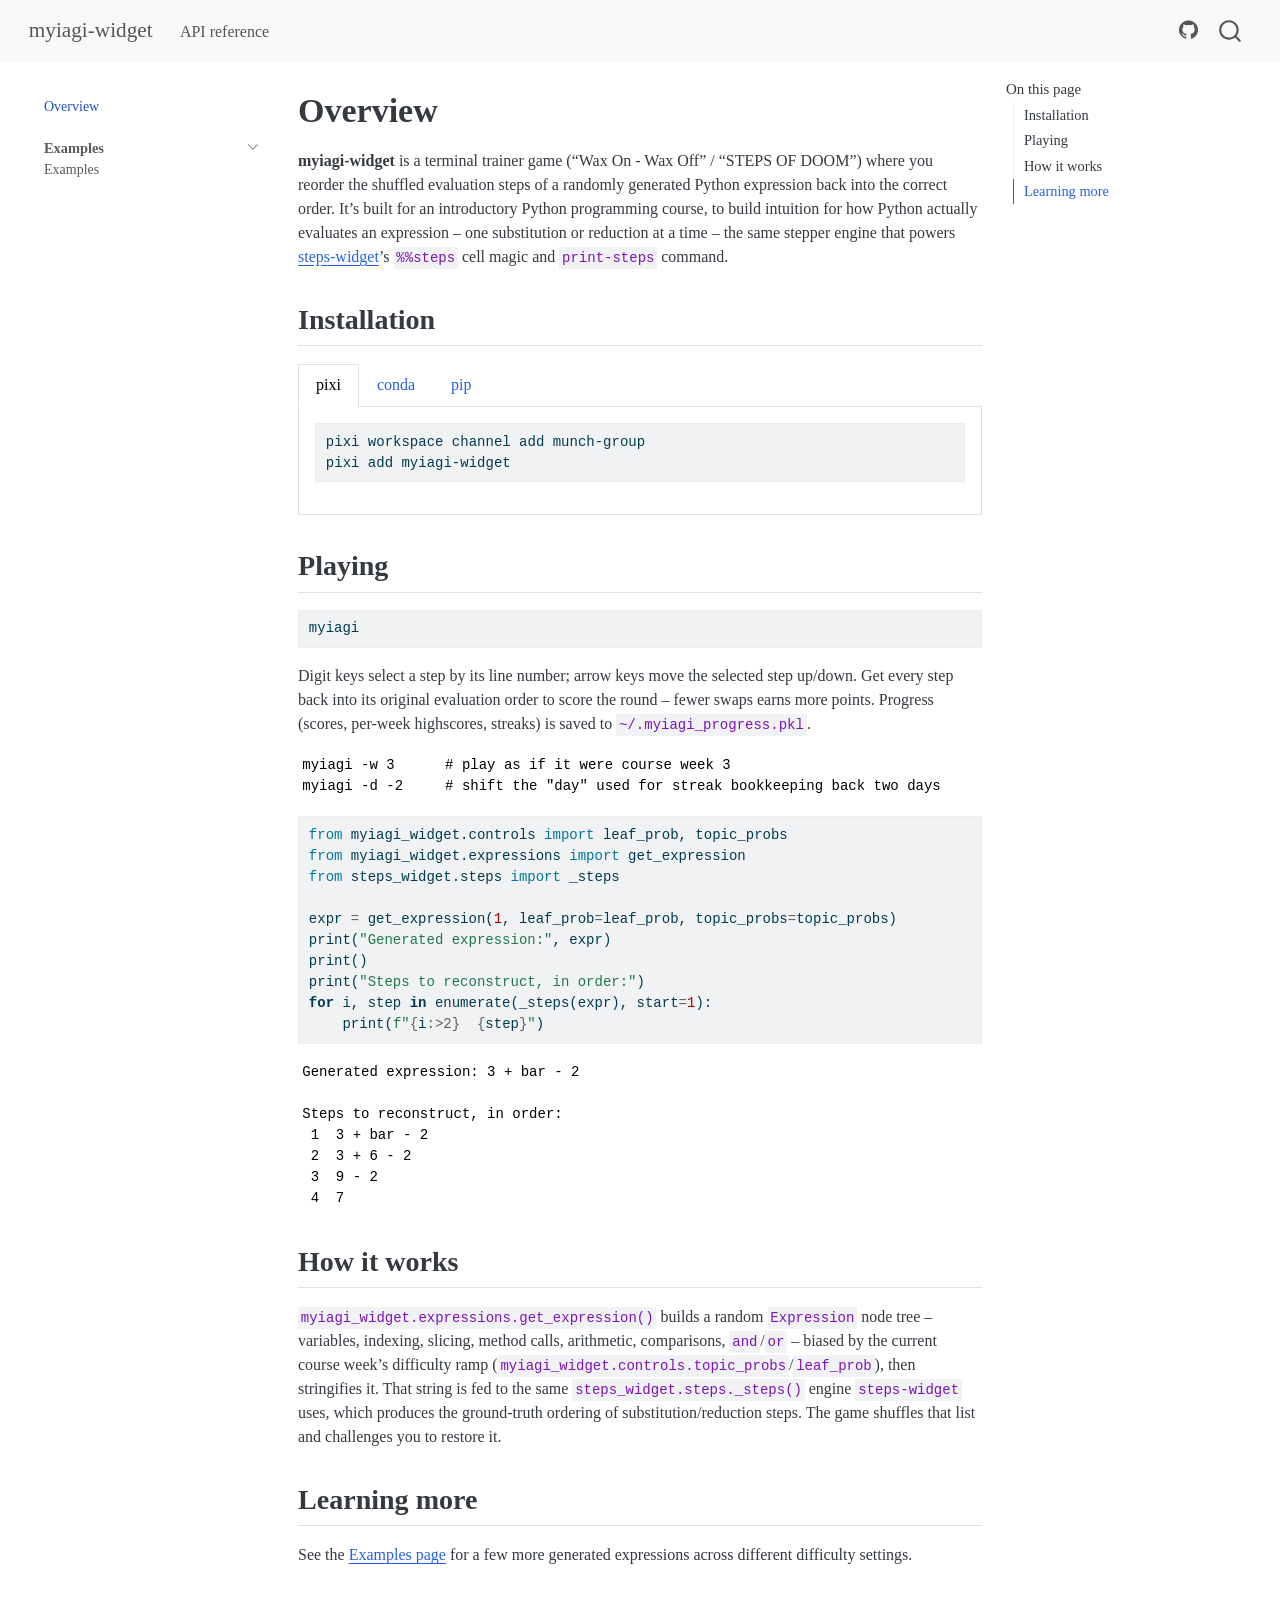
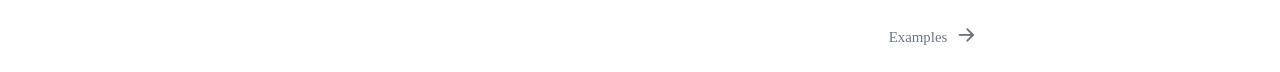
<file: index.html>
<html xmlns="http://www.w3.org/1999/xhtml">
<head>
  <title>Redirect</title>
  <script type="text/javascript">
    var redirects = {"":"pages/overview.html"};
    var hash = window.location.hash.startsWith('#') ? window.location.hash.slice(1) : window.location.hash;
    var redirect = redirects[hash] || redirects[""] || "/";
    window.document.title = 'Redirect to  ' +  redirect;
    if (!redirects[hash]) {
      redirect = redirect + window.location.hash;
    }
    redirect = redirect + window.location.search;
    window.location.replace(redirect);
  </script>
</head>
<body>
</body>
</html>
</file>
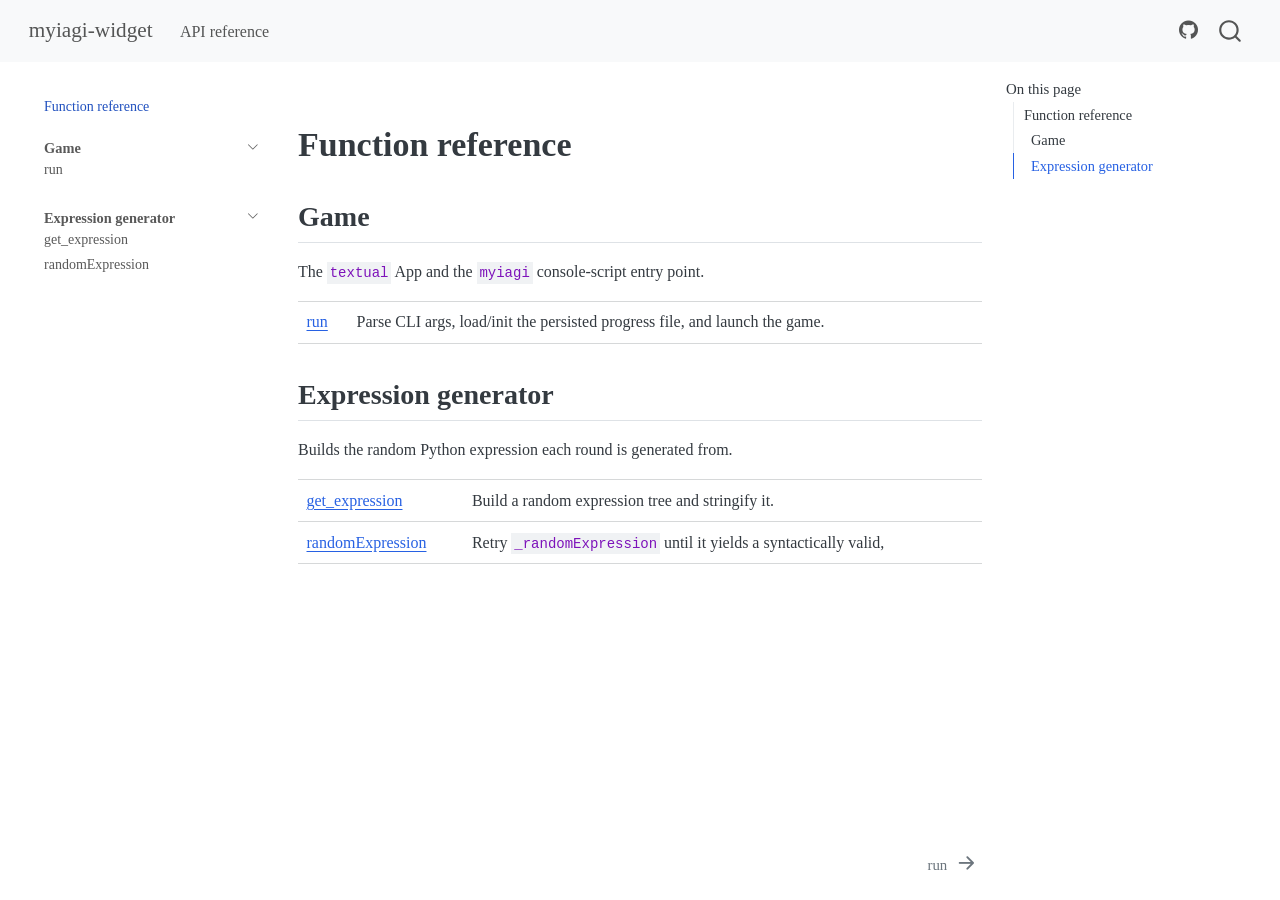
<file: api/index.html>
<!DOCTYPE html>
<html xmlns="http://www.w3.org/1999/xhtml" lang="en" xml:lang="en"><head>

<meta charset="utf-8">
<meta name="generator" content="quarto-1.9.38">

<meta name="viewport" content="width=device-width, initial-scale=1.0, user-scalable=yes">


<title>index – myiagi-widget</title>
<style>
/* Default styles provided by pandoc.
** See https://pandoc.org/MANUAL.html#variables-for-html for config info.
*/
code{white-space: pre-wrap;}
span.smallcaps{font-variant: small-caps;}
div.columns{display: flex; gap: min(4vw, 1.5em);}
div.column{flex: auto; overflow-x: auto;}
div.hanging-indent{margin-left: 1.5em; text-indent: -1.5em;}
ul.task-list{list-style: none;}
ul.task-list li input[type="checkbox"] {
  width: 0.8em;
  margin: 0 0.8em 0.2em -1em; /* quarto-specific, see https://github.com/quarto-dev/quarto-cli/issues/4556 */ 
  vertical-align: middle;
}
</style>


<script src="../site_libs/quarto-nav/quarto-nav.js"></script>
<script src="../site_libs/quarto-nav/headroom.min.js"></script>
<script src="../site_libs/clipboard/clipboard.min.js"></script>
<script src="../site_libs/quarto-search/autocomplete.umd.js"></script>
<script src="../site_libs/quarto-search/fuse.min.js"></script>
<script src="../site_libs/quarto-search/quarto-search.js"></script>
<meta name="quarto:offset" content="../">
<link href="../api/run.html" rel="next">
<script src="../site_libs/quarto-html/quarto.js" type="module"></script>
<script src="../site_libs/quarto-html/tabsets/tabsets.js" type="module"></script>
<script src="../site_libs/quarto-html/popper.min.js"></script>
<script src="../site_libs/quarto-html/tippy.umd.min.js"></script>
<script src="../site_libs/quarto-html/anchor.min.js"></script>
<link href="../site_libs/quarto-html/tippy.css" rel="stylesheet">
<link href="../site_libs/quarto-html/quarto-syntax-highlighting-15634bcf2e68342d4ad2dfa704d543f6.css" rel="stylesheet" id="quarto-text-highlighting-styles">
<script src="../site_libs/bootstrap/bootstrap.min.js"></script>
<link href="../site_libs/bootstrap/bootstrap-icons.css" rel="stylesheet">
<link href="../site_libs/bootstrap/bootstrap-c98d9d0b3b0a085d3ddf71e6e91476d8.min.css" rel="stylesheet" append-hash="true" id="quarto-bootstrap" data-mode="light">
<script id="quarto-search-options" type="application/json">{
  "location": "navbar",
  "copy-button": false,
  "collapse-after": 3,
  "panel-placement": "end",
  "type": "overlay",
  "limit": 50,
  "keyboard-shortcut": [
    "f",
    "/",
    "s"
  ],
  "show-item-context": false,
  "language": {
    "search-no-results-text": "No results",
    "search-matching-documents-text": "matching documents",
    "search-copy-link-title": "Copy link to search",
    "search-hide-matches-text": "Hide additional matches",
    "search-more-match-text": "more match in this document",
    "search-more-matches-text": "more matches in this document",
    "search-clear-button-title": "Clear",
    "search-text-placeholder": "",
    "search-detached-cancel-button-title": "Cancel",
    "search-submit-button-title": "Submit",
    "search-label": "Search"
  }
}</script>


<link rel="stylesheet" href="../api/_styles-quartodoc.css">
<link rel="stylesheet" href="../styles.css">
</head>

<body class="nav-sidebar floating nav-fixed quarto-light">

<div id="quarto-search-results"></div>
  <header id="quarto-header" class="headroom fixed-top">
    <nav class="navbar navbar-expand-lg " data-bs-theme="dark">
      <div class="navbar-container container-fluid">
      <div class="navbar-brand-container mx-auto">
    <a class="navbar-brand" href="../index.html">
    <span class="navbar-title">myiagi-widget</span>
    </a>
  </div>
            <div id="quarto-search" class="" title="Search"></div>
          <button class="navbar-toggler" type="button" data-bs-toggle="collapse" data-bs-target="#navbarCollapse" aria-controls="navbarCollapse" role="menu" aria-expanded="false" aria-label="Toggle navigation" onclick="if (window.quartoToggleHeadroom) { window.quartoToggleHeadroom(); }">
  <span class="navbar-toggler-icon"></span>
</button>
          <div class="collapse navbar-collapse" id="navbarCollapse">
            <ul class="navbar-nav navbar-nav-scroll me-auto">
  <li class="nav-item">
    <a class="nav-link" href="../api/"> 
<span class="menu-text">API reference</span></a>
  </li>  
</ul>
            <ul class="navbar-nav navbar-nav-scroll ms-auto">
  <li class="nav-item compact">
    <a class="nav-link" href="https://github.com/munch-group/myiagi-widget/"> <i class="bi bi-github" role="img">
</i> 
<span class="menu-text"></span></a>
  </li>  
</ul>
          </div> <!-- /navcollapse -->
            <div class="quarto-navbar-tools">
</div>
      </div> <!-- /container-fluid -->
    </nav>
  <nav class="quarto-secondary-nav">
    <div class="container-fluid d-flex">
      <button type="button" class="quarto-btn-toggle btn" data-bs-toggle="collapse" role="button" data-bs-target=".quarto-sidebar-collapse-item" aria-controls="quarto-sidebar" aria-expanded="false" aria-label="Toggle sidebar navigation" onclick="if (window.quartoToggleHeadroom) { window.quartoToggleHeadroom(); }">
        <i class="bi bi-layout-text-sidebar-reverse"></i>
      </button>
        <nav class="quarto-page-breadcrumbs" aria-label="breadcrumb"><ol class="breadcrumb"><li class="breadcrumb-item"><a href="../api/index.html">Function reference</a></li></ol></nav>
        <a class="flex-grow-1" role="navigation" data-bs-toggle="collapse" data-bs-target=".quarto-sidebar-collapse-item" aria-controls="quarto-sidebar" aria-expanded="false" aria-label="Toggle sidebar navigation" onclick="if (window.quartoToggleHeadroom) { window.quartoToggleHeadroom(); }">      
        </a>
    </div>
  </nav>
</header>
<!-- content -->
<div id="quarto-content" class="quarto-container page-columns page-rows-contents page-layout-article page-navbar">
<!-- sidebar -->
  <nav id="quarto-sidebar" class="sidebar collapse collapse-horizontal quarto-sidebar-collapse-item sidebar-navigation floating overflow-auto">
    <div class="sidebar-menu-container"> 
    <ul class="list-unstyled mt-1">
        <li class="sidebar-item">
  <div class="sidebar-item-container"> 
  <a href="../api/index.html" class="sidebar-item-text sidebar-link active">
 <span class="menu-text">Function reference</span></a>
  </div>
</li>
        <li class="sidebar-item sidebar-item-section">
      <div class="sidebar-item-container"> 
            <a class="sidebar-item-text sidebar-link text-start" data-bs-toggle="collapse" data-bs-target="#quarto-sidebar-section-1" role="navigation" aria-expanded="true">
 <span class="menu-text">Game</span></a>
          <a class="sidebar-item-toggle text-start" data-bs-toggle="collapse" data-bs-target="#quarto-sidebar-section-1" role="navigation" aria-expanded="true" aria-label="Toggle section">
            <i class="bi bi-chevron-right ms-2"></i>
          </a> 
      </div>
      <ul id="quarto-sidebar-section-1" class="collapse list-unstyled sidebar-section depth1 show">  
          <li class="sidebar-item">
  <div class="sidebar-item-container"> 
  <a href="../api/run.html" class="sidebar-item-text sidebar-link">
 <span class="menu-text">run</span></a>
  </div>
</li>
      </ul>
  </li>
        <li class="sidebar-item sidebar-item-section">
      <div class="sidebar-item-container"> 
            <a class="sidebar-item-text sidebar-link text-start" data-bs-toggle="collapse" data-bs-target="#quarto-sidebar-section-2" role="navigation" aria-expanded="true">
 <span class="menu-text">Expression generator</span></a>
          <a class="sidebar-item-toggle text-start" data-bs-toggle="collapse" data-bs-target="#quarto-sidebar-section-2" role="navigation" aria-expanded="true" aria-label="Toggle section">
            <i class="bi bi-chevron-right ms-2"></i>
          </a> 
      </div>
      <ul id="quarto-sidebar-section-2" class="collapse list-unstyled sidebar-section depth1 show">  
          <li class="sidebar-item">
  <div class="sidebar-item-container"> 
  <a href="../api/get_expression.html" class="sidebar-item-text sidebar-link">
 <span class="menu-text">get_expression</span></a>
  </div>
</li>
          <li class="sidebar-item">
  <div class="sidebar-item-container"> 
  <a href="../api/randomExpression.html" class="sidebar-item-text sidebar-link">
 <span class="menu-text">randomExpression</span></a>
  </div>
</li>
      </ul>
  </li>
    </ul>
    </div>
</nav>
<div id="quarto-sidebar-glass" class="quarto-sidebar-collapse-item" data-bs-toggle="collapse" data-bs-target=".quarto-sidebar-collapse-item"></div>
<!-- margin-sidebar -->
    <div id="quarto-margin-sidebar" class="sidebar margin-sidebar">
        <nav id="TOC" role="doc-toc" class="toc-active">
    <h2 id="toc-title">On this page</h2>
   
  <ul>
  <li><a href="#function-reference" id="toc-function-reference" class="nav-link active" data-scroll-target="#function-reference">Function reference</a>
  <ul class="collapse">
  <li><a href="#game" id="toc-game" class="nav-link" data-scroll-target="#game">Game</a></li>
  <li><a href="#expression-generator" id="toc-expression-generator" class="nav-link" data-scroll-target="#expression-generator">Expression generator</a></li>
  </ul></li>
  </ul>
</nav>
    </div>
<!-- main -->
<main class="content" id="quarto-document-content"><header id="title-block-header" class="quarto-title-block"></header>




<section id="function-reference" class="level1 doc doc-index">
<h1 class="doc doc-index">Function reference</h1>
<section id="game" class="level2">
<h2 class="anchored" data-anchor-id="game">Game</h2>
<p>The <code>textual</code> App and the <code>myiagi</code> console-script entry point.</p>
<table class="caption-top table">
<tbody>
<tr class="odd">
<td><a href="../api/run.html#myiagi_widget.app.run">run</a></td>
<td>Parse CLI args, load/init the persisted progress file, and launch the game.</td>
</tr>
</tbody>
</table>
</section>
<section id="expression-generator" class="level2">
<h2 class="anchored" data-anchor-id="expression-generator">Expression generator</h2>
<p>Builds the random Python expression each round is generated from.</p>
<table class="caption-top table">
<tbody>
<tr class="odd">
<td><a href="../api/get_expression.html#myiagi_widget.expressions.get_expression">get_expression</a></td>
<td>Build a random expression tree and stringify it.</td>
</tr>
<tr class="even">
<td><a href="../api/randomExpression.html#myiagi_widget.expressions.randomExpression">randomExpression</a></td>
<td>Retry <code>_randomExpression</code> until it yields a syntactically valid,</td>
</tr>
</tbody>
</table>


</section>
</section>

</main> <!-- /main -->
<script id="quarto-html-after-body" type="application/javascript">
  window.document.addEventListener("DOMContentLoaded", function (event) {
    const icon = "";
    const anchorJS = new window.AnchorJS();
    anchorJS.options = {
      placement: 'right',
      icon: icon
    };
    anchorJS.add('.anchored');
    const isCodeAnnotation = (el) => {
      for (const clz of el.classList) {
        if (clz.startsWith('code-annotation-')) {                     
          return true;
        }
      }
      return false;
    }
    const onCopySuccess = function(e) {
      // button target
      const button = e.trigger;
      // don't keep focus
      button.blur();
      // flash "checked"
      button.classList.add('code-copy-button-checked');
      var currentTitle = button.getAttribute("title");
      button.setAttribute("title", "Copied!");
      let tooltip;
      if (window.bootstrap) {
        button.setAttribute("data-bs-toggle", "tooltip");
        button.setAttribute("data-bs-placement", "left");
        button.setAttribute("data-bs-title", "Copied!");
        tooltip = new bootstrap.Tooltip(button, 
          { trigger: "manual", 
            customClass: "code-copy-button-tooltip",
            offset: [0, -8]});
        tooltip.show();    
      }
      setTimeout(function() {
        if (tooltip) {
          tooltip.hide();
          button.removeAttribute("data-bs-title");
          button.removeAttribute("data-bs-toggle");
          button.removeAttribute("data-bs-placement");
        }
        button.setAttribute("title", currentTitle);
        button.classList.remove('code-copy-button-checked');
      }, 1000);
      // clear code selection
      e.clearSelection();
    }
    const getTextToCopy = function(trigger) {
      const outerScaffold = trigger.parentElement.cloneNode(true);
      const codeEl = outerScaffold.querySelector('code');
      for (const childEl of codeEl.children) {
        if (isCodeAnnotation(childEl)) {
          childEl.remove();
        }
      }
      return codeEl.innerText;
    }
    const clipboard = new window.ClipboardJS('.code-copy-button:not([data-in-quarto-modal])', {
      text: getTextToCopy
    });
    clipboard.on('success', onCopySuccess);
    if (window.document.getElementById('quarto-embedded-source-code-modal')) {
      const clipboardModal = new window.ClipboardJS('.code-copy-button[data-in-quarto-modal]', {
        text: getTextToCopy,
        container: window.document.getElementById('quarto-embedded-source-code-modal')
      });
      clipboardModal.on('success', onCopySuccess);
    }
      var localhostRegex = new RegExp(/^(?:http|https):\/\/localhost\:?[0-9]*\//);
      var mailtoRegex = new RegExp(/^mailto:/);
        var filterRegex = new RegExp("https:\/\/munch-group\.github\.io\/myiagi-widget\/");
      var isInternal = (href) => {
          return filterRegex.test(href) || localhostRegex.test(href) || mailtoRegex.test(href);
      }
      // Inspect non-navigation links and adorn them if external
     var links = window.document.querySelectorAll('a[href]:not(.nav-link):not(.navbar-brand):not(.toc-action):not(.sidebar-link):not(.sidebar-item-toggle):not(.pagination-link):not(.no-external):not([aria-hidden]):not(.dropdown-item):not(.quarto-navigation-tool):not(.about-link)');
      for (var i=0; i<links.length; i++) {
        const link = links[i];
        if (!isInternal(link.href)) {
          // undo the damage that might have been done by quarto-nav.js in the case of
          // links that we want to consider external
          if (link.dataset.originalHref !== undefined) {
            link.href = link.dataset.originalHref;
          }
        }
      }
    function tippyHover(el, contentFn, onTriggerFn, onUntriggerFn) {
      const config = {
        allowHTML: true,
        maxWidth: 500,
        delay: 100,
        arrow: false,
        appendTo: function(el) {
            return el.parentElement;
        },
        interactive: true,
        interactiveBorder: 10,
        theme: 'quarto',
        placement: 'bottom-start',
      };
      if (contentFn) {
        config.content = contentFn;
      }
      if (onTriggerFn) {
        config.onTrigger = onTriggerFn;
      }
      if (onUntriggerFn) {
        config.onUntrigger = onUntriggerFn;
      }
      window.tippy(el, config); 
    }
    const noterefs = window.document.querySelectorAll('a[role="doc-noteref"]');
    for (var i=0; i<noterefs.length; i++) {
      const ref = noterefs[i];
      tippyHover(ref, function() {
        // use id or data attribute instead here
        let href = ref.getAttribute('data-footnote-href') || ref.getAttribute('href');
        try { href = new URL(href).hash; } catch {}
        const id = href.replace(/^#\/?/, "");
        const note = window.document.getElementById(id);
        if (note) {
          return note.innerHTML;
        } else {
          return "";
        }
      });
    }
    const xrefs = window.document.querySelectorAll('a.quarto-xref');
    const processXRef = (id, note) => {
      // Strip column container classes
      const stripColumnClz = (el) => {
        el.classList.remove("page-full", "page-columns");
        if (el.children) {
          for (const child of el.children) {
            stripColumnClz(child);
          }
        }
      }
      stripColumnClz(note)
      if (id === null || id.startsWith('sec-')) {
        // Special case sections, only their first couple elements
        const container = document.createElement("div");
        if (note.children && note.children.length > 2) {
          container.appendChild(note.children[0].cloneNode(true));
          for (let i = 1; i < note.children.length; i++) {
            const child = note.children[i];
            if (child.tagName === "P" && child.innerText === "") {
              continue;
            } else {
              container.appendChild(child.cloneNode(true));
              break;
            }
          }
          if (window.Quarto?.typesetMath) {
            window.Quarto.typesetMath(container);
          }
          return container.innerHTML
        } else {
          if (window.Quarto?.typesetMath) {
            window.Quarto.typesetMath(note);
          }
          return note.innerHTML;
        }
      } else {
        // Remove any anchor links if they are present
        const anchorLink = note.querySelector('a.anchorjs-link');
        if (anchorLink) {
          anchorLink.remove();
        }
        if (window.Quarto?.typesetMath) {
          window.Quarto.typesetMath(note);
        }
        if (note.classList.contains("callout")) {
          return note.outerHTML;
        } else {
          return note.innerHTML;
        }
      }
    }
    for (var i=0; i<xrefs.length; i++) {
      const xref = xrefs[i];
      tippyHover(xref, undefined, function(instance) {
        instance.disable();
        let url = xref.getAttribute('href');
        let hash = undefined; 
        if (url.startsWith('#')) {
          hash = url;
        } else {
          try { hash = new URL(url).hash; } catch {}
        }
        if (hash) {
          const id = hash.replace(/^#\/?/, "");
          const note = window.document.getElementById(id);
          if (note !== null) {
            try {
              const html = processXRef(id, note.cloneNode(true));
              instance.setContent(html);
            } finally {
              instance.enable();
              instance.show();
            }
          } else {
            // See if we can fetch this
            fetch(url.split('#')[0])
            .then(res => res.text())
            .then(html => {
              const parser = new DOMParser();
              const htmlDoc = parser.parseFromString(html, "text/html");
              const note = htmlDoc.getElementById(id);
              if (note !== null) {
                const html = processXRef(id, note);
                instance.setContent(html);
              } 
            }).finally(() => {
              instance.enable();
              instance.show();
            });
          }
        } else {
          // See if we can fetch a full url (with no hash to target)
          // This is a special case and we should probably do some content thinning / targeting
          fetch(url)
          .then(res => res.text())
          .then(html => {
            const parser = new DOMParser();
            const htmlDoc = parser.parseFromString(html, "text/html");
            const note = htmlDoc.querySelector('main.content');
            if (note !== null) {
              // This should only happen for chapter cross references
              // (since there is no id in the URL)
              // remove the first header
              if (note.children.length > 0 && note.children[0].tagName === "HEADER") {
                note.children[0].remove();
              }
              const html = processXRef(null, note);
              instance.setContent(html);
            } 
          }).finally(() => {
            instance.enable();
            instance.show();
          });
        }
      }, function(instance) {
      });
    }
        let selectedAnnoteEl;
        const selectorForAnnotation = ( cell, annotation) => {
          let cellAttr = 'data-code-cell="' + cell + '"';
          let lineAttr = 'data-code-annotation="' +  annotation + '"';
          const selector = 'span[' + cellAttr + '][' + lineAttr + ']';
          return selector;
        }
        const selectCodeLines = (annoteEl) => {
          const doc = window.document;
          const targetCell = annoteEl.getAttribute("data-target-cell");
          const targetAnnotation = annoteEl.getAttribute("data-target-annotation");
          const annoteSpan = window.document.querySelector(selectorForAnnotation(targetCell, targetAnnotation));
          const lines = annoteSpan.getAttribute("data-code-lines").split(",");
          const lineIds = lines.map((line) => {
            return targetCell + "-" + line;
          })
          let top = null;
          let height = null;
          let parent = null;
          if (lineIds.length > 0) {
              //compute the position of the single el (top and bottom and make a div)
              const el = window.document.getElementById(lineIds[0]);
              top = el.offsetTop;
              height = el.offsetHeight;
              parent = el.parentElement.parentElement;
            if (lineIds.length > 1) {
              const lastEl = window.document.getElementById(lineIds[lineIds.length - 1]);
              const bottom = lastEl.offsetTop + lastEl.offsetHeight;
              height = bottom - top;
            }
            if (top !== null && height !== null && parent !== null) {
              // cook up a div (if necessary) and position it 
              let div = window.document.getElementById("code-annotation-line-highlight");
              if (div === null) {
                div = window.document.createElement("div");
                div.setAttribute("id", "code-annotation-line-highlight");
                div.style.position = 'absolute';
                parent.appendChild(div);
              }
              div.style.top = top - 2 + "px";
              div.style.height = height + 4 + "px";
              div.style.left = 0;
              let gutterDiv = window.document.getElementById("code-annotation-line-highlight-gutter");
              if (gutterDiv === null) {
                gutterDiv = window.document.createElement("div");
                gutterDiv.setAttribute("id", "code-annotation-line-highlight-gutter");
                gutterDiv.style.position = 'absolute';
                const codeCell = window.document.getElementById(targetCell);
                const gutter = codeCell.querySelector('.code-annotation-gutter');
                gutter.appendChild(gutterDiv);
              }
              gutterDiv.style.top = top - 2 + "px";
              gutterDiv.style.height = height + 4 + "px";
            }
            selectedAnnoteEl = annoteEl;
          }
        };
        const unselectCodeLines = () => {
          const elementsIds = ["code-annotation-line-highlight", "code-annotation-line-highlight-gutter"];
          elementsIds.forEach((elId) => {
            const div = window.document.getElementById(elId);
            if (div) {
              div.remove();
            }
          });
          selectedAnnoteEl = undefined;
        };
          // Handle positioning of the toggle
      window.addEventListener(
        "resize",
        throttle(() => {
          elRect = undefined;
          if (selectedAnnoteEl) {
            selectCodeLines(selectedAnnoteEl);
          }
        }, 10)
      );
      function throttle(fn, ms) {
      let throttle = false;
      let timer;
        return (...args) => {
          if(!throttle) { // first call gets through
              fn.apply(this, args);
              throttle = true;
          } else { // all the others get throttled
              if(timer) clearTimeout(timer); // cancel #2
              timer = setTimeout(() => {
                fn.apply(this, args);
                timer = throttle = false;
              }, ms);
          }
        };
      }
        // Attach click handler to the DT
        const annoteDls = window.document.querySelectorAll('dt[data-target-cell]');
        for (const annoteDlNode of annoteDls) {
          annoteDlNode.addEventListener('click', (event) => {
            const clickedEl = event.target;
            if (clickedEl !== selectedAnnoteEl) {
              unselectCodeLines();
              const activeEl = window.document.querySelector('dt[data-target-cell].code-annotation-active');
              if (activeEl) {
                activeEl.classList.remove('code-annotation-active');
              }
              selectCodeLines(clickedEl);
              clickedEl.classList.add('code-annotation-active');
            } else {
              // Unselect the line
              unselectCodeLines();
              clickedEl.classList.remove('code-annotation-active');
            }
          });
        }
    const findCites = (el) => {
      const parentEl = el.parentElement;
      if (parentEl) {
        const cites = parentEl.dataset.cites;
        if (cites) {
          return {
            el,
            cites: cites.split(' ')
          };
        } else {
          return findCites(el.parentElement)
        }
      } else {
        return undefined;
      }
    };
    var bibliorefs = window.document.querySelectorAll('a[role="doc-biblioref"]');
    for (var i=0; i<bibliorefs.length; i++) {
      const ref = bibliorefs[i];
      const citeInfo = findCites(ref);
      if (citeInfo) {
        tippyHover(citeInfo.el, function() {
          var popup = window.document.createElement('div');
          citeInfo.cites.forEach(function(cite) {
            var citeDiv = window.document.createElement('div');
            citeDiv.classList.add('hanging-indent');
            citeDiv.classList.add('csl-entry');
            var biblioDiv = window.document.getElementById('ref-' + cite);
            if (biblioDiv) {
              citeDiv.innerHTML = biblioDiv.innerHTML;
            }
            popup.appendChild(citeDiv);
          });
          return popup.innerHTML;
        });
      }
    }
  });
  </script>
<nav class="page-navigation">
  <div class="nav-page nav-page-previous">
  </div>
  <div class="nav-page nav-page-next">
      <a href="../api/run.html" class="pagination-link" aria-label="run">
        <span class="nav-page-text">run</span> <i class="bi bi-arrow-right-short"></i>
      </a>
  </div>
</nav>
</div> <!-- /content -->




</body></html>
</file>
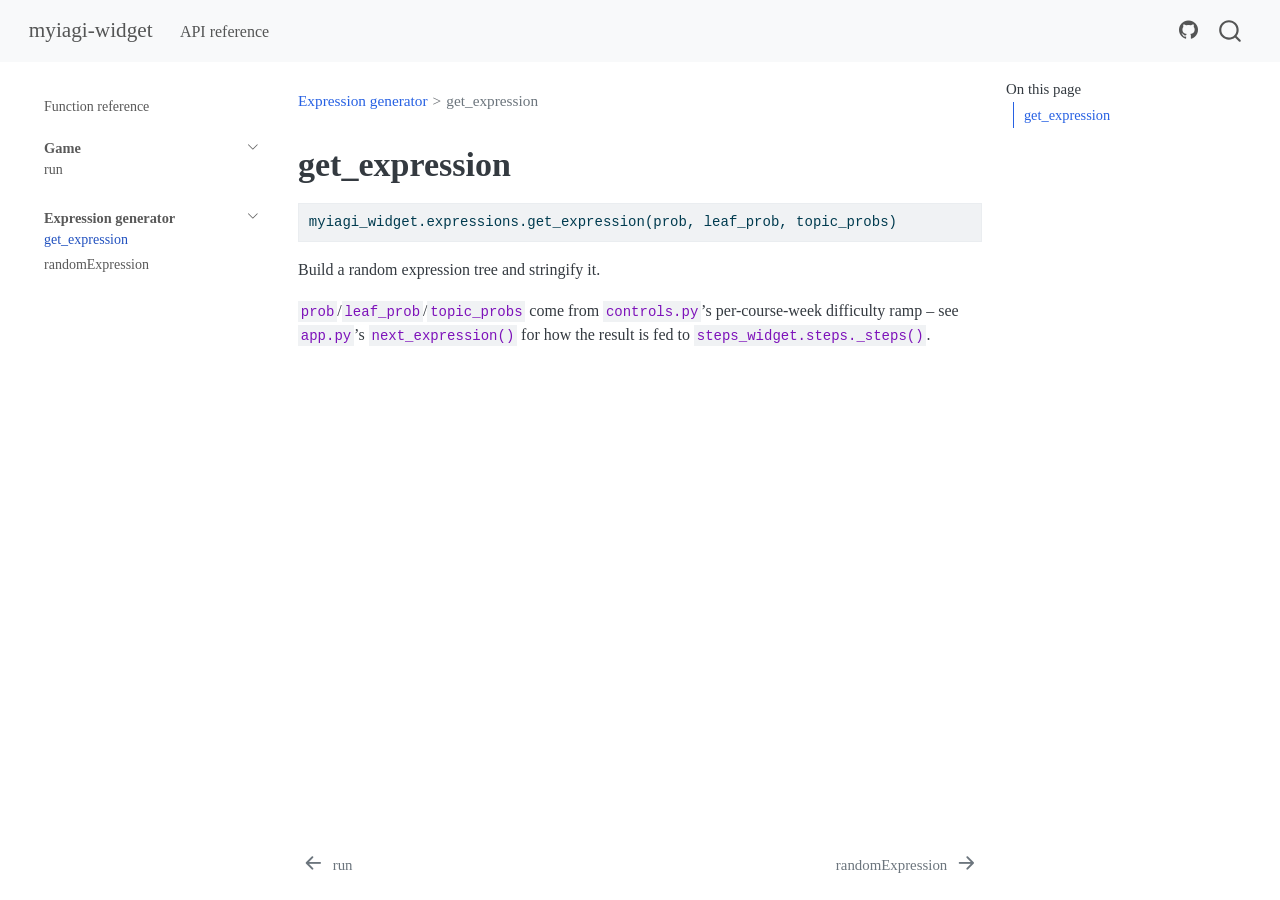
<file: api/get_expression.html>
<!DOCTYPE html>
<html xmlns="http://www.w3.org/1999/xhtml" lang="en" xml:lang="en"><head>

<meta charset="utf-8">
<meta name="generator" content="quarto-1.9.38">

<meta name="viewport" content="width=device-width, initial-scale=1.0, user-scalable=yes">


<title>get_expression – myiagi-widget</title>
<style>
/* Default styles provided by pandoc.
** See https://pandoc.org/MANUAL.html#variables-for-html for config info.
*/
code{white-space: pre-wrap;}
span.smallcaps{font-variant: small-caps;}
div.columns{display: flex; gap: min(4vw, 1.5em);}
div.column{flex: auto; overflow-x: auto;}
div.hanging-indent{margin-left: 1.5em; text-indent: -1.5em;}
ul.task-list{list-style: none;}
ul.task-list li input[type="checkbox"] {
  width: 0.8em;
  margin: 0 0.8em 0.2em -1em; /* quarto-specific, see https://github.com/quarto-dev/quarto-cli/issues/4556 */ 
  vertical-align: middle;
}
/* CSS for syntax highlighting */
html { -webkit-text-size-adjust: 100%; }
pre > code.sourceCode { white-space: pre; position: relative; }
pre > code.sourceCode > span { display: inline-block; line-height: 1.25; }
pre > code.sourceCode > span:empty { height: 1.2em; }
.sourceCode { overflow: visible; }
code.sourceCode > span { color: inherit; text-decoration: inherit; }
div.sourceCode { margin: 1em 0; }
pre.sourceCode { margin: 0; }
@media screen {
div.sourceCode { overflow: auto; }
}
@media print {
pre > code.sourceCode { white-space: pre-wrap; }
pre > code.sourceCode > span { text-indent: -5em; padding-left: 5em; }
}
pre.numberSource code
  { counter-reset: source-line 0; }
pre.numberSource code > span
  { position: relative; left: -4em; counter-increment: source-line; }
pre.numberSource code > span > a:first-child::before
  { content: counter(source-line);
    position: relative; left: -1em; text-align: right; vertical-align: baseline;
    border: none; display: inline-block;
    -webkit-touch-callout: none; -webkit-user-select: none;
    -khtml-user-select: none; -moz-user-select: none;
    -ms-user-select: none; user-select: none;
    padding: 0 4px; width: 4em;
  }
pre.numberSource { margin-left: 3em;  padding-left: 4px; }
div.sourceCode
  {   }
@media screen {
pre > code.sourceCode > span > a:first-child::before { text-decoration: underline; }
}
</style>


<script src="../site_libs/quarto-nav/quarto-nav.js"></script>
<script src="../site_libs/quarto-nav/headroom.min.js"></script>
<script src="../site_libs/clipboard/clipboard.min.js"></script>
<script src="../site_libs/quarto-search/autocomplete.umd.js"></script>
<script src="../site_libs/quarto-search/fuse.min.js"></script>
<script src="../site_libs/quarto-search/quarto-search.js"></script>
<meta name="quarto:offset" content="../">
<link href="../api/randomExpression.html" rel="next">
<link href="../api/run.html" rel="prev">
<script src="../site_libs/quarto-html/quarto.js" type="module"></script>
<script src="../site_libs/quarto-html/tabsets/tabsets.js" type="module"></script>
<script src="../site_libs/quarto-html/popper.min.js"></script>
<script src="../site_libs/quarto-html/tippy.umd.min.js"></script>
<script src="../site_libs/quarto-html/anchor.min.js"></script>
<link href="../site_libs/quarto-html/tippy.css" rel="stylesheet">
<link href="../site_libs/quarto-html/quarto-syntax-highlighting-15634bcf2e68342d4ad2dfa704d543f6.css" rel="stylesheet" id="quarto-text-highlighting-styles">
<script src="../site_libs/bootstrap/bootstrap.min.js"></script>
<link href="../site_libs/bootstrap/bootstrap-icons.css" rel="stylesheet">
<link href="../site_libs/bootstrap/bootstrap-c98d9d0b3b0a085d3ddf71e6e91476d8.min.css" rel="stylesheet" append-hash="true" id="quarto-bootstrap" data-mode="light">
<script id="quarto-search-options" type="application/json">{
  "location": "navbar",
  "copy-button": false,
  "collapse-after": 3,
  "panel-placement": "end",
  "type": "overlay",
  "limit": 50,
  "keyboard-shortcut": [
    "f",
    "/",
    "s"
  ],
  "show-item-context": false,
  "language": {
    "search-no-results-text": "No results",
    "search-matching-documents-text": "matching documents",
    "search-copy-link-title": "Copy link to search",
    "search-hide-matches-text": "Hide additional matches",
    "search-more-match-text": "more match in this document",
    "search-more-matches-text": "more matches in this document",
    "search-clear-button-title": "Clear",
    "search-text-placeholder": "",
    "search-detached-cancel-button-title": "Cancel",
    "search-submit-button-title": "Submit",
    "search-label": "Search"
  }
}</script>


<link rel="stylesheet" href="../api/_styles-quartodoc.css">
<link rel="stylesheet" href="../styles.css">
</head>

<body class="nav-sidebar floating nav-fixed quarto-light">

<div id="quarto-search-results"></div>
  <header id="quarto-header" class="headroom fixed-top">
    <nav class="navbar navbar-expand-lg " data-bs-theme="dark">
      <div class="navbar-container container-fluid">
      <div class="navbar-brand-container mx-auto">
    <a class="navbar-brand" href="../index.html">
    <span class="navbar-title">myiagi-widget</span>
    </a>
  </div>
            <div id="quarto-search" class="" title="Search"></div>
          <button class="navbar-toggler" type="button" data-bs-toggle="collapse" data-bs-target="#navbarCollapse" aria-controls="navbarCollapse" role="menu" aria-expanded="false" aria-label="Toggle navigation" onclick="if (window.quartoToggleHeadroom) { window.quartoToggleHeadroom(); }">
  <span class="navbar-toggler-icon"></span>
</button>
          <div class="collapse navbar-collapse" id="navbarCollapse">
            <ul class="navbar-nav navbar-nav-scroll me-auto">
  <li class="nav-item">
    <a class="nav-link" href="../api/"> 
<span class="menu-text">API reference</span></a>
  </li>  
</ul>
            <ul class="navbar-nav navbar-nav-scroll ms-auto">
  <li class="nav-item compact">
    <a class="nav-link" href="https://github.com/munch-group/myiagi-widget/"> <i class="bi bi-github" role="img">
</i> 
<span class="menu-text"></span></a>
  </li>  
</ul>
          </div> <!-- /navcollapse -->
            <div class="quarto-navbar-tools">
</div>
      </div> <!-- /container-fluid -->
    </nav>
  <nav class="quarto-secondary-nav">
    <div class="container-fluid d-flex">
      <button type="button" class="quarto-btn-toggle btn" data-bs-toggle="collapse" role="button" data-bs-target=".quarto-sidebar-collapse-item" aria-controls="quarto-sidebar" aria-expanded="false" aria-label="Toggle sidebar navigation" onclick="if (window.quartoToggleHeadroom) { window.quartoToggleHeadroom(); }">
        <i class="bi bi-layout-text-sidebar-reverse"></i>
      </button>
        <nav class="quarto-page-breadcrumbs" aria-label="breadcrumb"><ol class="breadcrumb"><li class="breadcrumb-item"><a href="../api/get_expression.html">Expression generator</a></li><li class="breadcrumb-item"><a href="../api/get_expression.html">get_expression</a></li></ol></nav>
        <a class="flex-grow-1" role="navigation" data-bs-toggle="collapse" data-bs-target=".quarto-sidebar-collapse-item" aria-controls="quarto-sidebar" aria-expanded="false" aria-label="Toggle sidebar navigation" onclick="if (window.quartoToggleHeadroom) { window.quartoToggleHeadroom(); }">      
        </a>
    </div>
  </nav>
</header>
<!-- content -->
<div id="quarto-content" class="quarto-container page-columns page-rows-contents page-layout-article page-navbar">
<!-- sidebar -->
  <nav id="quarto-sidebar" class="sidebar collapse collapse-horizontal quarto-sidebar-collapse-item sidebar-navigation floating overflow-auto">
    <div class="sidebar-menu-container"> 
    <ul class="list-unstyled mt-1">
        <li class="sidebar-item">
  <div class="sidebar-item-container"> 
  <a href="../api/index.html" class="sidebar-item-text sidebar-link">
 <span class="menu-text">Function reference</span></a>
  </div>
</li>
        <li class="sidebar-item sidebar-item-section">
      <div class="sidebar-item-container"> 
            <a class="sidebar-item-text sidebar-link text-start" data-bs-toggle="collapse" data-bs-target="#quarto-sidebar-section-1" role="navigation" aria-expanded="true">
 <span class="menu-text">Game</span></a>
          <a class="sidebar-item-toggle text-start" data-bs-toggle="collapse" data-bs-target="#quarto-sidebar-section-1" role="navigation" aria-expanded="true" aria-label="Toggle section">
            <i class="bi bi-chevron-right ms-2"></i>
          </a> 
      </div>
      <ul id="quarto-sidebar-section-1" class="collapse list-unstyled sidebar-section depth1 show">  
          <li class="sidebar-item">
  <div class="sidebar-item-container"> 
  <a href="../api/run.html" class="sidebar-item-text sidebar-link">
 <span class="menu-text">run</span></a>
  </div>
</li>
      </ul>
  </li>
        <li class="sidebar-item sidebar-item-section">
      <div class="sidebar-item-container"> 
            <a class="sidebar-item-text sidebar-link text-start" data-bs-toggle="collapse" data-bs-target="#quarto-sidebar-section-2" role="navigation" aria-expanded="true">
 <span class="menu-text">Expression generator</span></a>
          <a class="sidebar-item-toggle text-start" data-bs-toggle="collapse" data-bs-target="#quarto-sidebar-section-2" role="navigation" aria-expanded="true" aria-label="Toggle section">
            <i class="bi bi-chevron-right ms-2"></i>
          </a> 
      </div>
      <ul id="quarto-sidebar-section-2" class="collapse list-unstyled sidebar-section depth1 show">  
          <li class="sidebar-item">
  <div class="sidebar-item-container"> 
  <a href="../api/get_expression.html" class="sidebar-item-text sidebar-link active">
 <span class="menu-text">get_expression</span></a>
  </div>
</li>
          <li class="sidebar-item">
  <div class="sidebar-item-container"> 
  <a href="../api/randomExpression.html" class="sidebar-item-text sidebar-link">
 <span class="menu-text">randomExpression</span></a>
  </div>
</li>
      </ul>
  </li>
    </ul>
    </div>
</nav>
<div id="quarto-sidebar-glass" class="quarto-sidebar-collapse-item" data-bs-toggle="collapse" data-bs-target=".quarto-sidebar-collapse-item"></div>
<!-- margin-sidebar -->
    <div id="quarto-margin-sidebar" class="sidebar margin-sidebar">
        <nav id="TOC" role="doc-toc" class="toc-active">
    <h2 id="toc-title">On this page</h2>
   
  <ul>
  <li><a href="#myiagi_widget.expressions.get_expression" id="toc-myiagi_widget.expressions.get_expression" class="nav-link active" data-scroll-target="#myiagi_widget.expressions.get_expression">get_expression</a></li>
  </ul>
</nav>
    </div>
<!-- main -->
<main class="content" id="quarto-document-content"><header id="title-block-header" class="quarto-title-block"><nav class="quarto-page-breadcrumbs quarto-title-breadcrumbs d-none d-lg-block" aria-label="breadcrumb"><ol class="breadcrumb"><li class="breadcrumb-item"><a href="../api/get_expression.html">Expression generator</a></li><li class="breadcrumb-item"><a href="../api/get_expression.html">get_expression</a></li></ol></nav></header>




<section id="myiagi_widget.expressions.get_expression" class="level1">
<h1>get_expression</h1>
<div class="code-copy-outer-scaffold"><div class="sourceCode" id="cb1"><pre class="sourceCode python code-with-copy"><code class="sourceCode python"><span id="cb1-1"><a href="#cb1-1" aria-hidden="true" tabindex="-1"></a>myiagi_widget.expressions.get_expression(prob, leaf_prob, topic_probs)</span></code></pre></div><button title="Copy to Clipboard" class="code-copy-button"><i class="bi"></i></button></div>
<p>Build a random expression tree and stringify it.</p>
<p><code>prob</code>/<code>leaf_prob</code>/<code>topic_probs</code> come from <code>controls.py</code>’s per-course-week difficulty ramp – see <code>app.py</code>’s <code>next_expression()</code> for how the result is fed to <code>steps_widget.steps._steps()</code>.</p>


</section>

</main> <!-- /main -->
<script id="quarto-html-after-body" type="application/javascript">
  window.document.addEventListener("DOMContentLoaded", function (event) {
    const icon = "";
    const anchorJS = new window.AnchorJS();
    anchorJS.options = {
      placement: 'right',
      icon: icon
    };
    anchorJS.add('.anchored');
    const isCodeAnnotation = (el) => {
      for (const clz of el.classList) {
        if (clz.startsWith('code-annotation-')) {                     
          return true;
        }
      }
      return false;
    }
    const onCopySuccess = function(e) {
      // button target
      const button = e.trigger;
      // don't keep focus
      button.blur();
      // flash "checked"
      button.classList.add('code-copy-button-checked');
      var currentTitle = button.getAttribute("title");
      button.setAttribute("title", "Copied!");
      let tooltip;
      if (window.bootstrap) {
        button.setAttribute("data-bs-toggle", "tooltip");
        button.setAttribute("data-bs-placement", "left");
        button.setAttribute("data-bs-title", "Copied!");
        tooltip = new bootstrap.Tooltip(button, 
          { trigger: "manual", 
            customClass: "code-copy-button-tooltip",
            offset: [0, -8]});
        tooltip.show();    
      }
      setTimeout(function() {
        if (tooltip) {
          tooltip.hide();
          button.removeAttribute("data-bs-title");
          button.removeAttribute("data-bs-toggle");
          button.removeAttribute("data-bs-placement");
        }
        button.setAttribute("title", currentTitle);
        button.classList.remove('code-copy-button-checked');
      }, 1000);
      // clear code selection
      e.clearSelection();
    }
    const getTextToCopy = function(trigger) {
      const outerScaffold = trigger.parentElement.cloneNode(true);
      const codeEl = outerScaffold.querySelector('code');
      for (const childEl of codeEl.children) {
        if (isCodeAnnotation(childEl)) {
          childEl.remove();
        }
      }
      return codeEl.innerText;
    }
    const clipboard = new window.ClipboardJS('.code-copy-button:not([data-in-quarto-modal])', {
      text: getTextToCopy
    });
    clipboard.on('success', onCopySuccess);
    if (window.document.getElementById('quarto-embedded-source-code-modal')) {
      const clipboardModal = new window.ClipboardJS('.code-copy-button[data-in-quarto-modal]', {
        text: getTextToCopy,
        container: window.document.getElementById('quarto-embedded-source-code-modal')
      });
      clipboardModal.on('success', onCopySuccess);
    }
      var localhostRegex = new RegExp(/^(?:http|https):\/\/localhost\:?[0-9]*\//);
      var mailtoRegex = new RegExp(/^mailto:/);
        var filterRegex = new RegExp("https:\/\/munch-group\.github\.io\/myiagi-widget\/");
      var isInternal = (href) => {
          return filterRegex.test(href) || localhostRegex.test(href) || mailtoRegex.test(href);
      }
      // Inspect non-navigation links and adorn them if external
     var links = window.document.querySelectorAll('a[href]:not(.nav-link):not(.navbar-brand):not(.toc-action):not(.sidebar-link):not(.sidebar-item-toggle):not(.pagination-link):not(.no-external):not([aria-hidden]):not(.dropdown-item):not(.quarto-navigation-tool):not(.about-link)');
      for (var i=0; i<links.length; i++) {
        const link = links[i];
        if (!isInternal(link.href)) {
          // undo the damage that might have been done by quarto-nav.js in the case of
          // links that we want to consider external
          if (link.dataset.originalHref !== undefined) {
            link.href = link.dataset.originalHref;
          }
        }
      }
    function tippyHover(el, contentFn, onTriggerFn, onUntriggerFn) {
      const config = {
        allowHTML: true,
        maxWidth: 500,
        delay: 100,
        arrow: false,
        appendTo: function(el) {
            return el.parentElement;
        },
        interactive: true,
        interactiveBorder: 10,
        theme: 'quarto',
        placement: 'bottom-start',
      };
      if (contentFn) {
        config.content = contentFn;
      }
      if (onTriggerFn) {
        config.onTrigger = onTriggerFn;
      }
      if (onUntriggerFn) {
        config.onUntrigger = onUntriggerFn;
      }
      window.tippy(el, config); 
    }
    const noterefs = window.document.querySelectorAll('a[role="doc-noteref"]');
    for (var i=0; i<noterefs.length; i++) {
      const ref = noterefs[i];
      tippyHover(ref, function() {
        // use id or data attribute instead here
        let href = ref.getAttribute('data-footnote-href') || ref.getAttribute('href');
        try { href = new URL(href).hash; } catch {}
        const id = href.replace(/^#\/?/, "");
        const note = window.document.getElementById(id);
        if (note) {
          return note.innerHTML;
        } else {
          return "";
        }
      });
    }
    const xrefs = window.document.querySelectorAll('a.quarto-xref');
    const processXRef = (id, note) => {
      // Strip column container classes
      const stripColumnClz = (el) => {
        el.classList.remove("page-full", "page-columns");
        if (el.children) {
          for (const child of el.children) {
            stripColumnClz(child);
          }
        }
      }
      stripColumnClz(note)
      if (id === null || id.startsWith('sec-')) {
        // Special case sections, only their first couple elements
        const container = document.createElement("div");
        if (note.children && note.children.length > 2) {
          container.appendChild(note.children[0].cloneNode(true));
          for (let i = 1; i < note.children.length; i++) {
            const child = note.children[i];
            if (child.tagName === "P" && child.innerText === "") {
              continue;
            } else {
              container.appendChild(child.cloneNode(true));
              break;
            }
          }
          if (window.Quarto?.typesetMath) {
            window.Quarto.typesetMath(container);
          }
          return container.innerHTML
        } else {
          if (window.Quarto?.typesetMath) {
            window.Quarto.typesetMath(note);
          }
          return note.innerHTML;
        }
      } else {
        // Remove any anchor links if they are present
        const anchorLink = note.querySelector('a.anchorjs-link');
        if (anchorLink) {
          anchorLink.remove();
        }
        if (window.Quarto?.typesetMath) {
          window.Quarto.typesetMath(note);
        }
        if (note.classList.contains("callout")) {
          return note.outerHTML;
        } else {
          return note.innerHTML;
        }
      }
    }
    for (var i=0; i<xrefs.length; i++) {
      const xref = xrefs[i];
      tippyHover(xref, undefined, function(instance) {
        instance.disable();
        let url = xref.getAttribute('href');
        let hash = undefined; 
        if (url.startsWith('#')) {
          hash = url;
        } else {
          try { hash = new URL(url).hash; } catch {}
        }
        if (hash) {
          const id = hash.replace(/^#\/?/, "");
          const note = window.document.getElementById(id);
          if (note !== null) {
            try {
              const html = processXRef(id, note.cloneNode(true));
              instance.setContent(html);
            } finally {
              instance.enable();
              instance.show();
            }
          } else {
            // See if we can fetch this
            fetch(url.split('#')[0])
            .then(res => res.text())
            .then(html => {
              const parser = new DOMParser();
              const htmlDoc = parser.parseFromString(html, "text/html");
              const note = htmlDoc.getElementById(id);
              if (note !== null) {
                const html = processXRef(id, note);
                instance.setContent(html);
              } 
            }).finally(() => {
              instance.enable();
              instance.show();
            });
          }
        } else {
          // See if we can fetch a full url (with no hash to target)
          // This is a special case and we should probably do some content thinning / targeting
          fetch(url)
          .then(res => res.text())
          .then(html => {
            const parser = new DOMParser();
            const htmlDoc = parser.parseFromString(html, "text/html");
            const note = htmlDoc.querySelector('main.content');
            if (note !== null) {
              // This should only happen for chapter cross references
              // (since there is no id in the URL)
              // remove the first header
              if (note.children.length > 0 && note.children[0].tagName === "HEADER") {
                note.children[0].remove();
              }
              const html = processXRef(null, note);
              instance.setContent(html);
            } 
          }).finally(() => {
            instance.enable();
            instance.show();
          });
        }
      }, function(instance) {
      });
    }
        let selectedAnnoteEl;
        const selectorForAnnotation = ( cell, annotation) => {
          let cellAttr = 'data-code-cell="' + cell + '"';
          let lineAttr = 'data-code-annotation="' +  annotation + '"';
          const selector = 'span[' + cellAttr + '][' + lineAttr + ']';
          return selector;
        }
        const selectCodeLines = (annoteEl) => {
          const doc = window.document;
          const targetCell = annoteEl.getAttribute("data-target-cell");
          const targetAnnotation = annoteEl.getAttribute("data-target-annotation");
          const annoteSpan = window.document.querySelector(selectorForAnnotation(targetCell, targetAnnotation));
          const lines = annoteSpan.getAttribute("data-code-lines").split(",");
          const lineIds = lines.map((line) => {
            return targetCell + "-" + line;
          })
          let top = null;
          let height = null;
          let parent = null;
          if (lineIds.length > 0) {
              //compute the position of the single el (top and bottom and make a div)
              const el = window.document.getElementById(lineIds[0]);
              top = el.offsetTop;
              height = el.offsetHeight;
              parent = el.parentElement.parentElement;
            if (lineIds.length > 1) {
              const lastEl = window.document.getElementById(lineIds[lineIds.length - 1]);
              const bottom = lastEl.offsetTop + lastEl.offsetHeight;
              height = bottom - top;
            }
            if (top !== null && height !== null && parent !== null) {
              // cook up a div (if necessary) and position it 
              let div = window.document.getElementById("code-annotation-line-highlight");
              if (div === null) {
                div = window.document.createElement("div");
                div.setAttribute("id", "code-annotation-line-highlight");
                div.style.position = 'absolute';
                parent.appendChild(div);
              }
              div.style.top = top - 2 + "px";
              div.style.height = height + 4 + "px";
              div.style.left = 0;
              let gutterDiv = window.document.getElementById("code-annotation-line-highlight-gutter");
              if (gutterDiv === null) {
                gutterDiv = window.document.createElement("div");
                gutterDiv.setAttribute("id", "code-annotation-line-highlight-gutter");
                gutterDiv.style.position = 'absolute';
                const codeCell = window.document.getElementById(targetCell);
                const gutter = codeCell.querySelector('.code-annotation-gutter');
                gutter.appendChild(gutterDiv);
              }
              gutterDiv.style.top = top - 2 + "px";
              gutterDiv.style.height = height + 4 + "px";
            }
            selectedAnnoteEl = annoteEl;
          }
        };
        const unselectCodeLines = () => {
          const elementsIds = ["code-annotation-line-highlight", "code-annotation-line-highlight-gutter"];
          elementsIds.forEach((elId) => {
            const div = window.document.getElementById(elId);
            if (div) {
              div.remove();
            }
          });
          selectedAnnoteEl = undefined;
        };
          // Handle positioning of the toggle
      window.addEventListener(
        "resize",
        throttle(() => {
          elRect = undefined;
          if (selectedAnnoteEl) {
            selectCodeLines(selectedAnnoteEl);
          }
        }, 10)
      );
      function throttle(fn, ms) {
      let throttle = false;
      let timer;
        return (...args) => {
          if(!throttle) { // first call gets through
              fn.apply(this, args);
              throttle = true;
          } else { // all the others get throttled
              if(timer) clearTimeout(timer); // cancel #2
              timer = setTimeout(() => {
                fn.apply(this, args);
                timer = throttle = false;
              }, ms);
          }
        };
      }
        // Attach click handler to the DT
        const annoteDls = window.document.querySelectorAll('dt[data-target-cell]');
        for (const annoteDlNode of annoteDls) {
          annoteDlNode.addEventListener('click', (event) => {
            const clickedEl = event.target;
            if (clickedEl !== selectedAnnoteEl) {
              unselectCodeLines();
              const activeEl = window.document.querySelector('dt[data-target-cell].code-annotation-active');
              if (activeEl) {
                activeEl.classList.remove('code-annotation-active');
              }
              selectCodeLines(clickedEl);
              clickedEl.classList.add('code-annotation-active');
            } else {
              // Unselect the line
              unselectCodeLines();
              clickedEl.classList.remove('code-annotation-active');
            }
          });
        }
    const findCites = (el) => {
      const parentEl = el.parentElement;
      if (parentEl) {
        const cites = parentEl.dataset.cites;
        if (cites) {
          return {
            el,
            cites: cites.split(' ')
          };
        } else {
          return findCites(el.parentElement)
        }
      } else {
        return undefined;
      }
    };
    var bibliorefs = window.document.querySelectorAll('a[role="doc-biblioref"]');
    for (var i=0; i<bibliorefs.length; i++) {
      const ref = bibliorefs[i];
      const citeInfo = findCites(ref);
      if (citeInfo) {
        tippyHover(citeInfo.el, function() {
          var popup = window.document.createElement('div');
          citeInfo.cites.forEach(function(cite) {
            var citeDiv = window.document.createElement('div');
            citeDiv.classList.add('hanging-indent');
            citeDiv.classList.add('csl-entry');
            var biblioDiv = window.document.getElementById('ref-' + cite);
            if (biblioDiv) {
              citeDiv.innerHTML = biblioDiv.innerHTML;
            }
            popup.appendChild(citeDiv);
          });
          return popup.innerHTML;
        });
      }
    }
  });
  </script>
<nav class="page-navigation">
  <div class="nav-page nav-page-previous">
      <a href="../api/run.html" class="pagination-link" aria-label="run">
        <i class="bi bi-arrow-left-short"></i> <span class="nav-page-text">run</span>
      </a>          
  </div>
  <div class="nav-page nav-page-next">
      <a href="../api/randomExpression.html" class="pagination-link" aria-label="randomExpression">
        <span class="nav-page-text">randomExpression</span> <i class="bi bi-arrow-right-short"></i>
      </a>
  </div>
</nav>
</div> <!-- /content -->




</body></html>
</file>
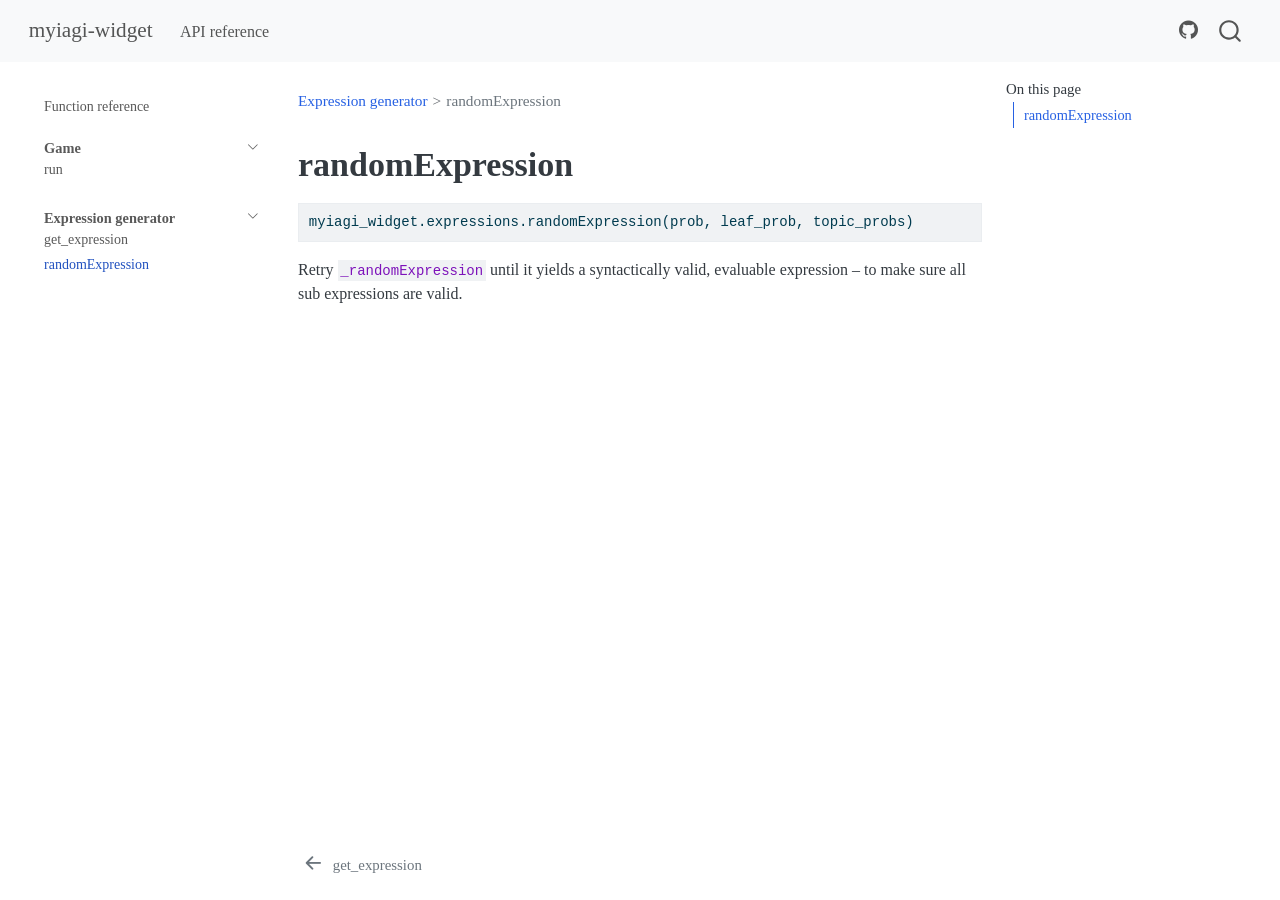
<file: api/randomExpression.html>
<!DOCTYPE html>
<html xmlns="http://www.w3.org/1999/xhtml" lang="en" xml:lang="en"><head>

<meta charset="utf-8">
<meta name="generator" content="quarto-1.9.38">

<meta name="viewport" content="width=device-width, initial-scale=1.0, user-scalable=yes">


<title>randomexpression – myiagi-widget</title>
<style>
/* Default styles provided by pandoc.
** See https://pandoc.org/MANUAL.html#variables-for-html for config info.
*/
code{white-space: pre-wrap;}
span.smallcaps{font-variant: small-caps;}
div.columns{display: flex; gap: min(4vw, 1.5em);}
div.column{flex: auto; overflow-x: auto;}
div.hanging-indent{margin-left: 1.5em; text-indent: -1.5em;}
ul.task-list{list-style: none;}
ul.task-list li input[type="checkbox"] {
  width: 0.8em;
  margin: 0 0.8em 0.2em -1em; /* quarto-specific, see https://github.com/quarto-dev/quarto-cli/issues/4556 */ 
  vertical-align: middle;
}
/* CSS for syntax highlighting */
html { -webkit-text-size-adjust: 100%; }
pre > code.sourceCode { white-space: pre; position: relative; }
pre > code.sourceCode > span { display: inline-block; line-height: 1.25; }
pre > code.sourceCode > span:empty { height: 1.2em; }
.sourceCode { overflow: visible; }
code.sourceCode > span { color: inherit; text-decoration: inherit; }
div.sourceCode { margin: 1em 0; }
pre.sourceCode { margin: 0; }
@media screen {
div.sourceCode { overflow: auto; }
}
@media print {
pre > code.sourceCode { white-space: pre-wrap; }
pre > code.sourceCode > span { text-indent: -5em; padding-left: 5em; }
}
pre.numberSource code
  { counter-reset: source-line 0; }
pre.numberSource code > span
  { position: relative; left: -4em; counter-increment: source-line; }
pre.numberSource code > span > a:first-child::before
  { content: counter(source-line);
    position: relative; left: -1em; text-align: right; vertical-align: baseline;
    border: none; display: inline-block;
    -webkit-touch-callout: none; -webkit-user-select: none;
    -khtml-user-select: none; -moz-user-select: none;
    -ms-user-select: none; user-select: none;
    padding: 0 4px; width: 4em;
  }
pre.numberSource { margin-left: 3em;  padding-left: 4px; }
div.sourceCode
  {   }
@media screen {
pre > code.sourceCode > span > a:first-child::before { text-decoration: underline; }
}
</style>


<script src="../site_libs/quarto-nav/quarto-nav.js"></script>
<script src="../site_libs/quarto-nav/headroom.min.js"></script>
<script src="../site_libs/clipboard/clipboard.min.js"></script>
<script src="../site_libs/quarto-search/autocomplete.umd.js"></script>
<script src="../site_libs/quarto-search/fuse.min.js"></script>
<script src="../site_libs/quarto-search/quarto-search.js"></script>
<meta name="quarto:offset" content="../">
<link href="../api/get_expression.html" rel="prev">
<script src="../site_libs/quarto-html/quarto.js" type="module"></script>
<script src="../site_libs/quarto-html/tabsets/tabsets.js" type="module"></script>
<script src="../site_libs/quarto-html/popper.min.js"></script>
<script src="../site_libs/quarto-html/tippy.umd.min.js"></script>
<script src="../site_libs/quarto-html/anchor.min.js"></script>
<link href="../site_libs/quarto-html/tippy.css" rel="stylesheet">
<link href="../site_libs/quarto-html/quarto-syntax-highlighting-15634bcf2e68342d4ad2dfa704d543f6.css" rel="stylesheet" id="quarto-text-highlighting-styles">
<script src="../site_libs/bootstrap/bootstrap.min.js"></script>
<link href="../site_libs/bootstrap/bootstrap-icons.css" rel="stylesheet">
<link href="../site_libs/bootstrap/bootstrap-c98d9d0b3b0a085d3ddf71e6e91476d8.min.css" rel="stylesheet" append-hash="true" id="quarto-bootstrap" data-mode="light">
<script id="quarto-search-options" type="application/json">{
  "location": "navbar",
  "copy-button": false,
  "collapse-after": 3,
  "panel-placement": "end",
  "type": "overlay",
  "limit": 50,
  "keyboard-shortcut": [
    "f",
    "/",
    "s"
  ],
  "show-item-context": false,
  "language": {
    "search-no-results-text": "No results",
    "search-matching-documents-text": "matching documents",
    "search-copy-link-title": "Copy link to search",
    "search-hide-matches-text": "Hide additional matches",
    "search-more-match-text": "more match in this document",
    "search-more-matches-text": "more matches in this document",
    "search-clear-button-title": "Clear",
    "search-text-placeholder": "",
    "search-detached-cancel-button-title": "Cancel",
    "search-submit-button-title": "Submit",
    "search-label": "Search"
  }
}</script>


<link rel="stylesheet" href="../api/_styles-quartodoc.css">
<link rel="stylesheet" href="../styles.css">
</head>

<body class="nav-sidebar floating nav-fixed quarto-light">

<div id="quarto-search-results"></div>
  <header id="quarto-header" class="headroom fixed-top">
    <nav class="navbar navbar-expand-lg " data-bs-theme="dark">
      <div class="navbar-container container-fluid">
      <div class="navbar-brand-container mx-auto">
    <a class="navbar-brand" href="../index.html">
    <span class="navbar-title">myiagi-widget</span>
    </a>
  </div>
            <div id="quarto-search" class="" title="Search"></div>
          <button class="navbar-toggler" type="button" data-bs-toggle="collapse" data-bs-target="#navbarCollapse" aria-controls="navbarCollapse" role="menu" aria-expanded="false" aria-label="Toggle navigation" onclick="if (window.quartoToggleHeadroom) { window.quartoToggleHeadroom(); }">
  <span class="navbar-toggler-icon"></span>
</button>
          <div class="collapse navbar-collapse" id="navbarCollapse">
            <ul class="navbar-nav navbar-nav-scroll me-auto">
  <li class="nav-item">
    <a class="nav-link" href="../api/"> 
<span class="menu-text">API reference</span></a>
  </li>  
</ul>
            <ul class="navbar-nav navbar-nav-scroll ms-auto">
  <li class="nav-item compact">
    <a class="nav-link" href="https://github.com/munch-group/myiagi-widget/"> <i class="bi bi-github" role="img">
</i> 
<span class="menu-text"></span></a>
  </li>  
</ul>
          </div> <!-- /navcollapse -->
            <div class="quarto-navbar-tools">
</div>
      </div> <!-- /container-fluid -->
    </nav>
  <nav class="quarto-secondary-nav">
    <div class="container-fluid d-flex">
      <button type="button" class="quarto-btn-toggle btn" data-bs-toggle="collapse" role="button" data-bs-target=".quarto-sidebar-collapse-item" aria-controls="quarto-sidebar" aria-expanded="false" aria-label="Toggle sidebar navigation" onclick="if (window.quartoToggleHeadroom) { window.quartoToggleHeadroom(); }">
        <i class="bi bi-layout-text-sidebar-reverse"></i>
      </button>
        <nav class="quarto-page-breadcrumbs" aria-label="breadcrumb"><ol class="breadcrumb"><li class="breadcrumb-item"><a href="../api/get_expression.html">Expression generator</a></li><li class="breadcrumb-item"><a href="../api/randomExpression.html">randomExpression</a></li></ol></nav>
        <a class="flex-grow-1" role="navigation" data-bs-toggle="collapse" data-bs-target=".quarto-sidebar-collapse-item" aria-controls="quarto-sidebar" aria-expanded="false" aria-label="Toggle sidebar navigation" onclick="if (window.quartoToggleHeadroom) { window.quartoToggleHeadroom(); }">      
        </a>
    </div>
  </nav>
</header>
<!-- content -->
<div id="quarto-content" class="quarto-container page-columns page-rows-contents page-layout-article page-navbar">
<!-- sidebar -->
  <nav id="quarto-sidebar" class="sidebar collapse collapse-horizontal quarto-sidebar-collapse-item sidebar-navigation floating overflow-auto">
    <div class="sidebar-menu-container"> 
    <ul class="list-unstyled mt-1">
        <li class="sidebar-item">
  <div class="sidebar-item-container"> 
  <a href="../api/index.html" class="sidebar-item-text sidebar-link">
 <span class="menu-text">Function reference</span></a>
  </div>
</li>
        <li class="sidebar-item sidebar-item-section">
      <div class="sidebar-item-container"> 
            <a class="sidebar-item-text sidebar-link text-start" data-bs-toggle="collapse" data-bs-target="#quarto-sidebar-section-1" role="navigation" aria-expanded="true">
 <span class="menu-text">Game</span></a>
          <a class="sidebar-item-toggle text-start" data-bs-toggle="collapse" data-bs-target="#quarto-sidebar-section-1" role="navigation" aria-expanded="true" aria-label="Toggle section">
            <i class="bi bi-chevron-right ms-2"></i>
          </a> 
      </div>
      <ul id="quarto-sidebar-section-1" class="collapse list-unstyled sidebar-section depth1 show">  
          <li class="sidebar-item">
  <div class="sidebar-item-container"> 
  <a href="../api/run.html" class="sidebar-item-text sidebar-link">
 <span class="menu-text">run</span></a>
  </div>
</li>
      </ul>
  </li>
        <li class="sidebar-item sidebar-item-section">
      <div class="sidebar-item-container"> 
            <a class="sidebar-item-text sidebar-link text-start" data-bs-toggle="collapse" data-bs-target="#quarto-sidebar-section-2" role="navigation" aria-expanded="true">
 <span class="menu-text">Expression generator</span></a>
          <a class="sidebar-item-toggle text-start" data-bs-toggle="collapse" data-bs-target="#quarto-sidebar-section-2" role="navigation" aria-expanded="true" aria-label="Toggle section">
            <i class="bi bi-chevron-right ms-2"></i>
          </a> 
      </div>
      <ul id="quarto-sidebar-section-2" class="collapse list-unstyled sidebar-section depth1 show">  
          <li class="sidebar-item">
  <div class="sidebar-item-container"> 
  <a href="../api/get_expression.html" class="sidebar-item-text sidebar-link">
 <span class="menu-text">get_expression</span></a>
  </div>
</li>
          <li class="sidebar-item">
  <div class="sidebar-item-container"> 
  <a href="../api/randomExpression.html" class="sidebar-item-text sidebar-link active">
 <span class="menu-text">randomExpression</span></a>
  </div>
</li>
      </ul>
  </li>
    </ul>
    </div>
</nav>
<div id="quarto-sidebar-glass" class="quarto-sidebar-collapse-item" data-bs-toggle="collapse" data-bs-target=".quarto-sidebar-collapse-item"></div>
<!-- margin-sidebar -->
    <div id="quarto-margin-sidebar" class="sidebar margin-sidebar">
        <nav id="TOC" role="doc-toc" class="toc-active">
    <h2 id="toc-title">On this page</h2>
   
  <ul>
  <li><a href="#myiagi_widget.expressions.randomExpression" id="toc-myiagi_widget.expressions.randomExpression" class="nav-link active" data-scroll-target="#myiagi_widget.expressions.randomExpression">randomExpression</a></li>
  </ul>
</nav>
    </div>
<!-- main -->
<main class="content" id="quarto-document-content"><header id="title-block-header" class="quarto-title-block"><nav class="quarto-page-breadcrumbs quarto-title-breadcrumbs d-none d-lg-block" aria-label="breadcrumb"><ol class="breadcrumb"><li class="breadcrumb-item"><a href="../api/get_expression.html">Expression generator</a></li><li class="breadcrumb-item"><a href="../api/randomExpression.html">randomExpression</a></li></ol></nav></header>




<section id="myiagi_widget.expressions.randomExpression" class="level1">
<h1>randomExpression</h1>
<div class="code-copy-outer-scaffold"><div class="sourceCode" id="cb1"><pre class="sourceCode python code-with-copy"><code class="sourceCode python"><span id="cb1-1"><a href="#cb1-1" aria-hidden="true" tabindex="-1"></a>myiagi_widget.expressions.randomExpression(prob, leaf_prob, topic_probs)</span></code></pre></div><button title="Copy to Clipboard" class="code-copy-button"><i class="bi"></i></button></div>
<p>Retry <code>_randomExpression</code> until it yields a syntactically valid, evaluable expression – to make sure all sub expressions are valid.</p>


</section>

</main> <!-- /main -->
<script id="quarto-html-after-body" type="application/javascript">
  window.document.addEventListener("DOMContentLoaded", function (event) {
    const icon = "";
    const anchorJS = new window.AnchorJS();
    anchorJS.options = {
      placement: 'right',
      icon: icon
    };
    anchorJS.add('.anchored');
    const isCodeAnnotation = (el) => {
      for (const clz of el.classList) {
        if (clz.startsWith('code-annotation-')) {                     
          return true;
        }
      }
      return false;
    }
    const onCopySuccess = function(e) {
      // button target
      const button = e.trigger;
      // don't keep focus
      button.blur();
      // flash "checked"
      button.classList.add('code-copy-button-checked');
      var currentTitle = button.getAttribute("title");
      button.setAttribute("title", "Copied!");
      let tooltip;
      if (window.bootstrap) {
        button.setAttribute("data-bs-toggle", "tooltip");
        button.setAttribute("data-bs-placement", "left");
        button.setAttribute("data-bs-title", "Copied!");
        tooltip = new bootstrap.Tooltip(button, 
          { trigger: "manual", 
            customClass: "code-copy-button-tooltip",
            offset: [0, -8]});
        tooltip.show();    
      }
      setTimeout(function() {
        if (tooltip) {
          tooltip.hide();
          button.removeAttribute("data-bs-title");
          button.removeAttribute("data-bs-toggle");
          button.removeAttribute("data-bs-placement");
        }
        button.setAttribute("title", currentTitle);
        button.classList.remove('code-copy-button-checked');
      }, 1000);
      // clear code selection
      e.clearSelection();
    }
    const getTextToCopy = function(trigger) {
      const outerScaffold = trigger.parentElement.cloneNode(true);
      const codeEl = outerScaffold.querySelector('code');
      for (const childEl of codeEl.children) {
        if (isCodeAnnotation(childEl)) {
          childEl.remove();
        }
      }
      return codeEl.innerText;
    }
    const clipboard = new window.ClipboardJS('.code-copy-button:not([data-in-quarto-modal])', {
      text: getTextToCopy
    });
    clipboard.on('success', onCopySuccess);
    if (window.document.getElementById('quarto-embedded-source-code-modal')) {
      const clipboardModal = new window.ClipboardJS('.code-copy-button[data-in-quarto-modal]', {
        text: getTextToCopy,
        container: window.document.getElementById('quarto-embedded-source-code-modal')
      });
      clipboardModal.on('success', onCopySuccess);
    }
      var localhostRegex = new RegExp(/^(?:http|https):\/\/localhost\:?[0-9]*\//);
      var mailtoRegex = new RegExp(/^mailto:/);
        var filterRegex = new RegExp("https:\/\/munch-group\.github\.io\/myiagi-widget\/");
      var isInternal = (href) => {
          return filterRegex.test(href) || localhostRegex.test(href) || mailtoRegex.test(href);
      }
      // Inspect non-navigation links and adorn them if external
     var links = window.document.querySelectorAll('a[href]:not(.nav-link):not(.navbar-brand):not(.toc-action):not(.sidebar-link):not(.sidebar-item-toggle):not(.pagination-link):not(.no-external):not([aria-hidden]):not(.dropdown-item):not(.quarto-navigation-tool):not(.about-link)');
      for (var i=0; i<links.length; i++) {
        const link = links[i];
        if (!isInternal(link.href)) {
          // undo the damage that might have been done by quarto-nav.js in the case of
          // links that we want to consider external
          if (link.dataset.originalHref !== undefined) {
            link.href = link.dataset.originalHref;
          }
        }
      }
    function tippyHover(el, contentFn, onTriggerFn, onUntriggerFn) {
      const config = {
        allowHTML: true,
        maxWidth: 500,
        delay: 100,
        arrow: false,
        appendTo: function(el) {
            return el.parentElement;
        },
        interactive: true,
        interactiveBorder: 10,
        theme: 'quarto',
        placement: 'bottom-start',
      };
      if (contentFn) {
        config.content = contentFn;
      }
      if (onTriggerFn) {
        config.onTrigger = onTriggerFn;
      }
      if (onUntriggerFn) {
        config.onUntrigger = onUntriggerFn;
      }
      window.tippy(el, config); 
    }
    const noterefs = window.document.querySelectorAll('a[role="doc-noteref"]');
    for (var i=0; i<noterefs.length; i++) {
      const ref = noterefs[i];
      tippyHover(ref, function() {
        // use id or data attribute instead here
        let href = ref.getAttribute('data-footnote-href') || ref.getAttribute('href');
        try { href = new URL(href).hash; } catch {}
        const id = href.replace(/^#\/?/, "");
        const note = window.document.getElementById(id);
        if (note) {
          return note.innerHTML;
        } else {
          return "";
        }
      });
    }
    const xrefs = window.document.querySelectorAll('a.quarto-xref');
    const processXRef = (id, note) => {
      // Strip column container classes
      const stripColumnClz = (el) => {
        el.classList.remove("page-full", "page-columns");
        if (el.children) {
          for (const child of el.children) {
            stripColumnClz(child);
          }
        }
      }
      stripColumnClz(note)
      if (id === null || id.startsWith('sec-')) {
        // Special case sections, only their first couple elements
        const container = document.createElement("div");
        if (note.children && note.children.length > 2) {
          container.appendChild(note.children[0].cloneNode(true));
          for (let i = 1; i < note.children.length; i++) {
            const child = note.children[i];
            if (child.tagName === "P" && child.innerText === "") {
              continue;
            } else {
              container.appendChild(child.cloneNode(true));
              break;
            }
          }
          if (window.Quarto?.typesetMath) {
            window.Quarto.typesetMath(container);
          }
          return container.innerHTML
        } else {
          if (window.Quarto?.typesetMath) {
            window.Quarto.typesetMath(note);
          }
          return note.innerHTML;
        }
      } else {
        // Remove any anchor links if they are present
        const anchorLink = note.querySelector('a.anchorjs-link');
        if (anchorLink) {
          anchorLink.remove();
        }
        if (window.Quarto?.typesetMath) {
          window.Quarto.typesetMath(note);
        }
        if (note.classList.contains("callout")) {
          return note.outerHTML;
        } else {
          return note.innerHTML;
        }
      }
    }
    for (var i=0; i<xrefs.length; i++) {
      const xref = xrefs[i];
      tippyHover(xref, undefined, function(instance) {
        instance.disable();
        let url = xref.getAttribute('href');
        let hash = undefined; 
        if (url.startsWith('#')) {
          hash = url;
        } else {
          try { hash = new URL(url).hash; } catch {}
        }
        if (hash) {
          const id = hash.replace(/^#\/?/, "");
          const note = window.document.getElementById(id);
          if (note !== null) {
            try {
              const html = processXRef(id, note.cloneNode(true));
              instance.setContent(html);
            } finally {
              instance.enable();
              instance.show();
            }
          } else {
            // See if we can fetch this
            fetch(url.split('#')[0])
            .then(res => res.text())
            .then(html => {
              const parser = new DOMParser();
              const htmlDoc = parser.parseFromString(html, "text/html");
              const note = htmlDoc.getElementById(id);
              if (note !== null) {
                const html = processXRef(id, note);
                instance.setContent(html);
              } 
            }).finally(() => {
              instance.enable();
              instance.show();
            });
          }
        } else {
          // See if we can fetch a full url (with no hash to target)
          // This is a special case and we should probably do some content thinning / targeting
          fetch(url)
          .then(res => res.text())
          .then(html => {
            const parser = new DOMParser();
            const htmlDoc = parser.parseFromString(html, "text/html");
            const note = htmlDoc.querySelector('main.content');
            if (note !== null) {
              // This should only happen for chapter cross references
              // (since there is no id in the URL)
              // remove the first header
              if (note.children.length > 0 && note.children[0].tagName === "HEADER") {
                note.children[0].remove();
              }
              const html = processXRef(null, note);
              instance.setContent(html);
            } 
          }).finally(() => {
            instance.enable();
            instance.show();
          });
        }
      }, function(instance) {
      });
    }
        let selectedAnnoteEl;
        const selectorForAnnotation = ( cell, annotation) => {
          let cellAttr = 'data-code-cell="' + cell + '"';
          let lineAttr = 'data-code-annotation="' +  annotation + '"';
          const selector = 'span[' + cellAttr + '][' + lineAttr + ']';
          return selector;
        }
        const selectCodeLines = (annoteEl) => {
          const doc = window.document;
          const targetCell = annoteEl.getAttribute("data-target-cell");
          const targetAnnotation = annoteEl.getAttribute("data-target-annotation");
          const annoteSpan = window.document.querySelector(selectorForAnnotation(targetCell, targetAnnotation));
          const lines = annoteSpan.getAttribute("data-code-lines").split(",");
          const lineIds = lines.map((line) => {
            return targetCell + "-" + line;
          })
          let top = null;
          let height = null;
          let parent = null;
          if (lineIds.length > 0) {
              //compute the position of the single el (top and bottom and make a div)
              const el = window.document.getElementById(lineIds[0]);
              top = el.offsetTop;
              height = el.offsetHeight;
              parent = el.parentElement.parentElement;
            if (lineIds.length > 1) {
              const lastEl = window.document.getElementById(lineIds[lineIds.length - 1]);
              const bottom = lastEl.offsetTop + lastEl.offsetHeight;
              height = bottom - top;
            }
            if (top !== null && height !== null && parent !== null) {
              // cook up a div (if necessary) and position it 
              let div = window.document.getElementById("code-annotation-line-highlight");
              if (div === null) {
                div = window.document.createElement("div");
                div.setAttribute("id", "code-annotation-line-highlight");
                div.style.position = 'absolute';
                parent.appendChild(div);
              }
              div.style.top = top - 2 + "px";
              div.style.height = height + 4 + "px";
              div.style.left = 0;
              let gutterDiv = window.document.getElementById("code-annotation-line-highlight-gutter");
              if (gutterDiv === null) {
                gutterDiv = window.document.createElement("div");
                gutterDiv.setAttribute("id", "code-annotation-line-highlight-gutter");
                gutterDiv.style.position = 'absolute';
                const codeCell = window.document.getElementById(targetCell);
                const gutter = codeCell.querySelector('.code-annotation-gutter');
                gutter.appendChild(gutterDiv);
              }
              gutterDiv.style.top = top - 2 + "px";
              gutterDiv.style.height = height + 4 + "px";
            }
            selectedAnnoteEl = annoteEl;
          }
        };
        const unselectCodeLines = () => {
          const elementsIds = ["code-annotation-line-highlight", "code-annotation-line-highlight-gutter"];
          elementsIds.forEach((elId) => {
            const div = window.document.getElementById(elId);
            if (div) {
              div.remove();
            }
          });
          selectedAnnoteEl = undefined;
        };
          // Handle positioning of the toggle
      window.addEventListener(
        "resize",
        throttle(() => {
          elRect = undefined;
          if (selectedAnnoteEl) {
            selectCodeLines(selectedAnnoteEl);
          }
        }, 10)
      );
      function throttle(fn, ms) {
      let throttle = false;
      let timer;
        return (...args) => {
          if(!throttle) { // first call gets through
              fn.apply(this, args);
              throttle = true;
          } else { // all the others get throttled
              if(timer) clearTimeout(timer); // cancel #2
              timer = setTimeout(() => {
                fn.apply(this, args);
                timer = throttle = false;
              }, ms);
          }
        };
      }
        // Attach click handler to the DT
        const annoteDls = window.document.querySelectorAll('dt[data-target-cell]');
        for (const annoteDlNode of annoteDls) {
          annoteDlNode.addEventListener('click', (event) => {
            const clickedEl = event.target;
            if (clickedEl !== selectedAnnoteEl) {
              unselectCodeLines();
              const activeEl = window.document.querySelector('dt[data-target-cell].code-annotation-active');
              if (activeEl) {
                activeEl.classList.remove('code-annotation-active');
              }
              selectCodeLines(clickedEl);
              clickedEl.classList.add('code-annotation-active');
            } else {
              // Unselect the line
              unselectCodeLines();
              clickedEl.classList.remove('code-annotation-active');
            }
          });
        }
    const findCites = (el) => {
      const parentEl = el.parentElement;
      if (parentEl) {
        const cites = parentEl.dataset.cites;
        if (cites) {
          return {
            el,
            cites: cites.split(' ')
          };
        } else {
          return findCites(el.parentElement)
        }
      } else {
        return undefined;
      }
    };
    var bibliorefs = window.document.querySelectorAll('a[role="doc-biblioref"]');
    for (var i=0; i<bibliorefs.length; i++) {
      const ref = bibliorefs[i];
      const citeInfo = findCites(ref);
      if (citeInfo) {
        tippyHover(citeInfo.el, function() {
          var popup = window.document.createElement('div');
          citeInfo.cites.forEach(function(cite) {
            var citeDiv = window.document.createElement('div');
            citeDiv.classList.add('hanging-indent');
            citeDiv.classList.add('csl-entry');
            var biblioDiv = window.document.getElementById('ref-' + cite);
            if (biblioDiv) {
              citeDiv.innerHTML = biblioDiv.innerHTML;
            }
            popup.appendChild(citeDiv);
          });
          return popup.innerHTML;
        });
      }
    }
  });
  </script>
<nav class="page-navigation">
  <div class="nav-page nav-page-previous">
      <a href="../api/get_expression.html" class="pagination-link" aria-label="get_expression">
        <i class="bi bi-arrow-left-short"></i> <span class="nav-page-text">get_expression</span>
      </a>          
  </div>
  <div class="nav-page nav-page-next">
  </div>
</nav>
</div> <!-- /content -->




</body></html>
</file>
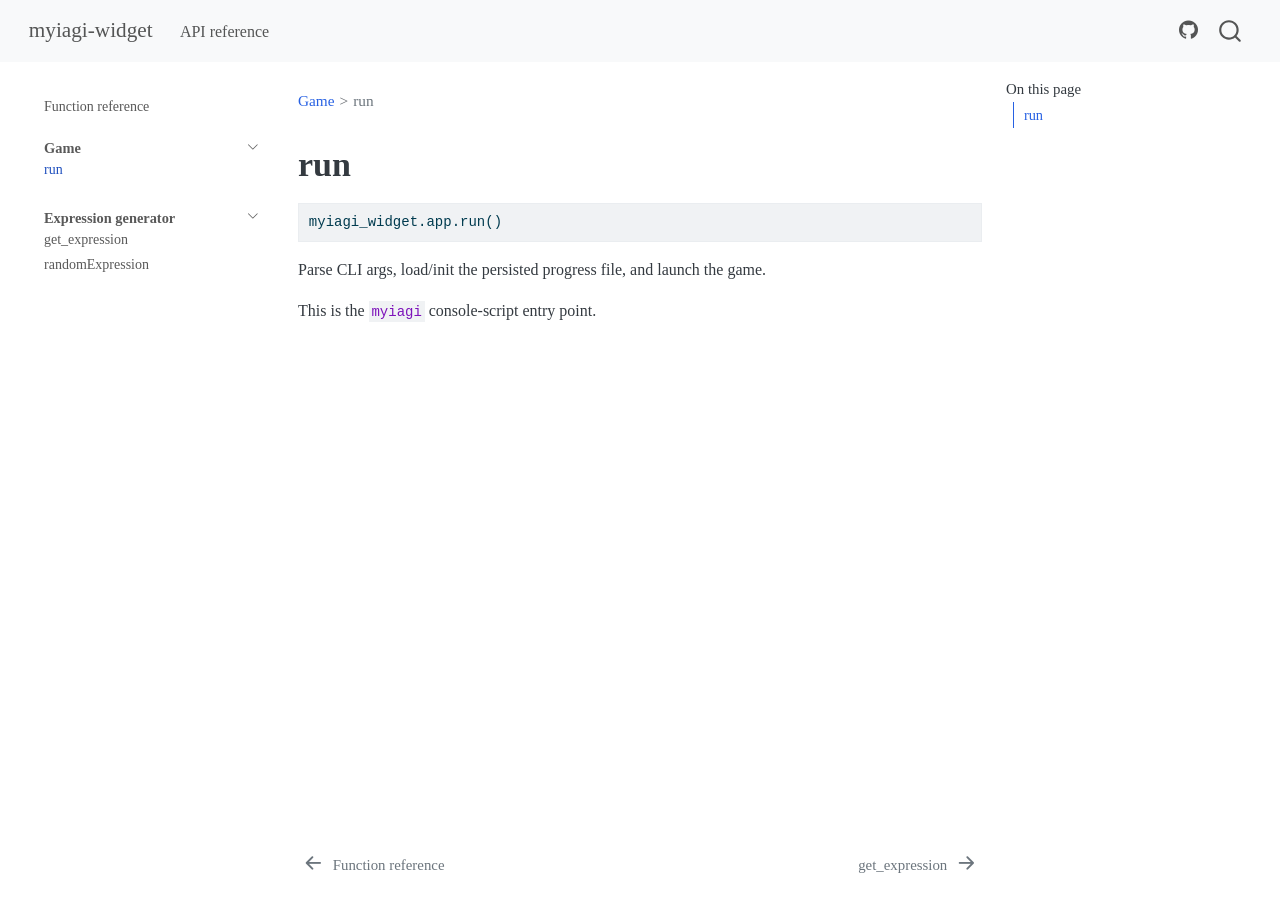
<file: api/run.html>
<!DOCTYPE html>
<html xmlns="http://www.w3.org/1999/xhtml" lang="en" xml:lang="en"><head>

<meta charset="utf-8">
<meta name="generator" content="quarto-1.9.38">

<meta name="viewport" content="width=device-width, initial-scale=1.0, user-scalable=yes">


<title>run – myiagi-widget</title>
<style>
/* Default styles provided by pandoc.
** See https://pandoc.org/MANUAL.html#variables-for-html for config info.
*/
code{white-space: pre-wrap;}
span.smallcaps{font-variant: small-caps;}
div.columns{display: flex; gap: min(4vw, 1.5em);}
div.column{flex: auto; overflow-x: auto;}
div.hanging-indent{margin-left: 1.5em; text-indent: -1.5em;}
ul.task-list{list-style: none;}
ul.task-list li input[type="checkbox"] {
  width: 0.8em;
  margin: 0 0.8em 0.2em -1em; /* quarto-specific, see https://github.com/quarto-dev/quarto-cli/issues/4556 */ 
  vertical-align: middle;
}
/* CSS for syntax highlighting */
html { -webkit-text-size-adjust: 100%; }
pre > code.sourceCode { white-space: pre; position: relative; }
pre > code.sourceCode > span { display: inline-block; line-height: 1.25; }
pre > code.sourceCode > span:empty { height: 1.2em; }
.sourceCode { overflow: visible; }
code.sourceCode > span { color: inherit; text-decoration: inherit; }
div.sourceCode { margin: 1em 0; }
pre.sourceCode { margin: 0; }
@media screen {
div.sourceCode { overflow: auto; }
}
@media print {
pre > code.sourceCode { white-space: pre-wrap; }
pre > code.sourceCode > span { text-indent: -5em; padding-left: 5em; }
}
pre.numberSource code
  { counter-reset: source-line 0; }
pre.numberSource code > span
  { position: relative; left: -4em; counter-increment: source-line; }
pre.numberSource code > span > a:first-child::before
  { content: counter(source-line);
    position: relative; left: -1em; text-align: right; vertical-align: baseline;
    border: none; display: inline-block;
    -webkit-touch-callout: none; -webkit-user-select: none;
    -khtml-user-select: none; -moz-user-select: none;
    -ms-user-select: none; user-select: none;
    padding: 0 4px; width: 4em;
  }
pre.numberSource { margin-left: 3em;  padding-left: 4px; }
div.sourceCode
  {   }
@media screen {
pre > code.sourceCode > span > a:first-child::before { text-decoration: underline; }
}
</style>


<script src="../site_libs/quarto-nav/quarto-nav.js"></script>
<script src="../site_libs/quarto-nav/headroom.min.js"></script>
<script src="../site_libs/clipboard/clipboard.min.js"></script>
<script src="../site_libs/quarto-search/autocomplete.umd.js"></script>
<script src="../site_libs/quarto-search/fuse.min.js"></script>
<script src="../site_libs/quarto-search/quarto-search.js"></script>
<meta name="quarto:offset" content="../">
<link href="../api/get_expression.html" rel="next">
<link href="../api/index.html" rel="prev">
<script src="../site_libs/quarto-html/quarto.js" type="module"></script>
<script src="../site_libs/quarto-html/tabsets/tabsets.js" type="module"></script>
<script src="../site_libs/quarto-html/popper.min.js"></script>
<script src="../site_libs/quarto-html/tippy.umd.min.js"></script>
<script src="../site_libs/quarto-html/anchor.min.js"></script>
<link href="../site_libs/quarto-html/tippy.css" rel="stylesheet">
<link href="../site_libs/quarto-html/quarto-syntax-highlighting-15634bcf2e68342d4ad2dfa704d543f6.css" rel="stylesheet" id="quarto-text-highlighting-styles">
<script src="../site_libs/bootstrap/bootstrap.min.js"></script>
<link href="../site_libs/bootstrap/bootstrap-icons.css" rel="stylesheet">
<link href="../site_libs/bootstrap/bootstrap-c98d9d0b3b0a085d3ddf71e6e91476d8.min.css" rel="stylesheet" append-hash="true" id="quarto-bootstrap" data-mode="light">
<script id="quarto-search-options" type="application/json">{
  "location": "navbar",
  "copy-button": false,
  "collapse-after": 3,
  "panel-placement": "end",
  "type": "overlay",
  "limit": 50,
  "keyboard-shortcut": [
    "f",
    "/",
    "s"
  ],
  "show-item-context": false,
  "language": {
    "search-no-results-text": "No results",
    "search-matching-documents-text": "matching documents",
    "search-copy-link-title": "Copy link to search",
    "search-hide-matches-text": "Hide additional matches",
    "search-more-match-text": "more match in this document",
    "search-more-matches-text": "more matches in this document",
    "search-clear-button-title": "Clear",
    "search-text-placeholder": "",
    "search-detached-cancel-button-title": "Cancel",
    "search-submit-button-title": "Submit",
    "search-label": "Search"
  }
}</script>


<link rel="stylesheet" href="../api/_styles-quartodoc.css">
<link rel="stylesheet" href="../styles.css">
</head>

<body class="nav-sidebar floating nav-fixed quarto-light">

<div id="quarto-search-results"></div>
  <header id="quarto-header" class="headroom fixed-top">
    <nav class="navbar navbar-expand-lg " data-bs-theme="dark">
      <div class="navbar-container container-fluid">
      <div class="navbar-brand-container mx-auto">
    <a class="navbar-brand" href="../index.html">
    <span class="navbar-title">myiagi-widget</span>
    </a>
  </div>
            <div id="quarto-search" class="" title="Search"></div>
          <button class="navbar-toggler" type="button" data-bs-toggle="collapse" data-bs-target="#navbarCollapse" aria-controls="navbarCollapse" role="menu" aria-expanded="false" aria-label="Toggle navigation" onclick="if (window.quartoToggleHeadroom) { window.quartoToggleHeadroom(); }">
  <span class="navbar-toggler-icon"></span>
</button>
          <div class="collapse navbar-collapse" id="navbarCollapse">
            <ul class="navbar-nav navbar-nav-scroll me-auto">
  <li class="nav-item">
    <a class="nav-link" href="../api/"> 
<span class="menu-text">API reference</span></a>
  </li>  
</ul>
            <ul class="navbar-nav navbar-nav-scroll ms-auto">
  <li class="nav-item compact">
    <a class="nav-link" href="https://github.com/munch-group/myiagi-widget/"> <i class="bi bi-github" role="img">
</i> 
<span class="menu-text"></span></a>
  </li>  
</ul>
          </div> <!-- /navcollapse -->
            <div class="quarto-navbar-tools">
</div>
      </div> <!-- /container-fluid -->
    </nav>
  <nav class="quarto-secondary-nav">
    <div class="container-fluid d-flex">
      <button type="button" class="quarto-btn-toggle btn" data-bs-toggle="collapse" role="button" data-bs-target=".quarto-sidebar-collapse-item" aria-controls="quarto-sidebar" aria-expanded="false" aria-label="Toggle sidebar navigation" onclick="if (window.quartoToggleHeadroom) { window.quartoToggleHeadroom(); }">
        <i class="bi bi-layout-text-sidebar-reverse"></i>
      </button>
        <nav class="quarto-page-breadcrumbs" aria-label="breadcrumb"><ol class="breadcrumb"><li class="breadcrumb-item"><a href="../api/run.html">Game</a></li><li class="breadcrumb-item"><a href="../api/run.html">run</a></li></ol></nav>
        <a class="flex-grow-1" role="navigation" data-bs-toggle="collapse" data-bs-target=".quarto-sidebar-collapse-item" aria-controls="quarto-sidebar" aria-expanded="false" aria-label="Toggle sidebar navigation" onclick="if (window.quartoToggleHeadroom) { window.quartoToggleHeadroom(); }">      
        </a>
    </div>
  </nav>
</header>
<!-- content -->
<div id="quarto-content" class="quarto-container page-columns page-rows-contents page-layout-article page-navbar">
<!-- sidebar -->
  <nav id="quarto-sidebar" class="sidebar collapse collapse-horizontal quarto-sidebar-collapse-item sidebar-navigation floating overflow-auto">
    <div class="sidebar-menu-container"> 
    <ul class="list-unstyled mt-1">
        <li class="sidebar-item">
  <div class="sidebar-item-container"> 
  <a href="../api/index.html" class="sidebar-item-text sidebar-link">
 <span class="menu-text">Function reference</span></a>
  </div>
</li>
        <li class="sidebar-item sidebar-item-section">
      <div class="sidebar-item-container"> 
            <a class="sidebar-item-text sidebar-link text-start" data-bs-toggle="collapse" data-bs-target="#quarto-sidebar-section-1" role="navigation" aria-expanded="true">
 <span class="menu-text">Game</span></a>
          <a class="sidebar-item-toggle text-start" data-bs-toggle="collapse" data-bs-target="#quarto-sidebar-section-1" role="navigation" aria-expanded="true" aria-label="Toggle section">
            <i class="bi bi-chevron-right ms-2"></i>
          </a> 
      </div>
      <ul id="quarto-sidebar-section-1" class="collapse list-unstyled sidebar-section depth1 show">  
          <li class="sidebar-item">
  <div class="sidebar-item-container"> 
  <a href="../api/run.html" class="sidebar-item-text sidebar-link active">
 <span class="menu-text">run</span></a>
  </div>
</li>
      </ul>
  </li>
        <li class="sidebar-item sidebar-item-section">
      <div class="sidebar-item-container"> 
            <a class="sidebar-item-text sidebar-link text-start" data-bs-toggle="collapse" data-bs-target="#quarto-sidebar-section-2" role="navigation" aria-expanded="true">
 <span class="menu-text">Expression generator</span></a>
          <a class="sidebar-item-toggle text-start" data-bs-toggle="collapse" data-bs-target="#quarto-sidebar-section-2" role="navigation" aria-expanded="true" aria-label="Toggle section">
            <i class="bi bi-chevron-right ms-2"></i>
          </a> 
      </div>
      <ul id="quarto-sidebar-section-2" class="collapse list-unstyled sidebar-section depth1 show">  
          <li class="sidebar-item">
  <div class="sidebar-item-container"> 
  <a href="../api/get_expression.html" class="sidebar-item-text sidebar-link">
 <span class="menu-text">get_expression</span></a>
  </div>
</li>
          <li class="sidebar-item">
  <div class="sidebar-item-container"> 
  <a href="../api/randomExpression.html" class="sidebar-item-text sidebar-link">
 <span class="menu-text">randomExpression</span></a>
  </div>
</li>
      </ul>
  </li>
    </ul>
    </div>
</nav>
<div id="quarto-sidebar-glass" class="quarto-sidebar-collapse-item" data-bs-toggle="collapse" data-bs-target=".quarto-sidebar-collapse-item"></div>
<!-- margin-sidebar -->
    <div id="quarto-margin-sidebar" class="sidebar margin-sidebar">
        <nav id="TOC" role="doc-toc" class="toc-active">
    <h2 id="toc-title">On this page</h2>
   
  <ul>
  <li><a href="#myiagi_widget.app.run" id="toc-myiagi_widget.app.run" class="nav-link active" data-scroll-target="#myiagi_widget.app.run">run</a></li>
  </ul>
</nav>
    </div>
<!-- main -->
<main class="content" id="quarto-document-content"><header id="title-block-header" class="quarto-title-block"><nav class="quarto-page-breadcrumbs quarto-title-breadcrumbs d-none d-lg-block" aria-label="breadcrumb"><ol class="breadcrumb"><li class="breadcrumb-item"><a href="../api/run.html">Game</a></li><li class="breadcrumb-item"><a href="../api/run.html">run</a></li></ol></nav></header>




<section id="myiagi_widget.app.run" class="level1">
<h1>run</h1>
<div class="code-copy-outer-scaffold"><div class="sourceCode" id="cb1"><pre class="sourceCode python code-with-copy"><code class="sourceCode python"><span id="cb1-1"><a href="#cb1-1" aria-hidden="true" tabindex="-1"></a>myiagi_widget.app.run()</span></code></pre></div><button title="Copy to Clipboard" class="code-copy-button"><i class="bi"></i></button></div>
<p>Parse CLI args, load/init the persisted progress file, and launch the game.</p>
<p>This is the <code>myiagi</code> console-script entry point.</p>


</section>

</main> <!-- /main -->
<script id="quarto-html-after-body" type="application/javascript">
  window.document.addEventListener("DOMContentLoaded", function (event) {
    const icon = "";
    const anchorJS = new window.AnchorJS();
    anchorJS.options = {
      placement: 'right',
      icon: icon
    };
    anchorJS.add('.anchored');
    const isCodeAnnotation = (el) => {
      for (const clz of el.classList) {
        if (clz.startsWith('code-annotation-')) {                     
          return true;
        }
      }
      return false;
    }
    const onCopySuccess = function(e) {
      // button target
      const button = e.trigger;
      // don't keep focus
      button.blur();
      // flash "checked"
      button.classList.add('code-copy-button-checked');
      var currentTitle = button.getAttribute("title");
      button.setAttribute("title", "Copied!");
      let tooltip;
      if (window.bootstrap) {
        button.setAttribute("data-bs-toggle", "tooltip");
        button.setAttribute("data-bs-placement", "left");
        button.setAttribute("data-bs-title", "Copied!");
        tooltip = new bootstrap.Tooltip(button, 
          { trigger: "manual", 
            customClass: "code-copy-button-tooltip",
            offset: [0, -8]});
        tooltip.show();    
      }
      setTimeout(function() {
        if (tooltip) {
          tooltip.hide();
          button.removeAttribute("data-bs-title");
          button.removeAttribute("data-bs-toggle");
          button.removeAttribute("data-bs-placement");
        }
        button.setAttribute("title", currentTitle);
        button.classList.remove('code-copy-button-checked');
      }, 1000);
      // clear code selection
      e.clearSelection();
    }
    const getTextToCopy = function(trigger) {
      const outerScaffold = trigger.parentElement.cloneNode(true);
      const codeEl = outerScaffold.querySelector('code');
      for (const childEl of codeEl.children) {
        if (isCodeAnnotation(childEl)) {
          childEl.remove();
        }
      }
      return codeEl.innerText;
    }
    const clipboard = new window.ClipboardJS('.code-copy-button:not([data-in-quarto-modal])', {
      text: getTextToCopy
    });
    clipboard.on('success', onCopySuccess);
    if (window.document.getElementById('quarto-embedded-source-code-modal')) {
      const clipboardModal = new window.ClipboardJS('.code-copy-button[data-in-quarto-modal]', {
        text: getTextToCopy,
        container: window.document.getElementById('quarto-embedded-source-code-modal')
      });
      clipboardModal.on('success', onCopySuccess);
    }
      var localhostRegex = new RegExp(/^(?:http|https):\/\/localhost\:?[0-9]*\//);
      var mailtoRegex = new RegExp(/^mailto:/);
        var filterRegex = new RegExp("https:\/\/munch-group\.github\.io\/myiagi-widget\/");
      var isInternal = (href) => {
          return filterRegex.test(href) || localhostRegex.test(href) || mailtoRegex.test(href);
      }
      // Inspect non-navigation links and adorn them if external
     var links = window.document.querySelectorAll('a[href]:not(.nav-link):not(.navbar-brand):not(.toc-action):not(.sidebar-link):not(.sidebar-item-toggle):not(.pagination-link):not(.no-external):not([aria-hidden]):not(.dropdown-item):not(.quarto-navigation-tool):not(.about-link)');
      for (var i=0; i<links.length; i++) {
        const link = links[i];
        if (!isInternal(link.href)) {
          // undo the damage that might have been done by quarto-nav.js in the case of
          // links that we want to consider external
          if (link.dataset.originalHref !== undefined) {
            link.href = link.dataset.originalHref;
          }
        }
      }
    function tippyHover(el, contentFn, onTriggerFn, onUntriggerFn) {
      const config = {
        allowHTML: true,
        maxWidth: 500,
        delay: 100,
        arrow: false,
        appendTo: function(el) {
            return el.parentElement;
        },
        interactive: true,
        interactiveBorder: 10,
        theme: 'quarto',
        placement: 'bottom-start',
      };
      if (contentFn) {
        config.content = contentFn;
      }
      if (onTriggerFn) {
        config.onTrigger = onTriggerFn;
      }
      if (onUntriggerFn) {
        config.onUntrigger = onUntriggerFn;
      }
      window.tippy(el, config); 
    }
    const noterefs = window.document.querySelectorAll('a[role="doc-noteref"]');
    for (var i=0; i<noterefs.length; i++) {
      const ref = noterefs[i];
      tippyHover(ref, function() {
        // use id or data attribute instead here
        let href = ref.getAttribute('data-footnote-href') || ref.getAttribute('href');
        try { href = new URL(href).hash; } catch {}
        const id = href.replace(/^#\/?/, "");
        const note = window.document.getElementById(id);
        if (note) {
          return note.innerHTML;
        } else {
          return "";
        }
      });
    }
    const xrefs = window.document.querySelectorAll('a.quarto-xref');
    const processXRef = (id, note) => {
      // Strip column container classes
      const stripColumnClz = (el) => {
        el.classList.remove("page-full", "page-columns");
        if (el.children) {
          for (const child of el.children) {
            stripColumnClz(child);
          }
        }
      }
      stripColumnClz(note)
      if (id === null || id.startsWith('sec-')) {
        // Special case sections, only their first couple elements
        const container = document.createElement("div");
        if (note.children && note.children.length > 2) {
          container.appendChild(note.children[0].cloneNode(true));
          for (let i = 1; i < note.children.length; i++) {
            const child = note.children[i];
            if (child.tagName === "P" && child.innerText === "") {
              continue;
            } else {
              container.appendChild(child.cloneNode(true));
              break;
            }
          }
          if (window.Quarto?.typesetMath) {
            window.Quarto.typesetMath(container);
          }
          return container.innerHTML
        } else {
          if (window.Quarto?.typesetMath) {
            window.Quarto.typesetMath(note);
          }
          return note.innerHTML;
        }
      } else {
        // Remove any anchor links if they are present
        const anchorLink = note.querySelector('a.anchorjs-link');
        if (anchorLink) {
          anchorLink.remove();
        }
        if (window.Quarto?.typesetMath) {
          window.Quarto.typesetMath(note);
        }
        if (note.classList.contains("callout")) {
          return note.outerHTML;
        } else {
          return note.innerHTML;
        }
      }
    }
    for (var i=0; i<xrefs.length; i++) {
      const xref = xrefs[i];
      tippyHover(xref, undefined, function(instance) {
        instance.disable();
        let url = xref.getAttribute('href');
        let hash = undefined; 
        if (url.startsWith('#')) {
          hash = url;
        } else {
          try { hash = new URL(url).hash; } catch {}
        }
        if (hash) {
          const id = hash.replace(/^#\/?/, "");
          const note = window.document.getElementById(id);
          if (note !== null) {
            try {
              const html = processXRef(id, note.cloneNode(true));
              instance.setContent(html);
            } finally {
              instance.enable();
              instance.show();
            }
          } else {
            // See if we can fetch this
            fetch(url.split('#')[0])
            .then(res => res.text())
            .then(html => {
              const parser = new DOMParser();
              const htmlDoc = parser.parseFromString(html, "text/html");
              const note = htmlDoc.getElementById(id);
              if (note !== null) {
                const html = processXRef(id, note);
                instance.setContent(html);
              } 
            }).finally(() => {
              instance.enable();
              instance.show();
            });
          }
        } else {
          // See if we can fetch a full url (with no hash to target)
          // This is a special case and we should probably do some content thinning / targeting
          fetch(url)
          .then(res => res.text())
          .then(html => {
            const parser = new DOMParser();
            const htmlDoc = parser.parseFromString(html, "text/html");
            const note = htmlDoc.querySelector('main.content');
            if (note !== null) {
              // This should only happen for chapter cross references
              // (since there is no id in the URL)
              // remove the first header
              if (note.children.length > 0 && note.children[0].tagName === "HEADER") {
                note.children[0].remove();
              }
              const html = processXRef(null, note);
              instance.setContent(html);
            } 
          }).finally(() => {
            instance.enable();
            instance.show();
          });
        }
      }, function(instance) {
      });
    }
        let selectedAnnoteEl;
        const selectorForAnnotation = ( cell, annotation) => {
          let cellAttr = 'data-code-cell="' + cell + '"';
          let lineAttr = 'data-code-annotation="' +  annotation + '"';
          const selector = 'span[' + cellAttr + '][' + lineAttr + ']';
          return selector;
        }
        const selectCodeLines = (annoteEl) => {
          const doc = window.document;
          const targetCell = annoteEl.getAttribute("data-target-cell");
          const targetAnnotation = annoteEl.getAttribute("data-target-annotation");
          const annoteSpan = window.document.querySelector(selectorForAnnotation(targetCell, targetAnnotation));
          const lines = annoteSpan.getAttribute("data-code-lines").split(",");
          const lineIds = lines.map((line) => {
            return targetCell + "-" + line;
          })
          let top = null;
          let height = null;
          let parent = null;
          if (lineIds.length > 0) {
              //compute the position of the single el (top and bottom and make a div)
              const el = window.document.getElementById(lineIds[0]);
              top = el.offsetTop;
              height = el.offsetHeight;
              parent = el.parentElement.parentElement;
            if (lineIds.length > 1) {
              const lastEl = window.document.getElementById(lineIds[lineIds.length - 1]);
              const bottom = lastEl.offsetTop + lastEl.offsetHeight;
              height = bottom - top;
            }
            if (top !== null && height !== null && parent !== null) {
              // cook up a div (if necessary) and position it 
              let div = window.document.getElementById("code-annotation-line-highlight");
              if (div === null) {
                div = window.document.createElement("div");
                div.setAttribute("id", "code-annotation-line-highlight");
                div.style.position = 'absolute';
                parent.appendChild(div);
              }
              div.style.top = top - 2 + "px";
              div.style.height = height + 4 + "px";
              div.style.left = 0;
              let gutterDiv = window.document.getElementById("code-annotation-line-highlight-gutter");
              if (gutterDiv === null) {
                gutterDiv = window.document.createElement("div");
                gutterDiv.setAttribute("id", "code-annotation-line-highlight-gutter");
                gutterDiv.style.position = 'absolute';
                const codeCell = window.document.getElementById(targetCell);
                const gutter = codeCell.querySelector('.code-annotation-gutter');
                gutter.appendChild(gutterDiv);
              }
              gutterDiv.style.top = top - 2 + "px";
              gutterDiv.style.height = height + 4 + "px";
            }
            selectedAnnoteEl = annoteEl;
          }
        };
        const unselectCodeLines = () => {
          const elementsIds = ["code-annotation-line-highlight", "code-annotation-line-highlight-gutter"];
          elementsIds.forEach((elId) => {
            const div = window.document.getElementById(elId);
            if (div) {
              div.remove();
            }
          });
          selectedAnnoteEl = undefined;
        };
          // Handle positioning of the toggle
      window.addEventListener(
        "resize",
        throttle(() => {
          elRect = undefined;
          if (selectedAnnoteEl) {
            selectCodeLines(selectedAnnoteEl);
          }
        }, 10)
      );
      function throttle(fn, ms) {
      let throttle = false;
      let timer;
        return (...args) => {
          if(!throttle) { // first call gets through
              fn.apply(this, args);
              throttle = true;
          } else { // all the others get throttled
              if(timer) clearTimeout(timer); // cancel #2
              timer = setTimeout(() => {
                fn.apply(this, args);
                timer = throttle = false;
              }, ms);
          }
        };
      }
        // Attach click handler to the DT
        const annoteDls = window.document.querySelectorAll('dt[data-target-cell]');
        for (const annoteDlNode of annoteDls) {
          annoteDlNode.addEventListener('click', (event) => {
            const clickedEl = event.target;
            if (clickedEl !== selectedAnnoteEl) {
              unselectCodeLines();
              const activeEl = window.document.querySelector('dt[data-target-cell].code-annotation-active');
              if (activeEl) {
                activeEl.classList.remove('code-annotation-active');
              }
              selectCodeLines(clickedEl);
              clickedEl.classList.add('code-annotation-active');
            } else {
              // Unselect the line
              unselectCodeLines();
              clickedEl.classList.remove('code-annotation-active');
            }
          });
        }
    const findCites = (el) => {
      const parentEl = el.parentElement;
      if (parentEl) {
        const cites = parentEl.dataset.cites;
        if (cites) {
          return {
            el,
            cites: cites.split(' ')
          };
        } else {
          return findCites(el.parentElement)
        }
      } else {
        return undefined;
      }
    };
    var bibliorefs = window.document.querySelectorAll('a[role="doc-biblioref"]');
    for (var i=0; i<bibliorefs.length; i++) {
      const ref = bibliorefs[i];
      const citeInfo = findCites(ref);
      if (citeInfo) {
        tippyHover(citeInfo.el, function() {
          var popup = window.document.createElement('div');
          citeInfo.cites.forEach(function(cite) {
            var citeDiv = window.document.createElement('div');
            citeDiv.classList.add('hanging-indent');
            citeDiv.classList.add('csl-entry');
            var biblioDiv = window.document.getElementById('ref-' + cite);
            if (biblioDiv) {
              citeDiv.innerHTML = biblioDiv.innerHTML;
            }
            popup.appendChild(citeDiv);
          });
          return popup.innerHTML;
        });
      }
    }
  });
  </script>
<nav class="page-navigation">
  <div class="nav-page nav-page-previous">
      <a href="../api/index.html" class="pagination-link" aria-label="Function reference">
        <i class="bi bi-arrow-left-short"></i> <span class="nav-page-text">Function reference</span>
      </a>          
  </div>
  <div class="nav-page nav-page-next">
      <a href="../api/get_expression.html" class="pagination-link" aria-label="get_expression">
        <span class="nav-page-text">get_expression</span> <i class="bi bi-arrow-right-short"></i>
      </a>
  </div>
</nav>
</div> <!-- /content -->




</body></html>
</file>
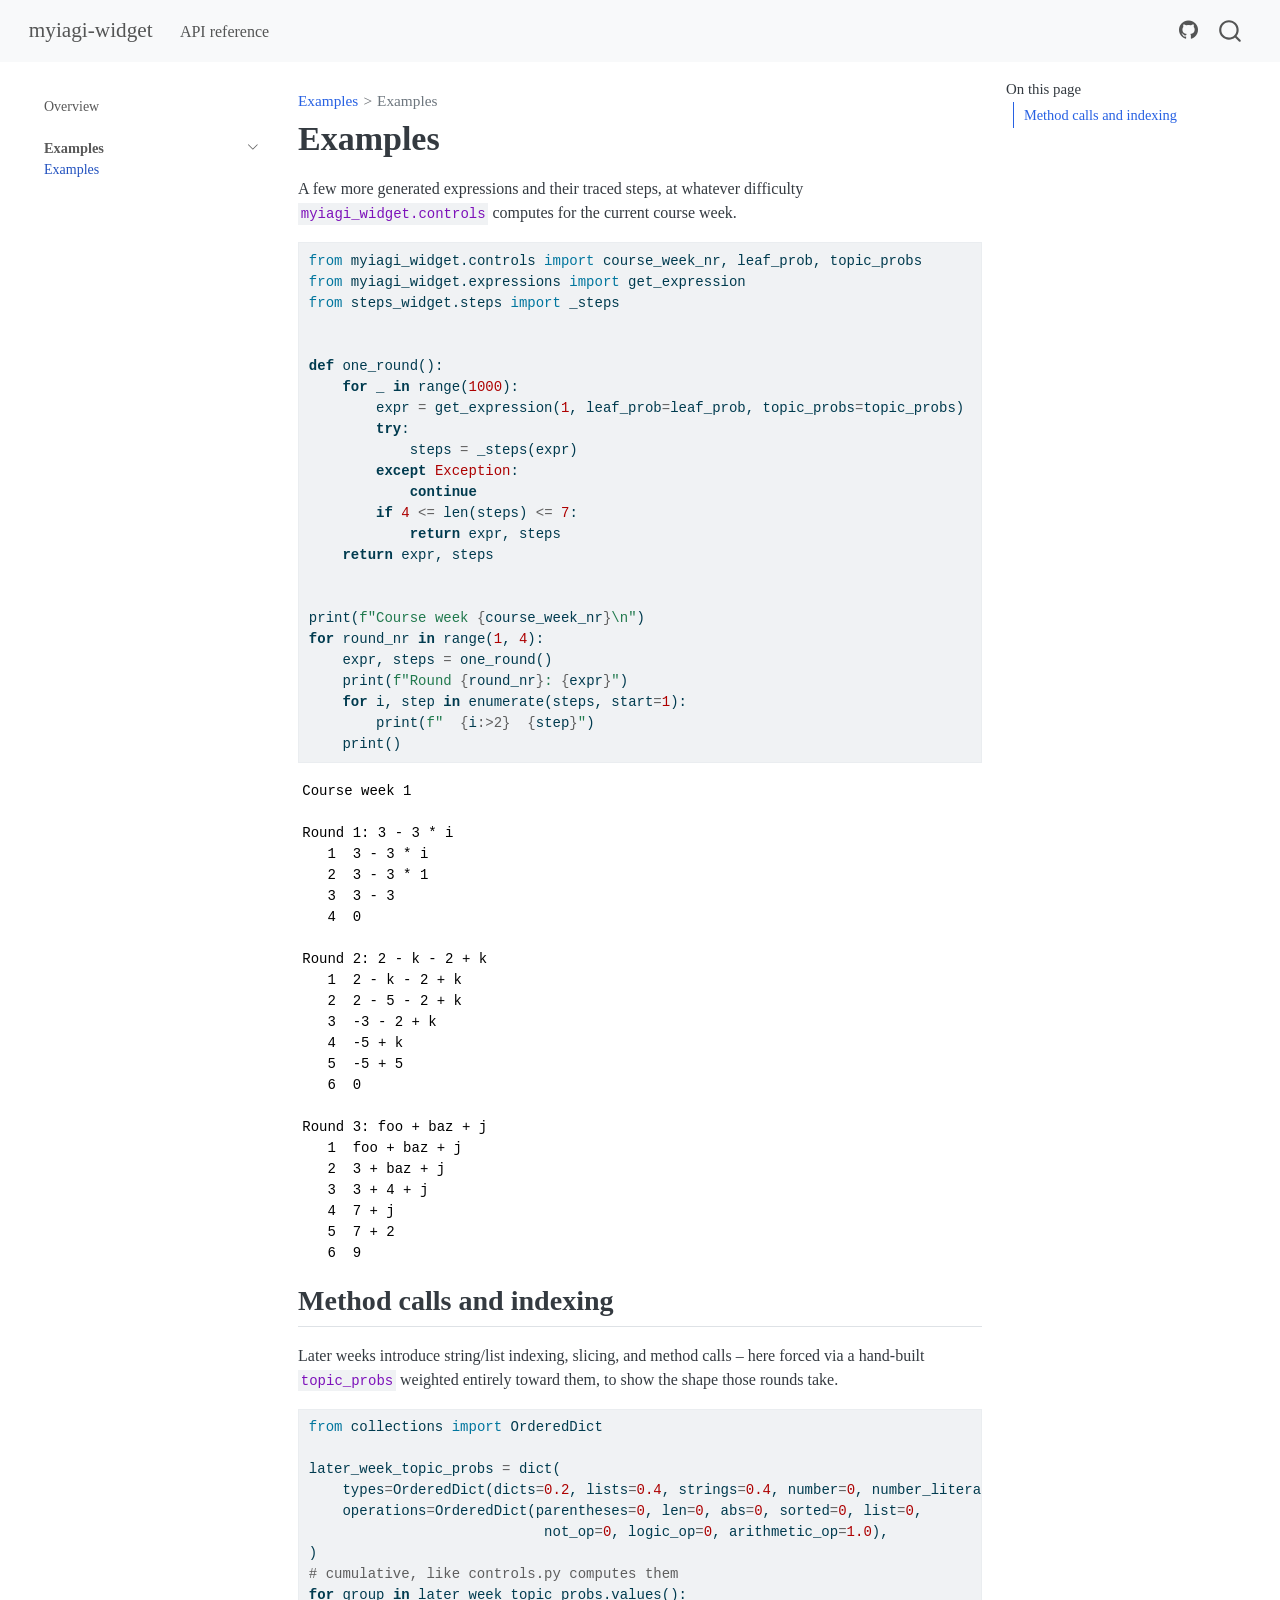
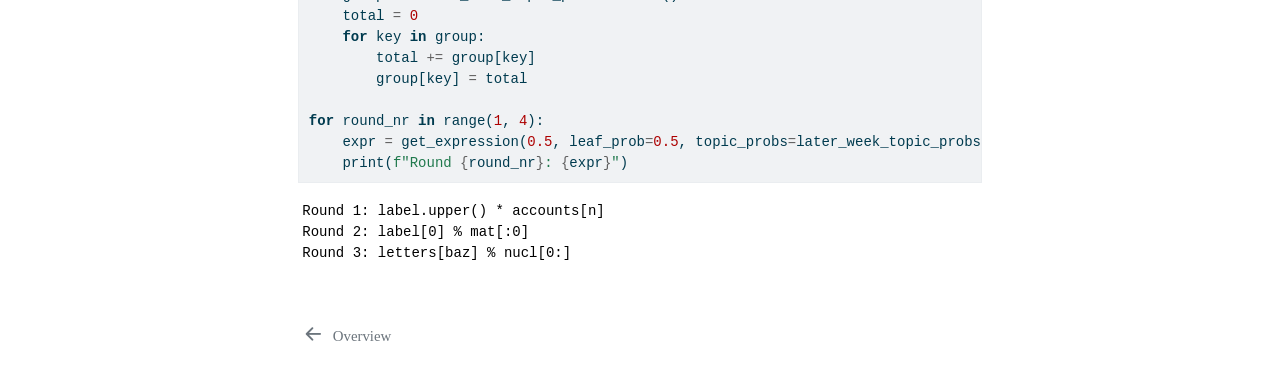
<file: pages/example.html>
<!DOCTYPE html>
<html xmlns="http://www.w3.org/1999/xhtml" lang="en" xml:lang="en"><head>

<meta charset="utf-8">
<meta name="generator" content="quarto-1.9.38">

<meta name="viewport" content="width=device-width, initial-scale=1.0, user-scalable=yes">


<title>Examples – myiagi-widget</title>
<style>
/* Default styles provided by pandoc.
** See https://pandoc.org/MANUAL.html#variables-for-html for config info.
*/
code{white-space: pre-wrap;}
span.smallcaps{font-variant: small-caps;}
div.columns{display: flex; gap: min(4vw, 1.5em);}
div.column{flex: auto; overflow-x: auto;}
div.hanging-indent{margin-left: 1.5em; text-indent: -1.5em;}
ul.task-list{list-style: none;}
ul.task-list li input[type="checkbox"] {
  width: 0.8em;
  margin: 0 0.8em 0.2em -1em; /* quarto-specific, see https://github.com/quarto-dev/quarto-cli/issues/4556 */ 
  vertical-align: middle;
}
/* CSS for syntax highlighting */
html { -webkit-text-size-adjust: 100%; }
pre > code.sourceCode { white-space: pre; position: relative; }
pre > code.sourceCode > span { display: inline-block; line-height: 1.25; }
pre > code.sourceCode > span:empty { height: 1.2em; }
.sourceCode { overflow: visible; }
code.sourceCode > span { color: inherit; text-decoration: inherit; }
div.sourceCode { margin: 1em 0; }
pre.sourceCode { margin: 0; }
@media screen {
div.sourceCode { overflow: auto; }
}
@media print {
pre > code.sourceCode { white-space: pre-wrap; }
pre > code.sourceCode > span { text-indent: -5em; padding-left: 5em; }
}
pre.numberSource code
  { counter-reset: source-line 0; }
pre.numberSource code > span
  { position: relative; left: -4em; counter-increment: source-line; }
pre.numberSource code > span > a:first-child::before
  { content: counter(source-line);
    position: relative; left: -1em; text-align: right; vertical-align: baseline;
    border: none; display: inline-block;
    -webkit-touch-callout: none; -webkit-user-select: none;
    -khtml-user-select: none; -moz-user-select: none;
    -ms-user-select: none; user-select: none;
    padding: 0 4px; width: 4em;
  }
pre.numberSource { margin-left: 3em;  padding-left: 4px; }
div.sourceCode
  {   }
@media screen {
pre > code.sourceCode > span > a:first-child::before { text-decoration: underline; }
}
</style>


<script src="../site_libs/quarto-nav/quarto-nav.js"></script>
<script src="../site_libs/quarto-nav/headroom.min.js"></script>
<script src="../site_libs/clipboard/clipboard.min.js"></script>
<script src="../site_libs/quarto-search/autocomplete.umd.js"></script>
<script src="../site_libs/quarto-search/fuse.min.js"></script>
<script src="../site_libs/quarto-search/quarto-search.js"></script>
<meta name="quarto:offset" content="../">
<link href="../pages/overview.html" rel="prev">
<script src="../site_libs/quarto-html/quarto.js" type="module"></script>
<script src="../site_libs/quarto-html/tabsets/tabsets.js" type="module"></script>
<script src="../site_libs/quarto-html/popper.min.js"></script>
<script src="../site_libs/quarto-html/tippy.umd.min.js"></script>
<script src="../site_libs/quarto-html/anchor.min.js"></script>
<link href="../site_libs/quarto-html/tippy.css" rel="stylesheet">
<link href="../site_libs/quarto-html/quarto-syntax-highlighting-15634bcf2e68342d4ad2dfa704d543f6.css" rel="stylesheet" id="quarto-text-highlighting-styles">
<script src="../site_libs/bootstrap/bootstrap.min.js"></script>
<link href="../site_libs/bootstrap/bootstrap-icons.css" rel="stylesheet">
<link href="../site_libs/bootstrap/bootstrap-c98d9d0b3b0a085d3ddf71e6e91476d8.min.css" rel="stylesheet" append-hash="true" id="quarto-bootstrap" data-mode="light">
<script id="quarto-search-options" type="application/json">{
  "location": "navbar",
  "copy-button": false,
  "collapse-after": 3,
  "panel-placement": "end",
  "type": "overlay",
  "limit": 50,
  "keyboard-shortcut": [
    "f",
    "/",
    "s"
  ],
  "show-item-context": false,
  "language": {
    "search-no-results-text": "No results",
    "search-matching-documents-text": "matching documents",
    "search-copy-link-title": "Copy link to search",
    "search-hide-matches-text": "Hide additional matches",
    "search-more-match-text": "more match in this document",
    "search-more-matches-text": "more matches in this document",
    "search-clear-button-title": "Clear",
    "search-text-placeholder": "",
    "search-detached-cancel-button-title": "Cancel",
    "search-submit-button-title": "Submit",
    "search-label": "Search"
  }
}</script>


<link rel="stylesheet" href="../api/_styles-quartodoc.css">
<link rel="stylesheet" href="../styles.css">
</head>

<body class="nav-sidebar floating nav-fixed quarto-light">

<div id="quarto-search-results"></div>
  <header id="quarto-header" class="headroom fixed-top">
    <nav class="navbar navbar-expand-lg " data-bs-theme="dark">
      <div class="navbar-container container-fluid">
      <div class="navbar-brand-container mx-auto">
    <a class="navbar-brand" href="../index.html">
    <span class="navbar-title">myiagi-widget</span>
    </a>
  </div>
            <div id="quarto-search" class="" title="Search"></div>
          <button class="navbar-toggler" type="button" data-bs-toggle="collapse" data-bs-target="#navbarCollapse" aria-controls="navbarCollapse" role="menu" aria-expanded="false" aria-label="Toggle navigation" onclick="if (window.quartoToggleHeadroom) { window.quartoToggleHeadroom(); }">
  <span class="navbar-toggler-icon"></span>
</button>
          <div class="collapse navbar-collapse" id="navbarCollapse">
            <ul class="navbar-nav navbar-nav-scroll me-auto">
  <li class="nav-item">
    <a class="nav-link" href="../api/"> 
<span class="menu-text">API reference</span></a>
  </li>  
</ul>
            <ul class="navbar-nav navbar-nav-scroll ms-auto">
  <li class="nav-item compact">
    <a class="nav-link" href="https://github.com/munch-group/myiagi-widget/"> <i class="bi bi-github" role="img">
</i> 
<span class="menu-text"></span></a>
  </li>  
</ul>
          </div> <!-- /navcollapse -->
            <div class="quarto-navbar-tools">
</div>
      </div> <!-- /container-fluid -->
    </nav>
  <nav class="quarto-secondary-nav">
    <div class="container-fluid d-flex">
      <button type="button" class="quarto-btn-toggle btn" data-bs-toggle="collapse" role="button" data-bs-target=".quarto-sidebar-collapse-item" aria-controls="quarto-sidebar" aria-expanded="false" aria-label="Toggle sidebar navigation" onclick="if (window.quartoToggleHeadroom) { window.quartoToggleHeadroom(); }">
        <i class="bi bi-layout-text-sidebar-reverse"></i>
      </button>
        <nav class="quarto-page-breadcrumbs" aria-label="breadcrumb"><ol class="breadcrumb"><li class="breadcrumb-item"><a href="../pages/example.html">Examples</a></li><li class="breadcrumb-item"><a href="../pages/example.html">Examples</a></li></ol></nav>
        <a class="flex-grow-1" role="navigation" data-bs-toggle="collapse" data-bs-target=".quarto-sidebar-collapse-item" aria-controls="quarto-sidebar" aria-expanded="false" aria-label="Toggle sidebar navigation" onclick="if (window.quartoToggleHeadroom) { window.quartoToggleHeadroom(); }">      
        </a>
    </div>
  </nav>
</header>
<!-- content -->
<div id="quarto-content" class="quarto-container page-columns page-rows-contents page-layout-article page-navbar">
<!-- sidebar -->
  <nav id="quarto-sidebar" class="sidebar collapse collapse-horizontal quarto-sidebar-collapse-item sidebar-navigation floating overflow-auto">
    <div class="sidebar-menu-container"> 
    <ul class="list-unstyled mt-1">
        <li class="sidebar-item">
  <div class="sidebar-item-container"> 
  <a href="../pages/overview.html" class="sidebar-item-text sidebar-link">
 <span class="menu-text">Overview</span></a>
  </div>
</li>
        <li class="sidebar-item sidebar-item-section">
      <div class="sidebar-item-container"> 
            <a class="sidebar-item-text sidebar-link text-start" data-bs-toggle="collapse" data-bs-target="#quarto-sidebar-section-1" role="navigation" aria-expanded="true">
 <span class="menu-text">Examples</span></a>
          <a class="sidebar-item-toggle text-start" data-bs-toggle="collapse" data-bs-target="#quarto-sidebar-section-1" role="navigation" aria-expanded="true" aria-label="Toggle section">
            <i class="bi bi-chevron-right ms-2"></i>
          </a> 
      </div>
      <ul id="quarto-sidebar-section-1" class="collapse list-unstyled sidebar-section depth1 show">  
          <li class="sidebar-item">
  <div class="sidebar-item-container"> 
  <a href="../pages/example.html" class="sidebar-item-text sidebar-link active">
 <span class="menu-text">Examples</span></a>
  </div>
</li>
      </ul>
  </li>
    </ul>
    </div>
</nav>
<div id="quarto-sidebar-glass" class="quarto-sidebar-collapse-item" data-bs-toggle="collapse" data-bs-target=".quarto-sidebar-collapse-item"></div>
<!-- margin-sidebar -->
    <div id="quarto-margin-sidebar" class="sidebar margin-sidebar">
        <nav id="TOC" role="doc-toc" class="toc-active">
    <h2 id="toc-title">On this page</h2>
   
  <ul>
  <li><a href="#method-calls-and-indexing" id="toc-method-calls-and-indexing" class="nav-link active" data-scroll-target="#method-calls-and-indexing">Method calls and indexing</a></li>
  </ul>
</nav>
    </div>
<!-- main -->
<main class="content" id="quarto-document-content">

<header id="title-block-header" class="quarto-title-block default"><nav class="quarto-page-breadcrumbs quarto-title-breadcrumbs d-none d-lg-block" aria-label="breadcrumb"><ol class="breadcrumb"><li class="breadcrumb-item"><a href="../pages/example.html">Examples</a></li><li class="breadcrumb-item"><a href="../pages/example.html">Examples</a></li></ol></nav>
<div class="quarto-title">
<h1 class="title">Examples</h1>
</div>



<div class="quarto-title-meta">

    
  
    
  </div>
  


</header>


<p>A few more generated expressions and their traced steps, at whatever difficulty <code>myiagi_widget.controls</code> computes for the current course week.</p>
<div id="cell-2" class="cell" data-quarto-private-1="{&quot;key&quot;:&quot;execution&quot;,&quot;value&quot;:{&quot;iopub.execute_input&quot;:&quot;2026-07-19T15:34:39.234705Z&quot;,&quot;iopub.status.busy&quot;:&quot;2026-07-19T15:34:39.234498Z&quot;,&quot;iopub.status.idle&quot;:&quot;2026-07-19T15:34:39.311410Z&quot;,&quot;shell.execute_reply&quot;:&quot;2026-07-19T15:34:39.310976Z&quot;}}" data-execution_count="1">
<div class="code-copy-outer-scaffold"><div class="sourceCode cell-code" id="cb1"><pre class="sourceCode python code-with-copy"><code class="sourceCode python"><span id="cb1-1"><a href="#cb1-1" aria-hidden="true" tabindex="-1"></a><span class="im">from</span> myiagi_widget.controls <span class="im">import</span> course_week_nr, leaf_prob, topic_probs</span>
<span id="cb1-2"><a href="#cb1-2" aria-hidden="true" tabindex="-1"></a><span class="im">from</span> myiagi_widget.expressions <span class="im">import</span> get_expression</span>
<span id="cb1-3"><a href="#cb1-3" aria-hidden="true" tabindex="-1"></a><span class="im">from</span> steps_widget.steps <span class="im">import</span> _steps</span>
<span id="cb1-4"><a href="#cb1-4" aria-hidden="true" tabindex="-1"></a></span>
<span id="cb1-5"><a href="#cb1-5" aria-hidden="true" tabindex="-1"></a></span>
<span id="cb1-6"><a href="#cb1-6" aria-hidden="true" tabindex="-1"></a><span class="kw">def</span> one_round():</span>
<span id="cb1-7"><a href="#cb1-7" aria-hidden="true" tabindex="-1"></a>    <span class="cf">for</span> _ <span class="kw">in</span> <span class="bu">range</span>(<span class="dv">1000</span>):</span>
<span id="cb1-8"><a href="#cb1-8" aria-hidden="true" tabindex="-1"></a>        expr <span class="op">=</span> get_expression(<span class="dv">1</span>, leaf_prob<span class="op">=</span>leaf_prob, topic_probs<span class="op">=</span>topic_probs)</span>
<span id="cb1-9"><a href="#cb1-9" aria-hidden="true" tabindex="-1"></a>        <span class="cf">try</span>:</span>
<span id="cb1-10"><a href="#cb1-10" aria-hidden="true" tabindex="-1"></a>            steps <span class="op">=</span> _steps(expr)</span>
<span id="cb1-11"><a href="#cb1-11" aria-hidden="true" tabindex="-1"></a>        <span class="cf">except</span> <span class="pp">Exception</span>:</span>
<span id="cb1-12"><a href="#cb1-12" aria-hidden="true" tabindex="-1"></a>            <span class="cf">continue</span></span>
<span id="cb1-13"><a href="#cb1-13" aria-hidden="true" tabindex="-1"></a>        <span class="cf">if</span> <span class="dv">4</span> <span class="op">&lt;=</span> <span class="bu">len</span>(steps) <span class="op">&lt;=</span> <span class="dv">7</span>:</span>
<span id="cb1-14"><a href="#cb1-14" aria-hidden="true" tabindex="-1"></a>            <span class="cf">return</span> expr, steps</span>
<span id="cb1-15"><a href="#cb1-15" aria-hidden="true" tabindex="-1"></a>    <span class="cf">return</span> expr, steps</span>
<span id="cb1-16"><a href="#cb1-16" aria-hidden="true" tabindex="-1"></a></span>
<span id="cb1-17"><a href="#cb1-17" aria-hidden="true" tabindex="-1"></a></span>
<span id="cb1-18"><a href="#cb1-18" aria-hidden="true" tabindex="-1"></a><span class="bu">print</span>(<span class="ss">f"Course week </span><span class="sc">{</span>course_week_nr<span class="sc">}</span><span class="ch">\n</span><span class="ss">"</span>)</span>
<span id="cb1-19"><a href="#cb1-19" aria-hidden="true" tabindex="-1"></a><span class="cf">for</span> round_nr <span class="kw">in</span> <span class="bu">range</span>(<span class="dv">1</span>, <span class="dv">4</span>):</span>
<span id="cb1-20"><a href="#cb1-20" aria-hidden="true" tabindex="-1"></a>    expr, steps <span class="op">=</span> one_round()</span>
<span id="cb1-21"><a href="#cb1-21" aria-hidden="true" tabindex="-1"></a>    <span class="bu">print</span>(<span class="ss">f"Round </span><span class="sc">{</span>round_nr<span class="sc">}</span><span class="ss">: </span><span class="sc">{</span>expr<span class="sc">}</span><span class="ss">"</span>)</span>
<span id="cb1-22"><a href="#cb1-22" aria-hidden="true" tabindex="-1"></a>    <span class="cf">for</span> i, step <span class="kw">in</span> <span class="bu">enumerate</span>(steps, start<span class="op">=</span><span class="dv">1</span>):</span>
<span id="cb1-23"><a href="#cb1-23" aria-hidden="true" tabindex="-1"></a>        <span class="bu">print</span>(<span class="ss">f"  </span><span class="sc">{</span>i<span class="sc">:&gt;2}</span><span class="ss">  </span><span class="sc">{</span>step<span class="sc">}</span><span class="ss">"</span>)</span>
<span id="cb1-24"><a href="#cb1-24" aria-hidden="true" tabindex="-1"></a>    <span class="bu">print</span>()</span></code></pre></div><button title="Copy to Clipboard" class="code-copy-button"><i class="bi"></i></button></div>
<div class="cell-output cell-output-stdout">
<pre><code>Course week 1

Round 1: 3 - 3 * i
   1  3 - 3 * i
   2  3 - 3 * 1
   3  3 - 3
   4  0

Round 2: 2 - k - 2 + k
   1  2 - k - 2 + k
   2  2 - 5 - 2 + k
   3  -3 - 2 + k
   4  -5 + k
   5  -5 + 5
   6  0

Round 3: foo + baz + j
   1  foo + baz + j
   2  3 + baz + j
   3  3 + 4 + j
   4  7 + j
   5  7 + 2
   6  9
</code></pre>
</div>
</div>
<section id="method-calls-and-indexing" class="level2">
<h2 class="anchored" data-anchor-id="method-calls-and-indexing">Method calls and indexing</h2>
<p>Later weeks introduce string/list indexing, slicing, and method calls – here forced via a hand-built <code>topic_probs</code> weighted entirely toward them, to show the shape those rounds take.</p>
<div id="cell-4" class="cell" data-quarto-private-1="{&quot;key&quot;:&quot;execution&quot;,&quot;value&quot;:{&quot;iopub.execute_input&quot;:&quot;2026-07-19T15:34:39.329995Z&quot;,&quot;iopub.status.busy&quot;:&quot;2026-07-19T15:34:39.329869Z&quot;,&quot;iopub.status.idle&quot;:&quot;2026-07-19T15:34:39.333795Z&quot;,&quot;shell.execute_reply&quot;:&quot;2026-07-19T15:34:39.333343Z&quot;}}" data-execution_count="2">
<div class="code-copy-outer-scaffold"><div class="sourceCode cell-code" id="cb3"><pre class="sourceCode python code-with-copy"><code class="sourceCode python"><span id="cb3-1"><a href="#cb3-1" aria-hidden="true" tabindex="-1"></a><span class="im">from</span> collections <span class="im">import</span> OrderedDict</span>
<span id="cb3-2"><a href="#cb3-2" aria-hidden="true" tabindex="-1"></a></span>
<span id="cb3-3"><a href="#cb3-3" aria-hidden="true" tabindex="-1"></a>later_week_topic_probs <span class="op">=</span> <span class="bu">dict</span>(</span>
<span id="cb3-4"><a href="#cb3-4" aria-hidden="true" tabindex="-1"></a>    types<span class="op">=</span>OrderedDict(dicts<span class="op">=</span><span class="fl">0.2</span>, lists<span class="op">=</span><span class="fl">0.4</span>, strings<span class="op">=</span><span class="fl">0.4</span>, number<span class="op">=</span><span class="dv">0</span>, number_literals<span class="op">=</span><span class="dv">0</span>),</span>
<span id="cb3-5"><a href="#cb3-5" aria-hidden="true" tabindex="-1"></a>    operations<span class="op">=</span>OrderedDict(parentheses<span class="op">=</span><span class="dv">0</span>, <span class="bu">len</span><span class="op">=</span><span class="dv">0</span>, <span class="bu">abs</span><span class="op">=</span><span class="dv">0</span>, <span class="bu">sorted</span><span class="op">=</span><span class="dv">0</span>, <span class="bu">list</span><span class="op">=</span><span class="dv">0</span>,</span>
<span id="cb3-6"><a href="#cb3-6" aria-hidden="true" tabindex="-1"></a>                            not_op<span class="op">=</span><span class="dv">0</span>, logic_op<span class="op">=</span><span class="dv">0</span>, arithmetic_op<span class="op">=</span><span class="fl">1.0</span>),</span>
<span id="cb3-7"><a href="#cb3-7" aria-hidden="true" tabindex="-1"></a>)</span>
<span id="cb3-8"><a href="#cb3-8" aria-hidden="true" tabindex="-1"></a><span class="co"># cumulative, like controls.py computes them</span></span>
<span id="cb3-9"><a href="#cb3-9" aria-hidden="true" tabindex="-1"></a><span class="cf">for</span> group <span class="kw">in</span> later_week_topic_probs.values():</span>
<span id="cb3-10"><a href="#cb3-10" aria-hidden="true" tabindex="-1"></a>    total <span class="op">=</span> <span class="dv">0</span></span>
<span id="cb3-11"><a href="#cb3-11" aria-hidden="true" tabindex="-1"></a>    <span class="cf">for</span> key <span class="kw">in</span> group:</span>
<span id="cb3-12"><a href="#cb3-12" aria-hidden="true" tabindex="-1"></a>        total <span class="op">+=</span> group[key]</span>
<span id="cb3-13"><a href="#cb3-13" aria-hidden="true" tabindex="-1"></a>        group[key] <span class="op">=</span> total</span>
<span id="cb3-14"><a href="#cb3-14" aria-hidden="true" tabindex="-1"></a></span>
<span id="cb3-15"><a href="#cb3-15" aria-hidden="true" tabindex="-1"></a><span class="cf">for</span> round_nr <span class="kw">in</span> <span class="bu">range</span>(<span class="dv">1</span>, <span class="dv">4</span>):</span>
<span id="cb3-16"><a href="#cb3-16" aria-hidden="true" tabindex="-1"></a>    expr <span class="op">=</span> get_expression(<span class="fl">0.5</span>, leaf_prob<span class="op">=</span><span class="fl">0.5</span>, topic_probs<span class="op">=</span>later_week_topic_probs)</span>
<span id="cb3-17"><a href="#cb3-17" aria-hidden="true" tabindex="-1"></a>    <span class="bu">print</span>(<span class="ss">f"Round </span><span class="sc">{</span>round_nr<span class="sc">}</span><span class="ss">: </span><span class="sc">{</span>expr<span class="sc">}</span><span class="ss">"</span>)</span></code></pre></div><button title="Copy to Clipboard" class="code-copy-button"><i class="bi"></i></button></div>
<div class="cell-output cell-output-stdout">
<pre><code>Round 1: label.upper() * accounts[n]
Round 2: label[0] % mat[:0]
Round 3: letters[baz] % nucl[0:]</code></pre>
</div>
</div>


</section>

</main> <!-- /main -->
<script id="quarto-html-after-body" type="application/javascript">
  window.document.addEventListener("DOMContentLoaded", function (event) {
    const icon = "";
    const anchorJS = new window.AnchorJS();
    anchorJS.options = {
      placement: 'right',
      icon: icon
    };
    anchorJS.add('.anchored');
    const isCodeAnnotation = (el) => {
      for (const clz of el.classList) {
        if (clz.startsWith('code-annotation-')) {                     
          return true;
        }
      }
      return false;
    }
    const onCopySuccess = function(e) {
      // button target
      const button = e.trigger;
      // don't keep focus
      button.blur();
      // flash "checked"
      button.classList.add('code-copy-button-checked');
      var currentTitle = button.getAttribute("title");
      button.setAttribute("title", "Copied!");
      let tooltip;
      if (window.bootstrap) {
        button.setAttribute("data-bs-toggle", "tooltip");
        button.setAttribute("data-bs-placement", "left");
        button.setAttribute("data-bs-title", "Copied!");
        tooltip = new bootstrap.Tooltip(button, 
          { trigger: "manual", 
            customClass: "code-copy-button-tooltip",
            offset: [0, -8]});
        tooltip.show();    
      }
      setTimeout(function() {
        if (tooltip) {
          tooltip.hide();
          button.removeAttribute("data-bs-title");
          button.removeAttribute("data-bs-toggle");
          button.removeAttribute("data-bs-placement");
        }
        button.setAttribute("title", currentTitle);
        button.classList.remove('code-copy-button-checked');
      }, 1000);
      // clear code selection
      e.clearSelection();
    }
    const getTextToCopy = function(trigger) {
      const outerScaffold = trigger.parentElement.cloneNode(true);
      const codeEl = outerScaffold.querySelector('code');
      for (const childEl of codeEl.children) {
        if (isCodeAnnotation(childEl)) {
          childEl.remove();
        }
      }
      return codeEl.innerText;
    }
    const clipboard = new window.ClipboardJS('.code-copy-button:not([data-in-quarto-modal])', {
      text: getTextToCopy
    });
    clipboard.on('success', onCopySuccess);
    if (window.document.getElementById('quarto-embedded-source-code-modal')) {
      const clipboardModal = new window.ClipboardJS('.code-copy-button[data-in-quarto-modal]', {
        text: getTextToCopy,
        container: window.document.getElementById('quarto-embedded-source-code-modal')
      });
      clipboardModal.on('success', onCopySuccess);
    }
      var localhostRegex = new RegExp(/^(?:http|https):\/\/localhost\:?[0-9]*\//);
      var mailtoRegex = new RegExp(/^mailto:/);
        var filterRegex = new RegExp("https:\/\/munch-group\.github\.io\/myiagi-widget\/");
      var isInternal = (href) => {
          return filterRegex.test(href) || localhostRegex.test(href) || mailtoRegex.test(href);
      }
      // Inspect non-navigation links and adorn them if external
     var links = window.document.querySelectorAll('a[href]:not(.nav-link):not(.navbar-brand):not(.toc-action):not(.sidebar-link):not(.sidebar-item-toggle):not(.pagination-link):not(.no-external):not([aria-hidden]):not(.dropdown-item):not(.quarto-navigation-tool):not(.about-link)');
      for (var i=0; i<links.length; i++) {
        const link = links[i];
        if (!isInternal(link.href)) {
          // undo the damage that might have been done by quarto-nav.js in the case of
          // links that we want to consider external
          if (link.dataset.originalHref !== undefined) {
            link.href = link.dataset.originalHref;
          }
        }
      }
    function tippyHover(el, contentFn, onTriggerFn, onUntriggerFn) {
      const config = {
        allowHTML: true,
        maxWidth: 500,
        delay: 100,
        arrow: false,
        appendTo: function(el) {
            return el.parentElement;
        },
        interactive: true,
        interactiveBorder: 10,
        theme: 'quarto',
        placement: 'bottom-start',
      };
      if (contentFn) {
        config.content = contentFn;
      }
      if (onTriggerFn) {
        config.onTrigger = onTriggerFn;
      }
      if (onUntriggerFn) {
        config.onUntrigger = onUntriggerFn;
      }
      window.tippy(el, config); 
    }
    const noterefs = window.document.querySelectorAll('a[role="doc-noteref"]');
    for (var i=0; i<noterefs.length; i++) {
      const ref = noterefs[i];
      tippyHover(ref, function() {
        // use id or data attribute instead here
        let href = ref.getAttribute('data-footnote-href') || ref.getAttribute('href');
        try { href = new URL(href).hash; } catch {}
        const id = href.replace(/^#\/?/, "");
        const note = window.document.getElementById(id);
        if (note) {
          return note.innerHTML;
        } else {
          return "";
        }
      });
    }
    const xrefs = window.document.querySelectorAll('a.quarto-xref');
    const processXRef = (id, note) => {
      // Strip column container classes
      const stripColumnClz = (el) => {
        el.classList.remove("page-full", "page-columns");
        if (el.children) {
          for (const child of el.children) {
            stripColumnClz(child);
          }
        }
      }
      stripColumnClz(note)
      if (id === null || id.startsWith('sec-')) {
        // Special case sections, only their first couple elements
        const container = document.createElement("div");
        if (note.children && note.children.length > 2) {
          container.appendChild(note.children[0].cloneNode(true));
          for (let i = 1; i < note.children.length; i++) {
            const child = note.children[i];
            if (child.tagName === "P" && child.innerText === "") {
              continue;
            } else {
              container.appendChild(child.cloneNode(true));
              break;
            }
          }
          if (window.Quarto?.typesetMath) {
            window.Quarto.typesetMath(container);
          }
          return container.innerHTML
        } else {
          if (window.Quarto?.typesetMath) {
            window.Quarto.typesetMath(note);
          }
          return note.innerHTML;
        }
      } else {
        // Remove any anchor links if they are present
        const anchorLink = note.querySelector('a.anchorjs-link');
        if (anchorLink) {
          anchorLink.remove();
        }
        if (window.Quarto?.typesetMath) {
          window.Quarto.typesetMath(note);
        }
        if (note.classList.contains("callout")) {
          return note.outerHTML;
        } else {
          return note.innerHTML;
        }
      }
    }
    for (var i=0; i<xrefs.length; i++) {
      const xref = xrefs[i];
      tippyHover(xref, undefined, function(instance) {
        instance.disable();
        let url = xref.getAttribute('href');
        let hash = undefined; 
        if (url.startsWith('#')) {
          hash = url;
        } else {
          try { hash = new URL(url).hash; } catch {}
        }
        if (hash) {
          const id = hash.replace(/^#\/?/, "");
          const note = window.document.getElementById(id);
          if (note !== null) {
            try {
              const html = processXRef(id, note.cloneNode(true));
              instance.setContent(html);
            } finally {
              instance.enable();
              instance.show();
            }
          } else {
            // See if we can fetch this
            fetch(url.split('#')[0])
            .then(res => res.text())
            .then(html => {
              const parser = new DOMParser();
              const htmlDoc = parser.parseFromString(html, "text/html");
              const note = htmlDoc.getElementById(id);
              if (note !== null) {
                const html = processXRef(id, note);
                instance.setContent(html);
              } 
            }).finally(() => {
              instance.enable();
              instance.show();
            });
          }
        } else {
          // See if we can fetch a full url (with no hash to target)
          // This is a special case and we should probably do some content thinning / targeting
          fetch(url)
          .then(res => res.text())
          .then(html => {
            const parser = new DOMParser();
            const htmlDoc = parser.parseFromString(html, "text/html");
            const note = htmlDoc.querySelector('main.content');
            if (note !== null) {
              // This should only happen for chapter cross references
              // (since there is no id in the URL)
              // remove the first header
              if (note.children.length > 0 && note.children[0].tagName === "HEADER") {
                note.children[0].remove();
              }
              const html = processXRef(null, note);
              instance.setContent(html);
            } 
          }).finally(() => {
            instance.enable();
            instance.show();
          });
        }
      }, function(instance) {
      });
    }
        let selectedAnnoteEl;
        const selectorForAnnotation = ( cell, annotation) => {
          let cellAttr = 'data-code-cell="' + cell + '"';
          let lineAttr = 'data-code-annotation="' +  annotation + '"';
          const selector = 'span[' + cellAttr + '][' + lineAttr + ']';
          return selector;
        }
        const selectCodeLines = (annoteEl) => {
          const doc = window.document;
          const targetCell = annoteEl.getAttribute("data-target-cell");
          const targetAnnotation = annoteEl.getAttribute("data-target-annotation");
          const annoteSpan = window.document.querySelector(selectorForAnnotation(targetCell, targetAnnotation));
          const lines = annoteSpan.getAttribute("data-code-lines").split(",");
          const lineIds = lines.map((line) => {
            return targetCell + "-" + line;
          })
          let top = null;
          let height = null;
          let parent = null;
          if (lineIds.length > 0) {
              //compute the position of the single el (top and bottom and make a div)
              const el = window.document.getElementById(lineIds[0]);
              top = el.offsetTop;
              height = el.offsetHeight;
              parent = el.parentElement.parentElement;
            if (lineIds.length > 1) {
              const lastEl = window.document.getElementById(lineIds[lineIds.length - 1]);
              const bottom = lastEl.offsetTop + lastEl.offsetHeight;
              height = bottom - top;
            }
            if (top !== null && height !== null && parent !== null) {
              // cook up a div (if necessary) and position it 
              let div = window.document.getElementById("code-annotation-line-highlight");
              if (div === null) {
                div = window.document.createElement("div");
                div.setAttribute("id", "code-annotation-line-highlight");
                div.style.position = 'absolute';
                parent.appendChild(div);
              }
              div.style.top = top - 2 + "px";
              div.style.height = height + 4 + "px";
              div.style.left = 0;
              let gutterDiv = window.document.getElementById("code-annotation-line-highlight-gutter");
              if (gutterDiv === null) {
                gutterDiv = window.document.createElement("div");
                gutterDiv.setAttribute("id", "code-annotation-line-highlight-gutter");
                gutterDiv.style.position = 'absolute';
                const codeCell = window.document.getElementById(targetCell);
                const gutter = codeCell.querySelector('.code-annotation-gutter');
                gutter.appendChild(gutterDiv);
              }
              gutterDiv.style.top = top - 2 + "px";
              gutterDiv.style.height = height + 4 + "px";
            }
            selectedAnnoteEl = annoteEl;
          }
        };
        const unselectCodeLines = () => {
          const elementsIds = ["code-annotation-line-highlight", "code-annotation-line-highlight-gutter"];
          elementsIds.forEach((elId) => {
            const div = window.document.getElementById(elId);
            if (div) {
              div.remove();
            }
          });
          selectedAnnoteEl = undefined;
        };
          // Handle positioning of the toggle
      window.addEventListener(
        "resize",
        throttle(() => {
          elRect = undefined;
          if (selectedAnnoteEl) {
            selectCodeLines(selectedAnnoteEl);
          }
        }, 10)
      );
      function throttle(fn, ms) {
      let throttle = false;
      let timer;
        return (...args) => {
          if(!throttle) { // first call gets through
              fn.apply(this, args);
              throttle = true;
          } else { // all the others get throttled
              if(timer) clearTimeout(timer); // cancel #2
              timer = setTimeout(() => {
                fn.apply(this, args);
                timer = throttle = false;
              }, ms);
          }
        };
      }
        // Attach click handler to the DT
        const annoteDls = window.document.querySelectorAll('dt[data-target-cell]');
        for (const annoteDlNode of annoteDls) {
          annoteDlNode.addEventListener('click', (event) => {
            const clickedEl = event.target;
            if (clickedEl !== selectedAnnoteEl) {
              unselectCodeLines();
              const activeEl = window.document.querySelector('dt[data-target-cell].code-annotation-active');
              if (activeEl) {
                activeEl.classList.remove('code-annotation-active');
              }
              selectCodeLines(clickedEl);
              clickedEl.classList.add('code-annotation-active');
            } else {
              // Unselect the line
              unselectCodeLines();
              clickedEl.classList.remove('code-annotation-active');
            }
          });
        }
    const findCites = (el) => {
      const parentEl = el.parentElement;
      if (parentEl) {
        const cites = parentEl.dataset.cites;
        if (cites) {
          return {
            el,
            cites: cites.split(' ')
          };
        } else {
          return findCites(el.parentElement)
        }
      } else {
        return undefined;
      }
    };
    var bibliorefs = window.document.querySelectorAll('a[role="doc-biblioref"]');
    for (var i=0; i<bibliorefs.length; i++) {
      const ref = bibliorefs[i];
      const citeInfo = findCites(ref);
      if (citeInfo) {
        tippyHover(citeInfo.el, function() {
          var popup = window.document.createElement('div');
          citeInfo.cites.forEach(function(cite) {
            var citeDiv = window.document.createElement('div');
            citeDiv.classList.add('hanging-indent');
            citeDiv.classList.add('csl-entry');
            var biblioDiv = window.document.getElementById('ref-' + cite);
            if (biblioDiv) {
              citeDiv.innerHTML = biblioDiv.innerHTML;
            }
            popup.appendChild(citeDiv);
          });
          return popup.innerHTML;
        });
      }
    }
  });
  </script>
<nav class="page-navigation">
  <div class="nav-page nav-page-previous">
      <a href="../pages/overview.html" class="pagination-link" aria-label="Overview">
        <i class="bi bi-arrow-left-short"></i> <span class="nav-page-text">Overview</span>
      </a>          
  </div>
  <div class="nav-page nav-page-next">
  </div>
</nav>
</div> <!-- /content -->




</body></html>
</file>
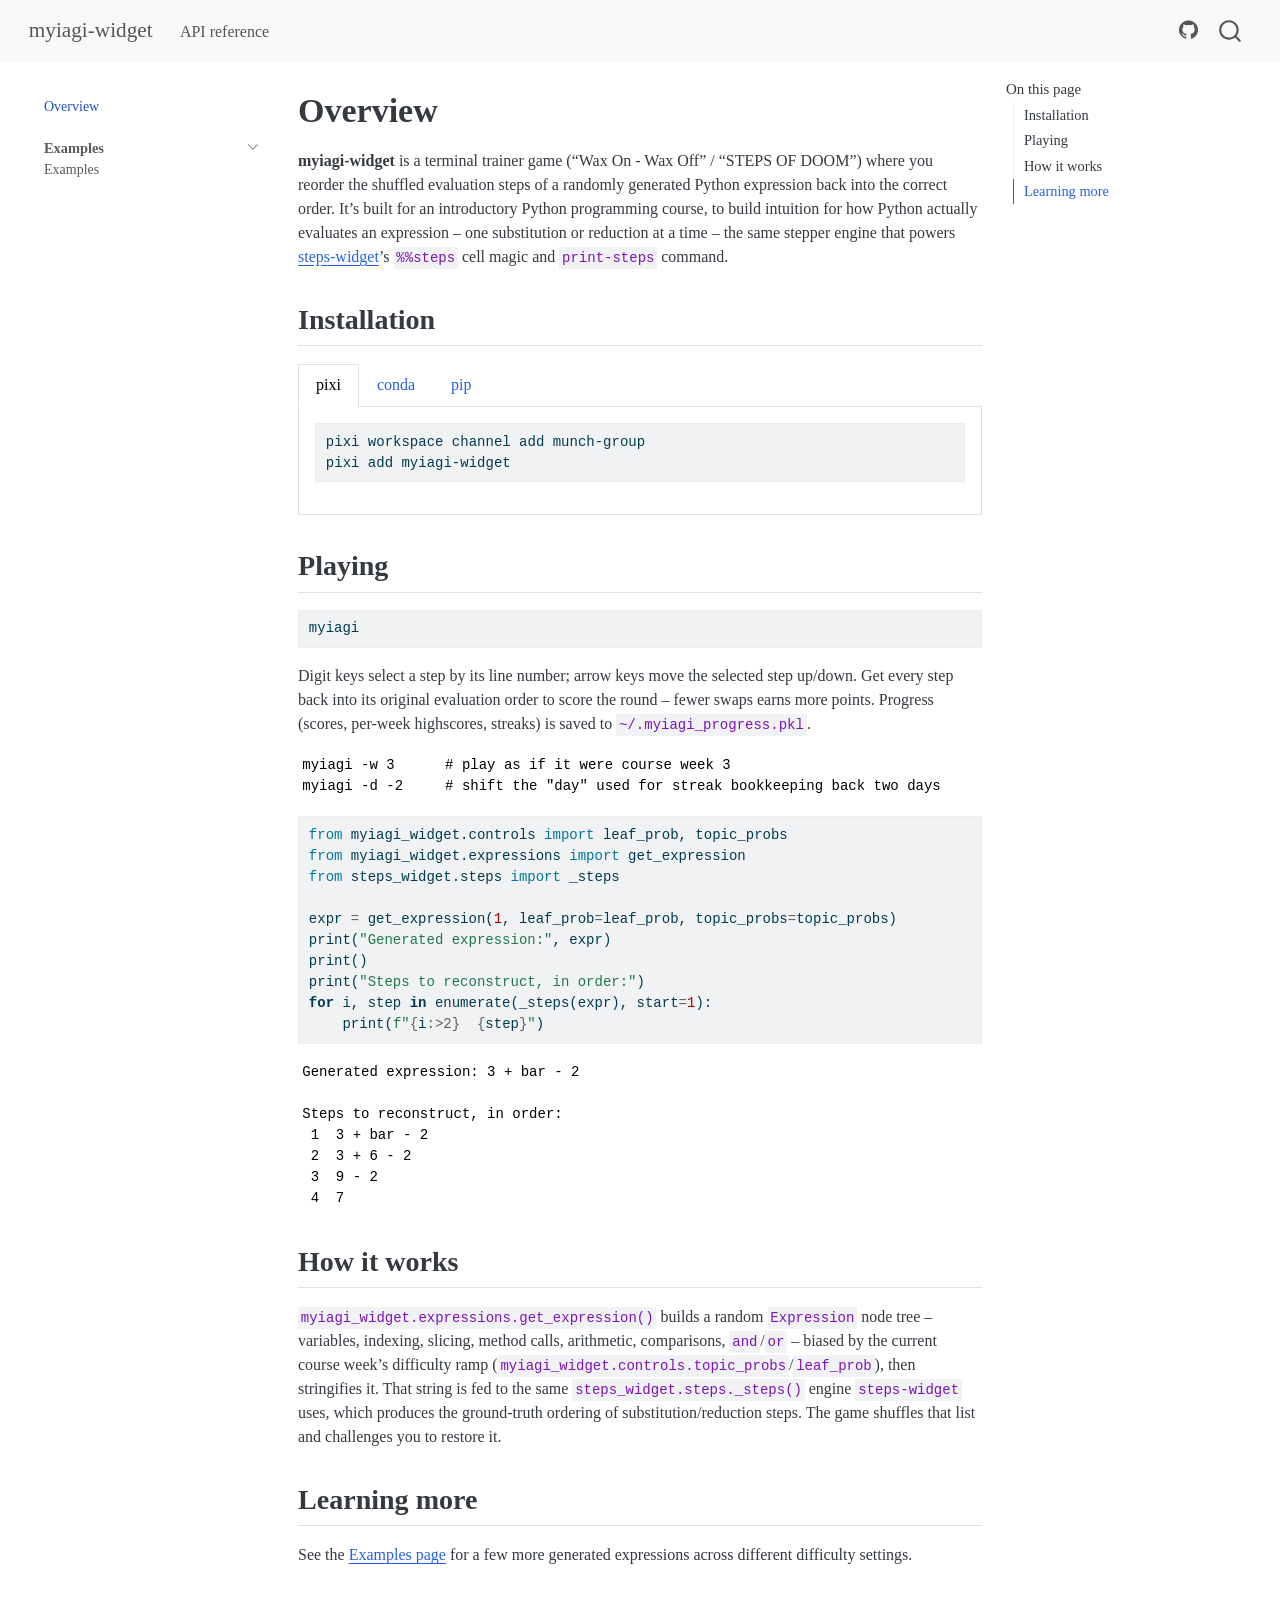
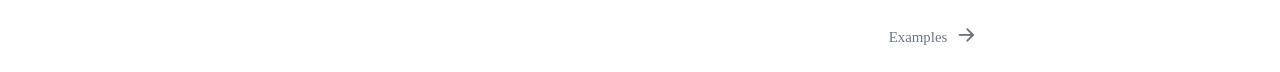
<file: pages/overview.html>
<!DOCTYPE html>
<html xmlns="http://www.w3.org/1999/xhtml" lang="en" xml:lang="en"><head>

<meta charset="utf-8">
<meta name="generator" content="quarto-1.9.38">

<meta name="viewport" content="width=device-width, initial-scale=1.0, user-scalable=yes">


<title>Overview – myiagi-widget</title>
<style>
/* Default styles provided by pandoc.
** See https://pandoc.org/MANUAL.html#variables-for-html for config info.
*/
code{white-space: pre-wrap;}
span.smallcaps{font-variant: small-caps;}
div.columns{display: flex; gap: min(4vw, 1.5em);}
div.column{flex: auto; overflow-x: auto;}
div.hanging-indent{margin-left: 1.5em; text-indent: -1.5em;}
ul.task-list{list-style: none;}
ul.task-list li input[type="checkbox"] {
  width: 0.8em;
  margin: 0 0.8em 0.2em -1em; /* quarto-specific, see https://github.com/quarto-dev/quarto-cli/issues/4556 */ 
  vertical-align: middle;
}
/* CSS for syntax highlighting */
html { -webkit-text-size-adjust: 100%; }
pre > code.sourceCode { white-space: pre; position: relative; }
pre > code.sourceCode > span { display: inline-block; line-height: 1.25; }
pre > code.sourceCode > span:empty { height: 1.2em; }
.sourceCode { overflow: visible; }
code.sourceCode > span { color: inherit; text-decoration: inherit; }
div.sourceCode { margin: 1em 0; }
pre.sourceCode { margin: 0; }
@media screen {
div.sourceCode { overflow: auto; }
}
@media print {
pre > code.sourceCode { white-space: pre-wrap; }
pre > code.sourceCode > span { text-indent: -5em; padding-left: 5em; }
}
pre.numberSource code
  { counter-reset: source-line 0; }
pre.numberSource code > span
  { position: relative; left: -4em; counter-increment: source-line; }
pre.numberSource code > span > a:first-child::before
  { content: counter(source-line);
    position: relative; left: -1em; text-align: right; vertical-align: baseline;
    border: none; display: inline-block;
    -webkit-touch-callout: none; -webkit-user-select: none;
    -khtml-user-select: none; -moz-user-select: none;
    -ms-user-select: none; user-select: none;
    padding: 0 4px; width: 4em;
  }
pre.numberSource { margin-left: 3em;  padding-left: 4px; }
div.sourceCode
  {   }
@media screen {
pre > code.sourceCode > span > a:first-child::before { text-decoration: underline; }
}
</style>


<script src="../site_libs/quarto-nav/quarto-nav.js"></script>
<script src="../site_libs/quarto-nav/headroom.min.js"></script>
<script src="../site_libs/clipboard/clipboard.min.js"></script>
<script src="../site_libs/quarto-search/autocomplete.umd.js"></script>
<script src="../site_libs/quarto-search/fuse.min.js"></script>
<script src="../site_libs/quarto-search/quarto-search.js"></script>
<meta name="quarto:offset" content="../">
<link href="../pages/example.html" rel="next">
<script src="../site_libs/quarto-html/quarto.js" type="module"></script>
<script src="../site_libs/quarto-html/tabsets/tabsets.js" type="module"></script>
<script src="../site_libs/quarto-html/popper.min.js"></script>
<script src="../site_libs/quarto-html/tippy.umd.min.js"></script>
<script src="../site_libs/quarto-html/anchor.min.js"></script>
<link href="../site_libs/quarto-html/tippy.css" rel="stylesheet">
<link href="../site_libs/quarto-html/quarto-syntax-highlighting-15634bcf2e68342d4ad2dfa704d543f6.css" rel="stylesheet" id="quarto-text-highlighting-styles">
<script src="../site_libs/bootstrap/bootstrap.min.js"></script>
<link href="../site_libs/bootstrap/bootstrap-icons.css" rel="stylesheet">
<link href="../site_libs/bootstrap/bootstrap-c98d9d0b3b0a085d3ddf71e6e91476d8.min.css" rel="stylesheet" append-hash="true" id="quarto-bootstrap" data-mode="light">
<script id="quarto-search-options" type="application/json">{
  "location": "navbar",
  "copy-button": false,
  "collapse-after": 3,
  "panel-placement": "end",
  "type": "overlay",
  "limit": 50,
  "keyboard-shortcut": [
    "f",
    "/",
    "s"
  ],
  "show-item-context": false,
  "language": {
    "search-no-results-text": "No results",
    "search-matching-documents-text": "matching documents",
    "search-copy-link-title": "Copy link to search",
    "search-hide-matches-text": "Hide additional matches",
    "search-more-match-text": "more match in this document",
    "search-more-matches-text": "more matches in this document",
    "search-clear-button-title": "Clear",
    "search-text-placeholder": "",
    "search-detached-cancel-button-title": "Cancel",
    "search-submit-button-title": "Submit",
    "search-label": "Search"
  }
}</script>


<link rel="stylesheet" href="../api/_styles-quartodoc.css">
<link rel="stylesheet" href="../styles.css">
</head>

<body class="nav-sidebar floating nav-fixed quarto-light">

<div id="quarto-search-results"></div>
  <header id="quarto-header" class="headroom fixed-top">
    <nav class="navbar navbar-expand-lg " data-bs-theme="dark">
      <div class="navbar-container container-fluid">
      <div class="navbar-brand-container mx-auto">
    <a class="navbar-brand" href="../index.html">
    <span class="navbar-title">myiagi-widget</span>
    </a>
  </div>
            <div id="quarto-search" class="" title="Search"></div>
          <button class="navbar-toggler" type="button" data-bs-toggle="collapse" data-bs-target="#navbarCollapse" aria-controls="navbarCollapse" role="menu" aria-expanded="false" aria-label="Toggle navigation" onclick="if (window.quartoToggleHeadroom) { window.quartoToggleHeadroom(); }">
  <span class="navbar-toggler-icon"></span>
</button>
          <div class="collapse navbar-collapse" id="navbarCollapse">
            <ul class="navbar-nav navbar-nav-scroll me-auto">
  <li class="nav-item">
    <a class="nav-link" href="../api/"> 
<span class="menu-text">API reference</span></a>
  </li>  
</ul>
            <ul class="navbar-nav navbar-nav-scroll ms-auto">
  <li class="nav-item compact">
    <a class="nav-link" href="https://github.com/munch-group/myiagi-widget/"> <i class="bi bi-github" role="img">
</i> 
<span class="menu-text"></span></a>
  </li>  
</ul>
          </div> <!-- /navcollapse -->
            <div class="quarto-navbar-tools">
</div>
      </div> <!-- /container-fluid -->
    </nav>
  <nav class="quarto-secondary-nav">
    <div class="container-fluid d-flex">
      <button type="button" class="quarto-btn-toggle btn" data-bs-toggle="collapse" role="button" data-bs-target=".quarto-sidebar-collapse-item" aria-controls="quarto-sidebar" aria-expanded="false" aria-label="Toggle sidebar navigation" onclick="if (window.quartoToggleHeadroom) { window.quartoToggleHeadroom(); }">
        <i class="bi bi-layout-text-sidebar-reverse"></i>
      </button>
        <nav class="quarto-page-breadcrumbs" aria-label="breadcrumb"><ol class="breadcrumb"><li class="breadcrumb-item"><a href="../pages/overview.html">Overview</a></li></ol></nav>
        <a class="flex-grow-1" role="navigation" data-bs-toggle="collapse" data-bs-target=".quarto-sidebar-collapse-item" aria-controls="quarto-sidebar" aria-expanded="false" aria-label="Toggle sidebar navigation" onclick="if (window.quartoToggleHeadroom) { window.quartoToggleHeadroom(); }">      
        </a>
    </div>
  </nav>
</header>
<!-- content -->
<div id="quarto-content" class="quarto-container page-columns page-rows-contents page-layout-article page-navbar">
<!-- sidebar -->
  <nav id="quarto-sidebar" class="sidebar collapse collapse-horizontal quarto-sidebar-collapse-item sidebar-navigation floating overflow-auto">
    <div class="sidebar-menu-container"> 
    <ul class="list-unstyled mt-1">
        <li class="sidebar-item">
  <div class="sidebar-item-container"> 
  <a href="../pages/overview.html" class="sidebar-item-text sidebar-link active">
 <span class="menu-text">Overview</span></a>
  </div>
</li>
        <li class="sidebar-item sidebar-item-section">
      <div class="sidebar-item-container"> 
            <a class="sidebar-item-text sidebar-link text-start" data-bs-toggle="collapse" data-bs-target="#quarto-sidebar-section-1" role="navigation" aria-expanded="true">
 <span class="menu-text">Examples</span></a>
          <a class="sidebar-item-toggle text-start" data-bs-toggle="collapse" data-bs-target="#quarto-sidebar-section-1" role="navigation" aria-expanded="true" aria-label="Toggle section">
            <i class="bi bi-chevron-right ms-2"></i>
          </a> 
      </div>
      <ul id="quarto-sidebar-section-1" class="collapse list-unstyled sidebar-section depth1 show">  
          <li class="sidebar-item">
  <div class="sidebar-item-container"> 
  <a href="../pages/example.html" class="sidebar-item-text sidebar-link">
 <span class="menu-text">Examples</span></a>
  </div>
</li>
      </ul>
  </li>
    </ul>
    </div>
</nav>
<div id="quarto-sidebar-glass" class="quarto-sidebar-collapse-item" data-bs-toggle="collapse" data-bs-target=".quarto-sidebar-collapse-item"></div>
<!-- margin-sidebar -->
    <div id="quarto-margin-sidebar" class="sidebar margin-sidebar">
        <nav id="TOC" role="doc-toc" class="toc-active">
    <h2 id="toc-title">On this page</h2>
   
  <ul>
  <li><a href="#installation" id="toc-installation" class="nav-link active" data-scroll-target="#installation">Installation</a></li>
  <li><a href="#playing" id="toc-playing" class="nav-link" data-scroll-target="#playing">Playing</a></li>
  <li><a href="#how-it-works" id="toc-how-it-works" class="nav-link" data-scroll-target="#how-it-works">How it works</a></li>
  <li><a href="#learning-more" id="toc-learning-more" class="nav-link" data-scroll-target="#learning-more">Learning more</a></li>
  </ul>
</nav>
    </div>
<!-- main -->
<main class="content" id="quarto-document-content">

<header id="title-block-header" class="quarto-title-block default">
<div class="quarto-title">
<h1 class="title">Overview</h1>
</div>



<div class="quarto-title-meta">

    
  
    
  </div>
  


</header>


<p><strong>myiagi-widget</strong> is a terminal trainer game (“Wax On - Wax Off” / “STEPS OF DOOM”) where you reorder the shuffled evaluation steps of a randomly generated Python expression back into the correct order. It’s built for an introductory Python programming course, to build intuition for how Python actually evaluates an expression – one substitution or reduction at a time – the same stepper engine that powers <a href="https://munch-group.org/steps-widget">steps-widget</a>’s <code>%%steps</code> cell magic and <code>print-steps</code> command.</p>
<section id="installation" class="level2">
<h2 class="anchored" data-anchor-id="installation">Installation</h2>
<div class="tabset-margin-container"></div><div class="panel-tabset">
<ul class="nav nav-tabs" role="tablist"><li class="nav-item" role="presentation"><a class="nav-link active" id="tabset-1-1-tab" data-bs-toggle="tab" data-bs-target="#tabset-1-1" role="tab" aria-controls="tabset-1-1" aria-selected="true" href="">pixi</a></li><li class="nav-item" role="presentation"><a class="nav-link" id="tabset-1-2-tab" data-bs-toggle="tab" data-bs-target="#tabset-1-2" role="tab" aria-controls="tabset-1-2" aria-selected="false" href="">conda</a></li><li class="nav-item" role="presentation"><a class="nav-link" id="tabset-1-3-tab" data-bs-toggle="tab" data-bs-target="#tabset-1-3" role="tab" aria-controls="tabset-1-3" aria-selected="false" href="">pip</a></li></ul>
<div class="tab-content">
<div id="tabset-1-1" class="tab-pane active" role="tabpanel" aria-labelledby="tabset-1-1-tab">
<div class="code-copy-outer-scaffold"><div class="sourceCode" id="cb1"><pre class="sourceCode bash code-with-copy"><code class="sourceCode bash"><span id="cb1-1"><a href="#cb1-1" aria-hidden="true" tabindex="-1"></a><span class="ex">pixi</span> workspace channel add munch-group</span>
<span id="cb1-2"><a href="#cb1-2" aria-hidden="true" tabindex="-1"></a><span class="ex">pixi</span> add myiagi-widget</span></code></pre></div><button title="Copy to Clipboard" class="code-copy-button"><i class="bi"></i></button></div>
</div>
<div id="tabset-1-2" class="tab-pane" role="tabpanel" aria-labelledby="tabset-1-2-tab">
<div class="code-copy-outer-scaffold"><div class="sourceCode" id="cb2"><pre class="sourceCode bash code-with-copy"><code class="sourceCode bash"><span id="cb2-1"><a href="#cb2-1" aria-hidden="true" tabindex="-1"></a><span class="ex">conda</span> install <span class="at">-c</span> munch-group myiagi-widget</span></code></pre></div><button title="Copy to Clipboard" class="code-copy-button"><i class="bi"></i></button></div>
</div>
<div id="tabset-1-3" class="tab-pane" role="tabpanel" aria-labelledby="tabset-1-3-tab">
<div class="code-copy-outer-scaffold"><div class="sourceCode" id="cb3"><pre class="sourceCode bash code-with-copy"><code class="sourceCode bash"><span id="cb3-1"><a href="#cb3-1" aria-hidden="true" tabindex="-1"></a><span class="ex">pip</span> install myiagi-widget</span></code></pre></div><button title="Copy to Clipboard" class="code-copy-button"><i class="bi"></i></button></div>
</div>
</div>
</div>
</section>
<section id="playing" class="level2">
<h2 class="anchored" data-anchor-id="playing">Playing</h2>
<div class="code-copy-outer-scaffold"><div class="sourceCode" id="cb4"><pre class="sourceCode bash code-with-copy"><code class="sourceCode bash"><span id="cb4-1"><a href="#cb4-1" aria-hidden="true" tabindex="-1"></a><span class="ex">myiagi</span></span></code></pre></div><button title="Copy to Clipboard" class="code-copy-button"><i class="bi"></i></button></div>
<p>Digit keys select a step by its line number; arrow keys move the selected step up/down. Get every step back into its original evaluation order to score the round – fewer swaps earns more points. Progress (scores, per-week highscores, streaks) is saved to <code>~/.myiagi_progress.pkl</code>.</p>
<pre><code>myiagi -w 3      # play as if it were course week 3
myiagi -d -2     # shift the "day" used for streak bookkeeping back two days</code></pre>
<div id="cell-2" class="cell" data-quarto-private-1="{&quot;key&quot;:&quot;execution&quot;,&quot;value&quot;:{&quot;iopub.execute_input&quot;:&quot;2026-07-19T15:32:59.514566Z&quot;,&quot;iopub.status.busy&quot;:&quot;2026-07-19T15:32:59.514394Z&quot;,&quot;iopub.status.idle&quot;:&quot;2026-07-19T15:32:59.609349Z&quot;,&quot;shell.execute_reply&quot;:&quot;2026-07-19T15:32:59.608548Z&quot;}}" data-execution_count="1">
<div class="code-copy-outer-scaffold"><div class="sourceCode cell-code" id="cb6"><pre class="sourceCode python code-with-copy"><code class="sourceCode python"><span id="cb6-1"><a href="#cb6-1" aria-hidden="true" tabindex="-1"></a><span class="im">from</span> myiagi_widget.controls <span class="im">import</span> leaf_prob, topic_probs</span>
<span id="cb6-2"><a href="#cb6-2" aria-hidden="true" tabindex="-1"></a><span class="im">from</span> myiagi_widget.expressions <span class="im">import</span> get_expression</span>
<span id="cb6-3"><a href="#cb6-3" aria-hidden="true" tabindex="-1"></a><span class="im">from</span> steps_widget.steps <span class="im">import</span> _steps</span>
<span id="cb6-4"><a href="#cb6-4" aria-hidden="true" tabindex="-1"></a></span>
<span id="cb6-5"><a href="#cb6-5" aria-hidden="true" tabindex="-1"></a>expr <span class="op">=</span> get_expression(<span class="dv">1</span>, leaf_prob<span class="op">=</span>leaf_prob, topic_probs<span class="op">=</span>topic_probs)</span>
<span id="cb6-6"><a href="#cb6-6" aria-hidden="true" tabindex="-1"></a><span class="bu">print</span>(<span class="st">"Generated expression:"</span>, expr)</span>
<span id="cb6-7"><a href="#cb6-7" aria-hidden="true" tabindex="-1"></a><span class="bu">print</span>()</span>
<span id="cb6-8"><a href="#cb6-8" aria-hidden="true" tabindex="-1"></a><span class="bu">print</span>(<span class="st">"Steps to reconstruct, in order:"</span>)</span>
<span id="cb6-9"><a href="#cb6-9" aria-hidden="true" tabindex="-1"></a><span class="cf">for</span> i, step <span class="kw">in</span> <span class="bu">enumerate</span>(_steps(expr), start<span class="op">=</span><span class="dv">1</span>):</span>
<span id="cb6-10"><a href="#cb6-10" aria-hidden="true" tabindex="-1"></a>    <span class="bu">print</span>(<span class="ss">f"</span><span class="sc">{</span>i<span class="sc">:&gt;2}</span><span class="ss">  </span><span class="sc">{</span>step<span class="sc">}</span><span class="ss">"</span>)</span></code></pre></div><button title="Copy to Clipboard" class="code-copy-button"><i class="bi"></i></button></div>
<div class="cell-output cell-output-stdout">
<pre><code>Generated expression: 3 + bar - 2

Steps to reconstruct, in order:
 1  3 + bar - 2
 2  3 + 6 - 2
 3  9 - 2
 4  7</code></pre>
</div>
</div>
</section>
<section id="how-it-works" class="level2">
<h2 class="anchored" data-anchor-id="how-it-works">How it works</h2>
<p><code>myiagi_widget.expressions.get_expression()</code> builds a random <code>Expression</code> node tree – variables, indexing, slicing, method calls, arithmetic, comparisons, <code>and</code>/<code>or</code> – biased by the current course week’s difficulty ramp (<code>myiagi_widget.controls.topic_probs</code>/<code>leaf_prob</code>), then stringifies it. That string is fed to the same <code>steps_widget.steps._steps()</code> engine <code>steps-widget</code> uses, which produces the ground-truth ordering of substitution/reduction steps. The game shuffles that list and challenges you to restore it.</p>
</section>
<section id="learning-more" class="level2">
<h2 class="anchored" data-anchor-id="learning-more">Learning more</h2>
<p>See the <a href="../pages/example.html">Examples page</a> for a few more generated expressions across different difficulty settings.</p>


</section>

</main> <!-- /main -->
<script id="quarto-html-after-body" type="application/javascript">
  window.document.addEventListener("DOMContentLoaded", function (event) {
    const icon = "";
    const anchorJS = new window.AnchorJS();
    anchorJS.options = {
      placement: 'right',
      icon: icon
    };
    anchorJS.add('.anchored');
    const isCodeAnnotation = (el) => {
      for (const clz of el.classList) {
        if (clz.startsWith('code-annotation-')) {                     
          return true;
        }
      }
      return false;
    }
    const onCopySuccess = function(e) {
      // button target
      const button = e.trigger;
      // don't keep focus
      button.blur();
      // flash "checked"
      button.classList.add('code-copy-button-checked');
      var currentTitle = button.getAttribute("title");
      button.setAttribute("title", "Copied!");
      let tooltip;
      if (window.bootstrap) {
        button.setAttribute("data-bs-toggle", "tooltip");
        button.setAttribute("data-bs-placement", "left");
        button.setAttribute("data-bs-title", "Copied!");
        tooltip = new bootstrap.Tooltip(button, 
          { trigger: "manual", 
            customClass: "code-copy-button-tooltip",
            offset: [0, -8]});
        tooltip.show();    
      }
      setTimeout(function() {
        if (tooltip) {
          tooltip.hide();
          button.removeAttribute("data-bs-title");
          button.removeAttribute("data-bs-toggle");
          button.removeAttribute("data-bs-placement");
        }
        button.setAttribute("title", currentTitle);
        button.classList.remove('code-copy-button-checked');
      }, 1000);
      // clear code selection
      e.clearSelection();
    }
    const getTextToCopy = function(trigger) {
      const outerScaffold = trigger.parentElement.cloneNode(true);
      const codeEl = outerScaffold.querySelector('code');
      for (const childEl of codeEl.children) {
        if (isCodeAnnotation(childEl)) {
          childEl.remove();
        }
      }
      return codeEl.innerText;
    }
    const clipboard = new window.ClipboardJS('.code-copy-button:not([data-in-quarto-modal])', {
      text: getTextToCopy
    });
    clipboard.on('success', onCopySuccess);
    if (window.document.getElementById('quarto-embedded-source-code-modal')) {
      const clipboardModal = new window.ClipboardJS('.code-copy-button[data-in-quarto-modal]', {
        text: getTextToCopy,
        container: window.document.getElementById('quarto-embedded-source-code-modal')
      });
      clipboardModal.on('success', onCopySuccess);
    }
      var localhostRegex = new RegExp(/^(?:http|https):\/\/localhost\:?[0-9]*\//);
      var mailtoRegex = new RegExp(/^mailto:/);
        var filterRegex = new RegExp("https:\/\/munch-group\.github\.io\/myiagi-widget\/");
      var isInternal = (href) => {
          return filterRegex.test(href) || localhostRegex.test(href) || mailtoRegex.test(href);
      }
      // Inspect non-navigation links and adorn them if external
     var links = window.document.querySelectorAll('a[href]:not(.nav-link):not(.navbar-brand):not(.toc-action):not(.sidebar-link):not(.sidebar-item-toggle):not(.pagination-link):not(.no-external):not([aria-hidden]):not(.dropdown-item):not(.quarto-navigation-tool):not(.about-link)');
      for (var i=0; i<links.length; i++) {
        const link = links[i];
        if (!isInternal(link.href)) {
          // undo the damage that might have been done by quarto-nav.js in the case of
          // links that we want to consider external
          if (link.dataset.originalHref !== undefined) {
            link.href = link.dataset.originalHref;
          }
        }
      }
    function tippyHover(el, contentFn, onTriggerFn, onUntriggerFn) {
      const config = {
        allowHTML: true,
        maxWidth: 500,
        delay: 100,
        arrow: false,
        appendTo: function(el) {
            return el.parentElement;
        },
        interactive: true,
        interactiveBorder: 10,
        theme: 'quarto',
        placement: 'bottom-start',
      };
      if (contentFn) {
        config.content = contentFn;
      }
      if (onTriggerFn) {
        config.onTrigger = onTriggerFn;
      }
      if (onUntriggerFn) {
        config.onUntrigger = onUntriggerFn;
      }
      window.tippy(el, config); 
    }
    const noterefs = window.document.querySelectorAll('a[role="doc-noteref"]');
    for (var i=0; i<noterefs.length; i++) {
      const ref = noterefs[i];
      tippyHover(ref, function() {
        // use id or data attribute instead here
        let href = ref.getAttribute('data-footnote-href') || ref.getAttribute('href');
        try { href = new URL(href).hash; } catch {}
        const id = href.replace(/^#\/?/, "");
        const note = window.document.getElementById(id);
        if (note) {
          return note.innerHTML;
        } else {
          return "";
        }
      });
    }
    const xrefs = window.document.querySelectorAll('a.quarto-xref');
    const processXRef = (id, note) => {
      // Strip column container classes
      const stripColumnClz = (el) => {
        el.classList.remove("page-full", "page-columns");
        if (el.children) {
          for (const child of el.children) {
            stripColumnClz(child);
          }
        }
      }
      stripColumnClz(note)
      if (id === null || id.startsWith('sec-')) {
        // Special case sections, only their first couple elements
        const container = document.createElement("div");
        if (note.children && note.children.length > 2) {
          container.appendChild(note.children[0].cloneNode(true));
          for (let i = 1; i < note.children.length; i++) {
            const child = note.children[i];
            if (child.tagName === "P" && child.innerText === "") {
              continue;
            } else {
              container.appendChild(child.cloneNode(true));
              break;
            }
          }
          if (window.Quarto?.typesetMath) {
            window.Quarto.typesetMath(container);
          }
          return container.innerHTML
        } else {
          if (window.Quarto?.typesetMath) {
            window.Quarto.typesetMath(note);
          }
          return note.innerHTML;
        }
      } else {
        // Remove any anchor links if they are present
        const anchorLink = note.querySelector('a.anchorjs-link');
        if (anchorLink) {
          anchorLink.remove();
        }
        if (window.Quarto?.typesetMath) {
          window.Quarto.typesetMath(note);
        }
        if (note.classList.contains("callout")) {
          return note.outerHTML;
        } else {
          return note.innerHTML;
        }
      }
    }
    for (var i=0; i<xrefs.length; i++) {
      const xref = xrefs[i];
      tippyHover(xref, undefined, function(instance) {
        instance.disable();
        let url = xref.getAttribute('href');
        let hash = undefined; 
        if (url.startsWith('#')) {
          hash = url;
        } else {
          try { hash = new URL(url).hash; } catch {}
        }
        if (hash) {
          const id = hash.replace(/^#\/?/, "");
          const note = window.document.getElementById(id);
          if (note !== null) {
            try {
              const html = processXRef(id, note.cloneNode(true));
              instance.setContent(html);
            } finally {
              instance.enable();
              instance.show();
            }
          } else {
            // See if we can fetch this
            fetch(url.split('#')[0])
            .then(res => res.text())
            .then(html => {
              const parser = new DOMParser();
              const htmlDoc = parser.parseFromString(html, "text/html");
              const note = htmlDoc.getElementById(id);
              if (note !== null) {
                const html = processXRef(id, note);
                instance.setContent(html);
              } 
            }).finally(() => {
              instance.enable();
              instance.show();
            });
          }
        } else {
          // See if we can fetch a full url (with no hash to target)
          // This is a special case and we should probably do some content thinning / targeting
          fetch(url)
          .then(res => res.text())
          .then(html => {
            const parser = new DOMParser();
            const htmlDoc = parser.parseFromString(html, "text/html");
            const note = htmlDoc.querySelector('main.content');
            if (note !== null) {
              // This should only happen for chapter cross references
              // (since there is no id in the URL)
              // remove the first header
              if (note.children.length > 0 && note.children[0].tagName === "HEADER") {
                note.children[0].remove();
              }
              const html = processXRef(null, note);
              instance.setContent(html);
            } 
          }).finally(() => {
            instance.enable();
            instance.show();
          });
        }
      }, function(instance) {
      });
    }
        let selectedAnnoteEl;
        const selectorForAnnotation = ( cell, annotation) => {
          let cellAttr = 'data-code-cell="' + cell + '"';
          let lineAttr = 'data-code-annotation="' +  annotation + '"';
          const selector = 'span[' + cellAttr + '][' + lineAttr + ']';
          return selector;
        }
        const selectCodeLines = (annoteEl) => {
          const doc = window.document;
          const targetCell = annoteEl.getAttribute("data-target-cell");
          const targetAnnotation = annoteEl.getAttribute("data-target-annotation");
          const annoteSpan = window.document.querySelector(selectorForAnnotation(targetCell, targetAnnotation));
          const lines = annoteSpan.getAttribute("data-code-lines").split(",");
          const lineIds = lines.map((line) => {
            return targetCell + "-" + line;
          })
          let top = null;
          let height = null;
          let parent = null;
          if (lineIds.length > 0) {
              //compute the position of the single el (top and bottom and make a div)
              const el = window.document.getElementById(lineIds[0]);
              top = el.offsetTop;
              height = el.offsetHeight;
              parent = el.parentElement.parentElement;
            if (lineIds.length > 1) {
              const lastEl = window.document.getElementById(lineIds[lineIds.length - 1]);
              const bottom = lastEl.offsetTop + lastEl.offsetHeight;
              height = bottom - top;
            }
            if (top !== null && height !== null && parent !== null) {
              // cook up a div (if necessary) and position it 
              let div = window.document.getElementById("code-annotation-line-highlight");
              if (div === null) {
                div = window.document.createElement("div");
                div.setAttribute("id", "code-annotation-line-highlight");
                div.style.position = 'absolute';
                parent.appendChild(div);
              }
              div.style.top = top - 2 + "px";
              div.style.height = height + 4 + "px";
              div.style.left = 0;
              let gutterDiv = window.document.getElementById("code-annotation-line-highlight-gutter");
              if (gutterDiv === null) {
                gutterDiv = window.document.createElement("div");
                gutterDiv.setAttribute("id", "code-annotation-line-highlight-gutter");
                gutterDiv.style.position = 'absolute';
                const codeCell = window.document.getElementById(targetCell);
                const gutter = codeCell.querySelector('.code-annotation-gutter');
                gutter.appendChild(gutterDiv);
              }
              gutterDiv.style.top = top - 2 + "px";
              gutterDiv.style.height = height + 4 + "px";
            }
            selectedAnnoteEl = annoteEl;
          }
        };
        const unselectCodeLines = () => {
          const elementsIds = ["code-annotation-line-highlight", "code-annotation-line-highlight-gutter"];
          elementsIds.forEach((elId) => {
            const div = window.document.getElementById(elId);
            if (div) {
              div.remove();
            }
          });
          selectedAnnoteEl = undefined;
        };
          // Handle positioning of the toggle
      window.addEventListener(
        "resize",
        throttle(() => {
          elRect = undefined;
          if (selectedAnnoteEl) {
            selectCodeLines(selectedAnnoteEl);
          }
        }, 10)
      );
      function throttle(fn, ms) {
      let throttle = false;
      let timer;
        return (...args) => {
          if(!throttle) { // first call gets through
              fn.apply(this, args);
              throttle = true;
          } else { // all the others get throttled
              if(timer) clearTimeout(timer); // cancel #2
              timer = setTimeout(() => {
                fn.apply(this, args);
                timer = throttle = false;
              }, ms);
          }
        };
      }
        // Attach click handler to the DT
        const annoteDls = window.document.querySelectorAll('dt[data-target-cell]');
        for (const annoteDlNode of annoteDls) {
          annoteDlNode.addEventListener('click', (event) => {
            const clickedEl = event.target;
            if (clickedEl !== selectedAnnoteEl) {
              unselectCodeLines();
              const activeEl = window.document.querySelector('dt[data-target-cell].code-annotation-active');
              if (activeEl) {
                activeEl.classList.remove('code-annotation-active');
              }
              selectCodeLines(clickedEl);
              clickedEl.classList.add('code-annotation-active');
            } else {
              // Unselect the line
              unselectCodeLines();
              clickedEl.classList.remove('code-annotation-active');
            }
          });
        }
    const findCites = (el) => {
      const parentEl = el.parentElement;
      if (parentEl) {
        const cites = parentEl.dataset.cites;
        if (cites) {
          return {
            el,
            cites: cites.split(' ')
          };
        } else {
          return findCites(el.parentElement)
        }
      } else {
        return undefined;
      }
    };
    var bibliorefs = window.document.querySelectorAll('a[role="doc-biblioref"]');
    for (var i=0; i<bibliorefs.length; i++) {
      const ref = bibliorefs[i];
      const citeInfo = findCites(ref);
      if (citeInfo) {
        tippyHover(citeInfo.el, function() {
          var popup = window.document.createElement('div');
          citeInfo.cites.forEach(function(cite) {
            var citeDiv = window.document.createElement('div');
            citeDiv.classList.add('hanging-indent');
            citeDiv.classList.add('csl-entry');
            var biblioDiv = window.document.getElementById('ref-' + cite);
            if (biblioDiv) {
              citeDiv.innerHTML = biblioDiv.innerHTML;
            }
            popup.appendChild(citeDiv);
          });
          return popup.innerHTML;
        });
      }
    }
  });
  </script>
<nav class="page-navigation">
  <div class="nav-page nav-page-previous">
  </div>
  <div class="nav-page nav-page-next">
      <a href="../pages/example.html" class="pagination-link" aria-label="Examples">
        <span class="nav-page-text">Examples</span> <i class="bi bi-arrow-right-short"></i>
      </a>
  </div>
</nav>
</div> <!-- /content -->




</body></html>
</file>
<file: site_libs/quarto-html/tippy.css>
.tippy-box[data-animation=fade][data-state=hidden]{opacity:0}[data-tippy-root]{max-width:calc(100vw - 10px)}.tippy-box{position:relative;background-color:#333;color:#fff;border-radius:4px;font-size:14px;line-height:1.4;white-space:normal;outline:0;transition-property:transform,visibility,opacity}.tippy-box[data-placement^=top]>.tippy-arrow{bottom:0}.tippy-box[data-placement^=top]>.tippy-arrow:before{bottom:-7px;left:0;border-width:8px 8px 0;border-top-color:initial;transform-origin:center top}.tippy-box[data-placement^=bottom]>.tippy-arrow{top:0}.tippy-box[data-placement^=bottom]>.tippy-arrow:before{top:-7px;left:0;border-width:0 8px 8px;border-bottom-color:initial;transform-origin:center bottom}.tippy-box[data-placement^=left]>.tippy-arrow{right:0}.tippy-box[data-placement^=left]>.tippy-arrow:before{border-width:8px 0 8px 8px;border-left-color:initial;right:-7px;transform-origin:center left}.tippy-box[data-placement^=right]>.tippy-arrow{left:0}.tippy-box[data-placement^=right]>.tippy-arrow:before{left:-7px;border-width:8px 8px 8px 0;border-right-color:initial;transform-origin:center right}.tippy-box[data-inertia][data-state=visible]{transition-timing-function:cubic-bezier(.54,1.5,.38,1.11)}.tippy-arrow{width:16px;height:16px;color:#333}.tippy-arrow:before{content:"";position:absolute;border-color:transparent;border-style:solid}.tippy-content{position:relative;padding:5px 9px;z-index:1}
</file>
<file: site_libs/quarto-html/quarto-syntax-highlighting-15634bcf2e68342d4ad2dfa704d543f6.css>
/* quarto syntax highlight colors */
:root {
  --quarto-hl-ot-color: #003B4F;
  --quarto-hl-at-color: #657422;
  --quarto-hl-ss-color: #20794D;
  --quarto-hl-an-color: #5E5E5E;
  --quarto-hl-fu-color: #4758AB;
  --quarto-hl-st-color: #20794D;
  --quarto-hl-cf-color: #003B4F;
  --quarto-hl-op-color: #5E5E5E;
  --quarto-hl-er-color: #AD0000;
  --quarto-hl-bn-color: #AD0000;
  --quarto-hl-al-color: #AD0000;
  --quarto-hl-va-color: #111111;
  --quarto-hl-bu-color: inherit;
  --quarto-hl-ex-color: inherit;
  --quarto-hl-pp-color: #AD0000;
  --quarto-hl-in-color: #5E5E5E;
  --quarto-hl-vs-color: #20794D;
  --quarto-hl-wa-color: #5E5E5E;
  --quarto-hl-do-color: #5E5E5E;
  --quarto-hl-im-color: #00769E;
  --quarto-hl-ch-color: #20794D;
  --quarto-hl-dt-color: #AD0000;
  --quarto-hl-fl-color: #AD0000;
  --quarto-hl-co-color: #5E5E5E;
  --quarto-hl-cv-color: #5E5E5E;
  --quarto-hl-cn-color: #8f5902;
  --quarto-hl-sc-color: #5E5E5E;
  --quarto-hl-dv-color: #AD0000;
  --quarto-hl-kw-color: #003B4F;
}

/* other quarto variables */
:root {
  --quarto-font-monospace: SFMono-Regular, Menlo, Monaco, Consolas, "Liberation Mono", "Courier New", monospace;
}

/* syntax highlight based on Pandoc's rules */
pre > code.sourceCode > span {
  color: #003B4F;
}

code.sourceCode > span {
  color: #003B4F;
}

div.sourceCode,
div.sourceCode pre.sourceCode {
  color: #003B4F;
}

/* Normal */
code span {
  color: #003B4F;
}

/* Alert */
code span.al {
  color: #AD0000;
  font-style: inherit;
}

/* Annotation */
code span.an {
  color: #5E5E5E;
  font-style: inherit;
}

/* Attribute */
code span.at {
  color: #657422;
  font-style: inherit;
}

/* BaseN */
code span.bn {
  color: #AD0000;
  font-style: inherit;
}

/* BuiltIn */
code span.bu {
  font-style: inherit;
}

/* ControlFlow */
code span.cf {
  color: #003B4F;
  font-weight: bold;
  font-style: inherit;
}

/* Char */
code span.ch {
  color: #20794D;
  font-style: inherit;
}

/* Constant */
code span.cn {
  color: #8f5902;
  font-style: inherit;
}

/* Comment */
code span.co {
  color: #5E5E5E;
  font-style: inherit;
}

/* CommentVar */
code span.cv {
  color: #5E5E5E;
  font-style: italic;
}

/* Documentation */
code span.do {
  color: #5E5E5E;
  font-style: italic;
}

/* DataType */
code span.dt {
  color: #AD0000;
  font-style: inherit;
}

/* DecVal */
code span.dv {
  color: #AD0000;
  font-style: inherit;
}

/* Error */
code span.er {
  color: #AD0000;
  font-style: inherit;
}

/* Extension */
code span.ex {
  font-style: inherit;
}

/* Float */
code span.fl {
  color: #AD0000;
  font-style: inherit;
}

/* Function */
code span.fu {
  color: #4758AB;
  font-style: inherit;
}

/* Import */
code span.im {
  color: #00769E;
  font-style: inherit;
}

/* Information */
code span.in {
  color: #5E5E5E;
  font-style: inherit;
}

/* Keyword */
code span.kw {
  color: #003B4F;
  font-weight: bold;
  font-style: inherit;
}

/* Operator */
code span.op {
  color: #5E5E5E;
  font-style: inherit;
}

/* Other */
code span.ot {
  color: #003B4F;
  font-style: inherit;
}

/* Preprocessor */
code span.pp {
  color: #AD0000;
  font-style: inherit;
}

/* SpecialChar */
code span.sc {
  color: #5E5E5E;
  font-style: inherit;
}

/* SpecialString */
code span.ss {
  color: #20794D;
  font-style: inherit;
}

/* String */
code span.st {
  color: #20794D;
  font-style: inherit;
}

/* Variable */
code span.va {
  color: #111111;
  font-style: inherit;
}

/* VerbatimString */
code span.vs {
  color: #20794D;
  font-style: inherit;
}

/* Warning */
code span.wa {
  color: #5E5E5E;
  font-style: italic;
}

.prevent-inlining {
  content: "</";
}

/*# sourceMappingURL=f23921c56f73e400b49028c9186a1aa0.css.map */
</file>
<file: api/_styles-quartodoc.css>
/*
This file generated automatically by quartodoc version 0.11.1.
Modifications may be overwritten by quartodoc build. If you want to
customize styles, create a new .css file to avoid losing changes.
*/


/* styles for parameter tables, etc.. ----
*/

.doc-section dt code {
    background: none;
}

.doc-section dt {
    /* background-color: lightyellow; */
    display: block;
}

.doc-section dl dd {
    margin-left: 3rem;
}
</file>
<file: styles.css>
@import url('https://rsms.me/inter/inter.css');
html { font-family: 'Inter', sans-serif; }
@supports (font-variation-settings: normal) {
  html { font-family: 'Inter var', sans-serif; }
}

:root {
  --bs-body-font-family: inter;
  --bs-body-font-size: 16px;
}

/* css styles */

.cell-output pre code {
  white-space: pre-wrap;
}


/* sidebar formatting */

.sidebar a.nav-link {
  font-size: 14.4px;
  font-weight: 400;
}


.sidebar-item-container .text-start {
  font-weight: 600;
  font-size: 14.4px !important;
}

.sidebar-item-text {
  /*color: rgba(60, 60, 60, 0.7);*/
  font-weight: 500;
  font-size: 14px;
  line-height: 22px;
}

.sidebar-item {
  margin-top: 0px;
}

.sidebar-item-section {
  padding-top: 16px;
}

.sidebar-section {
  padding-left: 0px !important;
}

.sidebar-item-section .sidebar-item-section {
  padding-top: 0px;
  padding-left: 10px;
}


td:first-child {
  text-wrap: nowrap;
  text-size-adjust: 100%;
}

td:first-child a {
  word-break: normal;
}


/* Example Gallery */

.gallery .gallery-card-body {
    height: 250px;
    padding-bottom: 20px;
}

.gallery .gallery-card-cta {
  font-size: 32px;
  text-align: center;
  padding: 100px 45px 45px 45px;
  width: 100%;
  background-color: rgb(248, 249, 250);
}

.gallery a {
  text-decoration: none;
}


.gallery .gallery-card-body img {
    width: 100%;
    height: 100%;
    object-fit: contain;
}

.gallery .card-header {
    font-size: 14px;
    text-decoration: none;
    text-align: center;
}

.gallery .card-header h6 {
  margin-top: 0.5rem;
}

.gallery .card-header a {
    text-decoration: none;
}

.gallery-links ul {
  list-style-type: none;
}

.gallery-links li {
  display: inline;
  margin-right: 60px;

}
</file>
